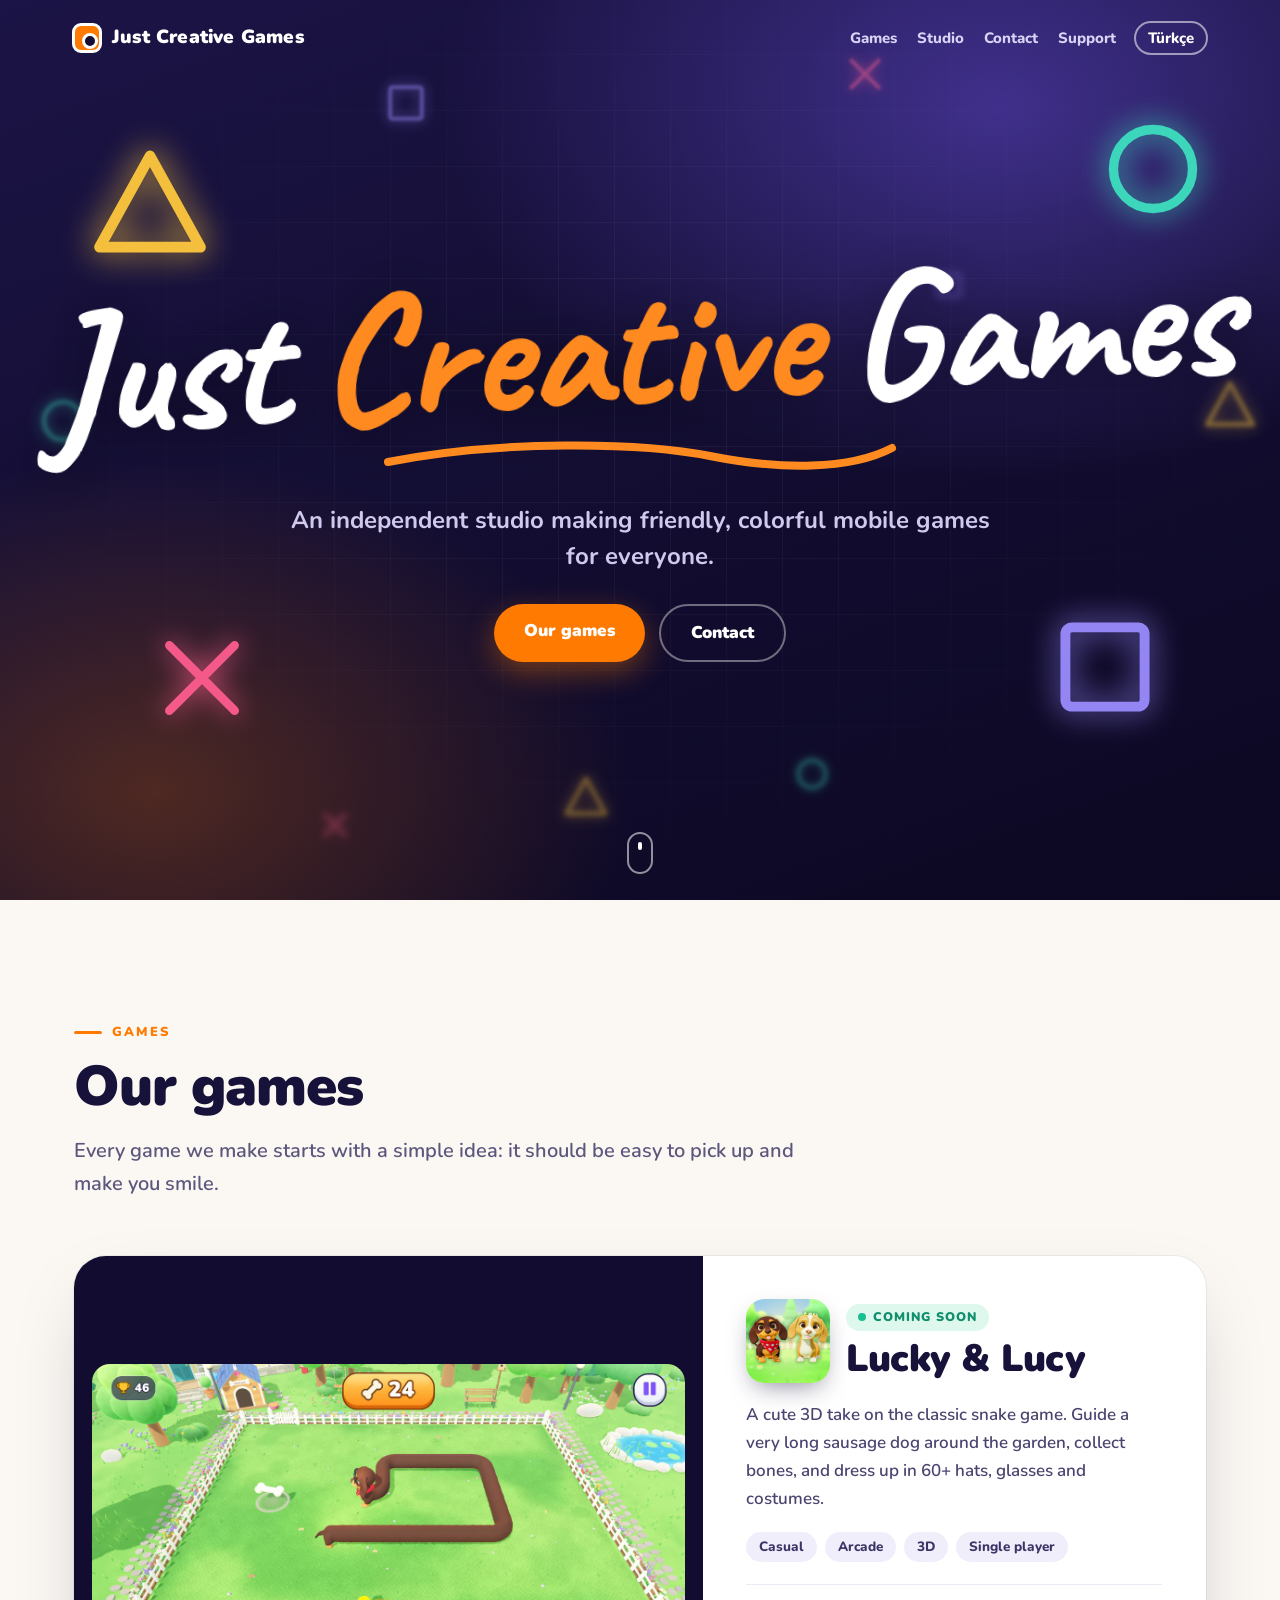
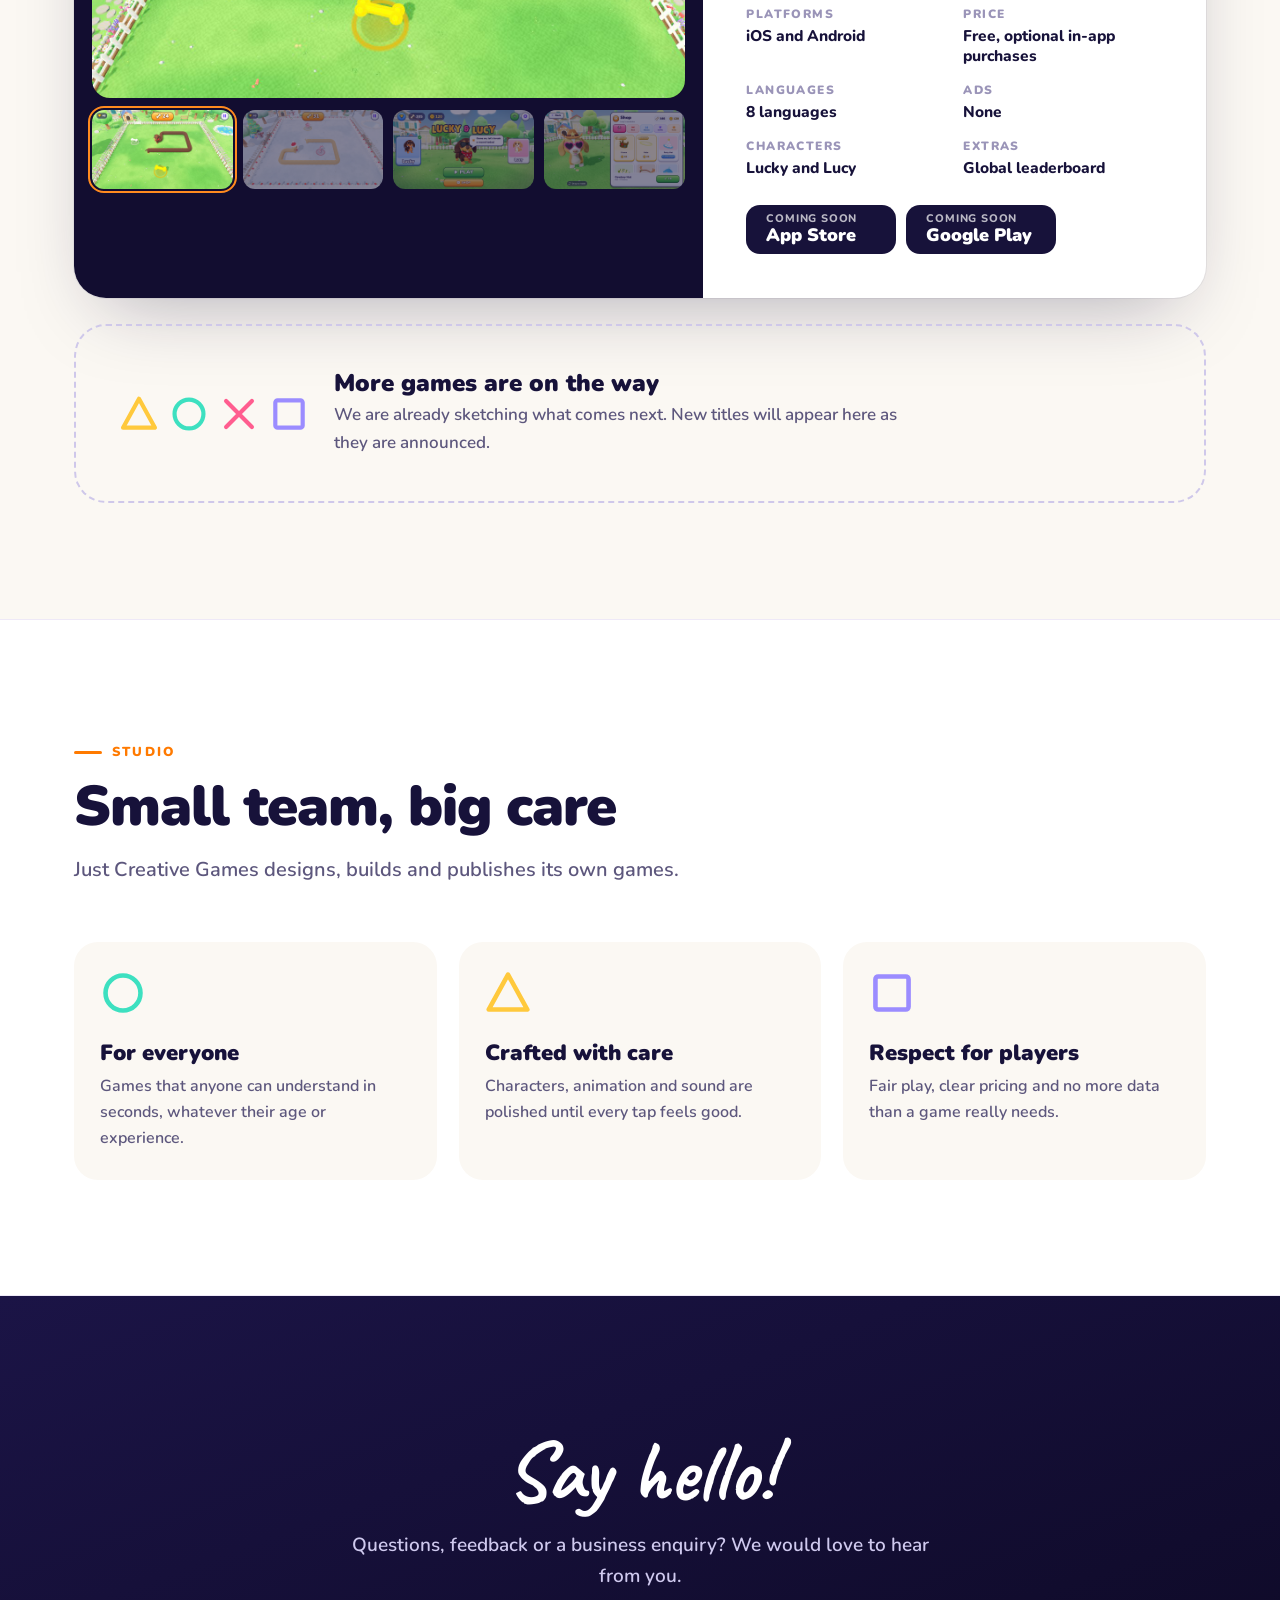
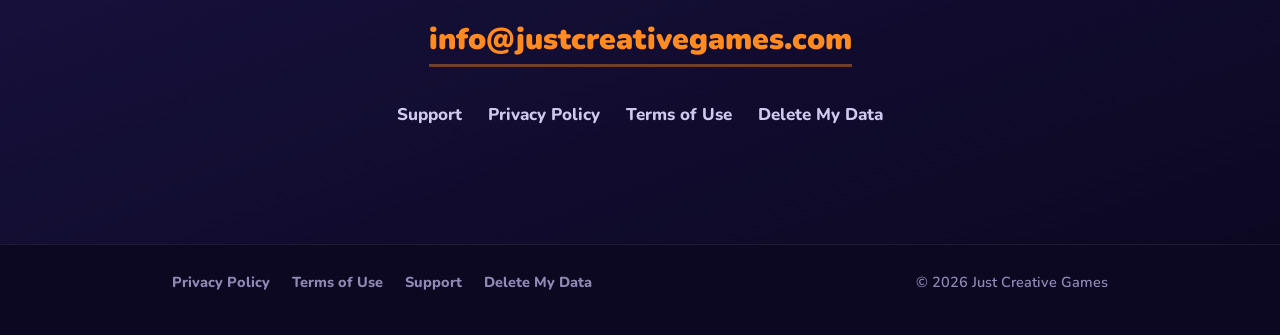
<file: index.html>
<!DOCTYPE html>
<html lang="en">
<head>
<meta charset="utf-8">
<meta name="viewport" content="width=device-width, initial-scale=1">
<title>Just Creative Games – Independent Game Studio</title>
<meta name="description" content="Just Creative Games is an independent studio making friendly, colorful mobile games. First title: Lucky &amp; Lucy.">
<link rel="alternate" hreflang="en" href="https://www.justcreativegames.com/">
<link rel="alternate" hreflang="tr" href="https://www.justcreativegames.com/tr.html">
<link rel="icon" type="image/png" href="favicon.png">
<link rel="apple-touch-icon" href="assets/apple-touch-icon.png">
<link rel="stylesheet" href="style.css">
<link rel="stylesheet" href="home.css">
</head>
<body class="home">
<header class="site"><div class="wrap"><a class="logo" href="index.html"><i></i>Just Creative Games</a><nav aria-label="Main"><a href="#games">Games</a><a href="#studio">Studio</a><a href="#contact">Contact</a><a href="support.html">Support</a><a class="lang" href="tr.html" hreflang="tr" lang="tr">Türkçe</a></nav></div></header>
<main><section class="hero2" aria-label="Just Creative Games"><div class="shape" style="--x:7%;--y:16%;--s:120px;--d:34px;--t:9s;--dl:0s;--o:0.95;--bl:0px;--r0:-10deg;--r1:8deg"><svg viewBox="0 0 100 100" aria-hidden="true" style="--c:#ffc93c"><polygon points="50,10 92,86 8,86"/></svg></div><div class="shape" style="--x:86%;--y:13%;--s:104px;--d:-28px;--t:11s;--dl:-3s;--o:0.95;--bl:0px;--r0:0deg;--r1:0deg"><svg viewBox="0 0 100 100" aria-hidden="true" style="--c:#3de0c0"><circle cx="50" cy="50" r="38"/></svg></div><div class="shape" style="--x:12%;--y:70%;--s:96px;--d:-22px;--t:10s;--dl:-5s;--o:0.95;--bl:0px;--r0:-12deg;--r1:14deg"><svg viewBox="0 0 100 100" aria-hidden="true" style="--c:#ff5d8f"><path d="M16 16 L84 84 M84 16 L16 84"/></svg></div><div class="shape" style="--x:82%;--y:68%;--s:110px;--d:30px;--t:12s;--dl:-2s;--o:0.95;--bl:0px;--r0:8deg;--r1:-10deg"><svg viewBox="0 0 100 100" aria-hidden="true" style="--c:#9b8cff"><rect x="14" y="14" width="72" height="72" rx="6"/></svg></div><div class="shape hm" style="--x:30%;--y:9%;--s:44px;--d:12px;--t:8s;--dl:-1s;--o:0.5;--bl:1.5px;--r0:20deg;--r1:40deg"><svg viewBox="0 0 100 100" aria-hidden="true" style="--c:#9b8cff"><rect x="14" y="14" width="72" height="72" rx="6"/></svg></div><div class="shape hm" style="--x:66%;--y:6%;--s:40px;--d:-12px;--t:9s;--dl:-6s;--o:0.5;--bl:1.5px;--r0:0deg;--r1:25deg"><svg viewBox="0 0 100 100" aria-hidden="true" style="--c:#ff5d8f"><path d="M16 16 L84 84 M84 16 L16 84"/></svg></div><div class="shape hm" style="--x:3%;--y:44%;--s:50px;--d:16px;--t:10s;--dl:-4s;--o:0.45;--bl:2px;--r0:0deg;--r1:0deg"><svg viewBox="0 0 100 100" aria-hidden="true" style="--c:#3de0c0"><circle cx="50" cy="50" r="38"/></svg></div><div class="shape hm" style="--x:94%;--y:42%;--s:54px;--d:-16px;--t:9s;--dl:-7s;--o:0.45;--bl:2px;--r0:12deg;--r1:-14deg"><svg viewBox="0 0 100 100" aria-hidden="true" style="--c:#ffc93c"><polygon points="50,10 92,86 8,86"/></svg></div><div class="shape hm" style="--x:44%;--y:86%;--s:46px;--d:10px;--t:11s;--dl:-2s;--o:0.4;--bl:2.5px;--r0:-20deg;--r1:6deg"><svg viewBox="0 0 100 100" aria-hidden="true" style="--c:#ffc93c"><polygon points="50,10 92,86 8,86"/></svg></div><div class="shape hm" style="--x:62%;--y:84%;--s:36px;--d:-10px;--t:8s;--dl:-3s;--o:0.4;--bl:2.5px;--r0:0deg;--r1:0deg"><svg viewBox="0 0 100 100" aria-hidden="true" style="--c:#3de0c0"><circle cx="50" cy="50" r="38"/></svg></div><div class="shape hm" style="--x:25%;--y:90%;--s:30px;--d:8px;--t:9s;--dl:-8s;--o:0.35;--bl:3px;--r0:10deg;--r1:40deg"><svg viewBox="0 0 100 100" aria-hidden="true" style="--c:#ff5d8f"><path d="M16 16 L84 84 M84 16 L16 84"/></svg></div><div class="shape hm" style="--x:73%;--y:30%;--s:30px;--d:-8px;--t:10s;--dl:-5s;--o:0.3;--bl:3px;--r0:-15deg;--r1:15deg"><svg viewBox="0 0 100 100" aria-hidden="true" style="--c:#9b8cff"><rect x="14" y="14" width="72" height="72" rx="6"/></svg></div>
<h1 class="title" aria-label="Just Creative Games"><svg class="w " viewBox="-20 -820 1406 1120" aria-hidden="true"><path pathLength="1" style="--i:0" d="M92 204Q69 217 42.0 216.0Q15 215 -9.5 204.0Q-34 193 -50 176Q-57 168 -55.5 146.5Q-54 125 -50 112Q-45 94 -37 94Q-26 94 -12 113Q16 138 43.5 127.0Q71 116 102 68Q108 53 121.0 25.0Q134 -3 148.5 -35.0Q163 -67 175.0 -94.5Q187 -122 191 -134L192 -138Q192 -141 196 -145Q197 -149 201.0 -161.0Q205 -173 209 -189Q213 -200 220.5 -222.0Q228 -244 236.5 -268.0Q245 -292 251 -308Q256 -329 263.5 -353.5Q271 -378 276 -391Q280 -399 288.0 -423.5Q296 -448 306 -477Q318 -516 327.5 -545.0Q337 -574 341.5 -591.5Q346 -609 344 -612L327 -609Q309 -606 288 -602Q271 -595 254 -593Q243 -592 240 -596Q238 -599 239 -604V-615Q236 -613 231.0 -619.0Q226 -625 222.0 -634.5Q218 -644 218 -649Q218 -657 241.5 -667.5Q265 -678 296 -682Q316 -685 344.5 -687.5Q373 -690 386 -692Q390 -695 404.0 -690.0Q418 -685 433.0 -678.0Q448 -671 453 -665Q459 -657 460.5 -648.0Q462 -639 458.0 -623.0Q454 -607 443.5 -577.5Q433 -548 414 -497Q392 -435 375.0 -384.5Q358 -334 344 -301Q341 -290 333.5 -269.0Q326 -248 319.0 -226.5Q312 -205 308 -191Q300 -172 293.0 -150.0Q286 -128 282 -115Q282 -107 278.0 -97.0Q274 -87 269 -82L262 -65Q255 -47 245 -23Q237 -3 227.5 21.5Q218 46 210 59Q205 71 198.0 81.5Q191 92 191 96V99Q190 102 186 102L183 104Q180 107 180 112Q178 118 167.0 131.0Q156 144 142.0 159.5Q128 175 114.0 187.0Q100 199 92 204Z"/><path pathLength="1" style="--i:1" d="M651 -2Q641 -12 635.0 -29.5Q629 -47 623 -70Q621 -78 621.5 -88.0Q622 -98 621 -104Q618 -97 611.5 -86.0Q605 -75 599 -70Q595 -66 581.0 -54.5Q567 -43 553 -36Q520 -15 494.5 -16.5Q469 -18 450 -42Q434 -55 424.0 -75.0Q414 -95 420 -123Q422 -158 430.0 -191.5Q438 -225 463 -281Q484 -322 495.0 -345.0Q506 -368 509 -372Q524 -377 546.0 -371.5Q568 -366 570 -352Q576 -342 570.0 -314.5Q564 -287 546 -252Q532 -218 519.5 -186.0Q507 -154 504.5 -132.0Q502 -110 516 -105Q525 -100 542.5 -106.0Q560 -112 584.0 -142.0Q608 -172 635 -237Q643 -257 647.0 -272.5Q651 -288 652 -307Q650 -319 658.5 -332.0Q667 -345 679 -352Q683 -357 690 -362Q695 -365 697 -363Q698 -363 699 -361L715 -362Q719 -363 724.0 -354.0Q729 -345 734 -341Q745 -332 744.0 -302.0Q743 -272 720 -218Q701 -177 694.5 -156.0Q688 -135 687 -115Q687 -97 690.0 -84.5Q693 -72 708 -59Q719 -52 720.5 -35.5Q722 -19 721 -7Q719 2 705.5 5.5Q692 9 676.5 7.0Q661 5 651 -2Z"/><path pathLength="1" style="--i:2" d="M838 6Q804 -8 788.5 -23.5Q773 -39 776 -51Q778 -57 783.0 -62.0Q788 -67 805.5 -66.5Q823 -66 860 -57Q871 -57 882.0 -58.0Q893 -59 902.5 -61.0Q912 -63 918 -66Q921 -67 922 -69Q922 -70 921 -72Q919 -75 914 -79Q910 -84 905.0 -85.5Q900 -87 896 -87Q894 -92 887.5 -97.0Q881 -102 872 -108Q850 -126 832.0 -140.0Q814 -154 818 -161V-166Q811 -166 805.0 -185.5Q799 -205 799 -221Q799 -241 807.5 -261.0Q816 -281 829.5 -299.0Q843 -317 857 -331Q876 -349 897.5 -366.5Q919 -384 944.5 -398.0Q970 -412 1001 -420Q1015 -423 1033.0 -423.0Q1051 -423 1059 -418Q1067 -423 1079.0 -415.5Q1091 -408 1103.0 -395.0Q1115 -382 1121 -369Q1121 -357 1120.5 -339.5Q1120 -322 1118.0 -309.0Q1116 -296 1109 -296H1107Q1104 -295 1104 -290Q1104 -280 1089 -267Q1070 -254 1053.0 -246.0Q1036 -238 1027 -245Q1021 -249 1016.0 -253.0Q1011 -257 1007 -263L1005 -268Q1002 -272 1002.0 -276.0Q1002 -280 1005 -284L1008 -287Q1022 -300 1029.5 -311.0Q1037 -322 1040.0 -330.5Q1043 -339 1043 -344Q1043 -350 1040.5 -351.5Q1038 -353 1030 -353Q1025 -353 1008.5 -345.0Q992 -337 974.0 -325.5Q956 -314 946 -305Q942 -298 940.5 -296.0Q939 -294 935 -294Q935 -295 934 -296Q933 -296 930 -293Q925 -288 918.0 -279.0Q911 -270 904.0 -260.0Q897 -250 893 -244Q892 -235 888.5 -227.5Q885 -220 886 -212Q887 -202 896.0 -193.0Q905 -184 922 -170Q957 -144 974.5 -129.0Q992 -114 999.0 -105.0Q1006 -96 1008 -87Q1025 -56 1012.0 -33.5Q999 -11 972 1Q962 6 937.0 10.5Q912 15 884.5 14.5Q857 14 838 6Z"/><path pathLength="1" style="--i:3" d="M1206 1Q1195 -1 1182.0 -12.5Q1169 -24 1158.5 -38.5Q1148 -53 1145 -63Q1145 -65 1143 -68L1140 -71Q1136 -74 1135.5 -97.5Q1135 -121 1138.0 -150.0Q1141 -179 1145 -196Q1150 -212 1160.0 -239.5Q1170 -267 1177 -289L1204 -347L1164 -358Q1157 -360 1152.5 -366.0Q1148 -372 1148 -376Q1148 -384 1157.0 -399.0Q1166 -414 1170 -414Q1175 -413 1188.5 -413.0Q1202 -413 1215.0 -414.0Q1228 -415 1231 -416Q1235 -418 1239.0 -421.5Q1243 -425 1245 -432Q1250 -443 1254.0 -449.0Q1258 -455 1265 -467Q1272 -480 1276.5 -489.0Q1281 -498 1291 -514Q1296 -521 1302.0 -531.0Q1308 -541 1317 -548Q1326 -556 1346.5 -559.5Q1367 -563 1382 -550Q1390 -540 1391.0 -531.0Q1392 -522 1383 -508Q1375 -491 1364.5 -477.5Q1354 -464 1345 -447Q1332 -429 1336 -424Q1337 -423 1339 -422Q1349 -419 1395 -426Q1424 -431 1437.0 -420.0Q1450 -409 1452 -392Q1455 -368 1447.0 -363.0Q1439 -358 1401 -358Q1377 -354 1360.0 -353.5Q1343 -353 1335 -353Q1322 -352 1318.0 -352.0Q1314 -352 1306.0 -350.0Q1298 -348 1294.5 -343.5Q1291 -339 1287 -331Q1283 -327 1275.0 -310.0Q1267 -293 1255 -273Q1241 -231 1231.5 -192.5Q1222 -154 1215 -116Q1212 -97 1216.5 -88.5Q1221 -80 1242 -78Q1253 -77 1274.0 -78.5Q1295 -80 1309 -84Q1320 -89 1332.0 -94.5Q1344 -100 1354 -106Q1363 -111 1372 -117L1381 -122Q1383 -125 1385 -125Q1389 -126 1396 -120Q1405 -109 1409 -97Q1409 -85 1404.0 -68.5Q1399 -52 1367 -34Q1322 -6 1277.0 0.0Q1232 6 1206 1Z"/></svg><svg class="w o" viewBox="-20 -820 2849 1120" aria-hidden="true"><path pathLength="1" style="--i:4" d="M221 66Q206 60 186.0 49.5Q166 39 148.0 22.0Q130 5 120 -19Q110 -48 106.5 -76.0Q103 -104 104 -141Q104 -193 111.5 -231.5Q119 -270 135 -310Q137 -313 142.5 -327.5Q148 -342 155.5 -359.0Q163 -376 167 -385Q175 -402 191.5 -430.5Q208 -459 227 -486Q256 -529 276.0 -556.5Q296 -584 314.5 -603.0Q333 -622 355.5 -640.0Q378 -658 412 -681Q434 -697 468.5 -701.0Q503 -705 536.0 -690.5Q569 -676 585 -636Q596 -615 595.0 -583.5Q594 -552 583.0 -516.5Q572 -481 555.0 -450.0Q538 -419 517 -400Q504 -388 482.5 -396.0Q461 -404 447 -417Q438 -434 437.5 -437.0Q437 -440 441 -441Q447 -448 457.0 -465.0Q467 -482 477.0 -501.5Q487 -521 491 -533Q499 -575 502.0 -588.5Q505 -602 496 -611Q492 -615 484.5 -614.0Q477 -613 460 -604Q437 -594 405.5 -563.5Q374 -533 343 -491Q303 -438 276.0 -397.0Q249 -356 235 -313Q233 -309 229 -298L224 -287Q225 -283 221.0 -267.5Q217 -252 212 -241Q201 -195 199.0 -152.5Q197 -110 204.5 -78.5Q212 -47 227 -32Q240 -23 260.0 -26.0Q280 -29 306.0 -40.0Q332 -51 362 -64Q386 -74 406.0 -86.0Q426 -98 436 -107Q444 -113 456.5 -119.5Q469 -126 478 -126Q492 -131 499.0 -118.0Q506 -105 506 -85Q506 -71 486.0 -51.0Q466 -31 442 -17Q434 -9 420.5 -2.5Q407 4 393 9Q372 25 341.0 40.0Q310 55 278.5 63.0Q247 71 221 66Z"/><path pathLength="1" style="--i:5" d="M596 -27Q587 -34 576.5 -45.0Q566 -56 569 -76Q572 -104 577.0 -125.5Q582 -147 589 -175Q591 -187 599.5 -216.0Q608 -245 620.0 -279.0Q632 -313 645.0 -343.5Q658 -374 668 -389Q679 -399 700.5 -399.0Q722 -399 730 -391Q741 -382 737.0 -359.5Q733 -337 709 -290Q704 -278 696.5 -264.5Q689 -251 686 -243Q684 -237 686 -235Q686 -235 688 -235Q694 -246 710.0 -260.5Q726 -275 744.0 -289.0Q762 -303 778.0 -314.0Q794 -325 800 -328Q808 -333 818.5 -336.5Q829 -340 833 -342Q856 -353 883.5 -350.5Q911 -348 917 -333Q918 -325 924 -321L929 -317Q933 -317 934 -314V-311Q934 -304 920.5 -291.0Q907 -278 891 -277Q878 -276 868.0 -272.0Q858 -268 844 -262Q806 -240 775.5 -223.0Q745 -206 713 -171Q706 -163 698.0 -156.0Q690 -149 682 -136Q677 -131 672.0 -114.0Q667 -97 663.5 -81.5Q660 -66 660 -63L657 -54Q654 -44 647 -35Q635 -19 623.5 -15.0Q612 -11 596 -27Z"/><path pathLength="1" style="--i:6" d="M1130 -20Q1100 -3 1066.5 -0.5Q1033 2 1004.0 -9.5Q975 -21 957 -44Q947 -57 938.0 -85.5Q929 -114 935 -163Q941 -209 963.5 -256.0Q986 -303 1019.0 -339.0Q1052 -375 1091 -388Q1105 -393 1119.5 -395.5Q1134 -398 1158 -396Q1181 -393 1199.0 -384.5Q1217 -376 1225 -366Q1241 -350 1246.0 -335.0Q1251 -320 1250 -306Q1245 -274 1221.5 -237.0Q1198 -200 1156 -182Q1139 -175 1116.0 -173.0Q1093 -171 1053 -179Q1029 -184 1021.5 -174.0Q1014 -164 1015 -135Q1017 -117 1023.5 -103.5Q1030 -90 1048 -85Q1071 -81 1081.0 -84.5Q1091 -88 1106 -95Q1114 -100 1122 -106L1137 -118Q1144 -124 1149 -127Q1154 -131 1159.0 -132.0Q1164 -133 1169 -133Q1180 -132 1190.0 -121.0Q1200 -110 1203 -100Q1203 -92 1193.0 -77.5Q1183 -63 1166.5 -47.5Q1150 -32 1130 -20ZM1117 -243Q1124 -246 1137.5 -257.0Q1151 -268 1162.0 -280.5Q1173 -293 1173 -300Q1173 -311 1158.5 -319.0Q1144 -327 1121 -322Q1113 -320 1102.0 -311.0Q1091 -302 1080.0 -290.5Q1069 -279 1061.0 -268.5Q1053 -258 1050 -252Q1054 -247 1066.0 -244.0Q1078 -241 1092.5 -241.0Q1107 -241 1117 -243Z"/><path pathLength="1" style="--i:7" d="M1295 -21Q1291 -29 1277.5 -37.0Q1264 -45 1264.0 -49.0Q1264 -53 1259.5 -61.5Q1255 -70 1251 -74Q1246 -80 1254.0 -103.5Q1262 -127 1278.0 -161.0Q1294 -195 1313 -230Q1321 -238 1329.0 -251.0Q1337 -264 1341 -268Q1341 -272 1344.0 -275.5Q1347 -279 1351 -279L1359 -295Q1361 -299 1371.5 -311.0Q1382 -323 1397.0 -337.5Q1412 -352 1427.5 -365.0Q1443 -378 1453 -384Q1474 -398 1496.5 -397.0Q1519 -396 1535 -383Q1538 -380 1548.5 -371.0Q1559 -362 1572.5 -351.0Q1586 -340 1596 -331L1633 -298L1616 -248Q1603 -208 1609.5 -178.0Q1616 -148 1628 -126Q1633 -115 1641.5 -109.0Q1650 -103 1664 -101Q1672 -100 1679.0 -95.0Q1686 -90 1686 -79Q1686 -55 1677.5 -44.5Q1669 -34 1659 -32Q1626 -28 1596.0 -39.0Q1566 -50 1542 -96Q1538 -102 1531.5 -118.5Q1525 -135 1524 -140Q1520 -135 1513.5 -127.5Q1507 -120 1501 -114Q1430 -42 1379.5 -20.5Q1329 1 1295 -21ZM1350 -104Q1357 -103 1372.0 -111.5Q1387 -120 1412 -140Q1446 -169 1468.0 -188.0Q1490 -207 1511 -237L1533 -273Q1523 -296 1515.0 -303.0Q1507 -310 1499 -310Q1486 -310 1468.0 -293.5Q1450 -277 1427.5 -245.5Q1405 -214 1377 -167Q1364 -145 1357 -125Z"/><path pathLength="1" style="--i:8" d="M1788 1Q1777 -1 1764.0 -12.5Q1751 -24 1740.5 -38.5Q1730 -53 1727 -63Q1727 -65 1725 -68L1722 -71Q1718 -74 1717.5 -97.5Q1717 -121 1720.0 -150.0Q1723 -179 1727 -196Q1732 -212 1742.0 -239.5Q1752 -267 1759 -289L1786 -347L1746 -358Q1739 -360 1734.5 -366.0Q1730 -372 1730 -376Q1730 -384 1739.0 -399.0Q1748 -414 1752 -414Q1757 -413 1770.5 -413.0Q1784 -413 1797.0 -414.0Q1810 -415 1813 -416Q1817 -418 1821.0 -421.5Q1825 -425 1827 -432Q1832 -443 1836.0 -449.0Q1840 -455 1847 -467Q1854 -480 1858.5 -489.0Q1863 -498 1873 -514Q1878 -521 1884.0 -531.0Q1890 -541 1899 -548Q1908 -556 1928.5 -559.5Q1949 -563 1964 -550Q1972 -540 1973.0 -531.0Q1974 -522 1965 -508Q1957 -491 1946.5 -477.5Q1936 -464 1927 -447Q1914 -429 1918 -424Q1919 -423 1921 -422Q1931 -419 1977 -426Q2006 -431 2019.0 -420.0Q2032 -409 2034 -392Q2037 -368 2029.0 -363.0Q2021 -358 1983 -358Q1959 -354 1942.0 -353.5Q1925 -353 1917 -353Q1904 -352 1900.0 -352.0Q1896 -352 1888.0 -350.0Q1880 -348 1876.5 -343.5Q1873 -339 1869 -331Q1865 -327 1857.0 -310.0Q1849 -293 1837 -273Q1823 -231 1813.5 -192.5Q1804 -154 1797 -116Q1794 -97 1798.5 -88.5Q1803 -80 1824 -78Q1835 -77 1856.0 -78.5Q1877 -80 1891 -84Q1902 -89 1914.0 -94.5Q1926 -100 1936 -106Q1945 -111 1954 -117L1963 -122Q1965 -125 1967 -125Q1971 -126 1978 -120Q1987 -109 1991 -97Q1991 -85 1986.0 -68.5Q1981 -52 1949 -34Q1904 -6 1859.0 0.0Q1814 6 1788 1Z"/><path pathLength="1" style="--i:9" d="M2051 -17Q2043 -25 2039.5 -41.0Q2036 -57 2037.0 -72.5Q2038 -88 2042 -96Q2042 -104 2044.5 -108.5Q2047 -113 2046 -117Q2045 -121 2048.0 -131.0Q2051 -141 2054 -150Q2061 -166 2070.0 -191.5Q2079 -217 2088.0 -243.5Q2097 -270 2103.0 -289.5Q2109 -309 2110 -313Q2110 -325 2126 -326Q2138 -330 2155.0 -316.0Q2172 -302 2182 -286Q2190 -278 2188.0 -265.0Q2186 -252 2175 -228Q2171 -220 2165.5 -201.5Q2160 -183 2158 -171Q2154 -163 2148.5 -148.5Q2143 -134 2139 -121Q2137 -116 2135.0 -102.5Q2133 -89 2130.0 -75.0Q2127 -61 2122 -53Q2113 -12 2090.5 -5.0Q2068 2 2051 -17ZM2159 -418Q2148 -426 2142.5 -437.5Q2137 -449 2136.5 -458.0Q2136 -467 2138 -469Q2148 -480 2155.5 -498.0Q2163 -516 2172 -531Q2174 -534 2177.5 -539.5Q2181 -545 2185 -546Q2197 -554 2218.5 -545.0Q2240 -536 2250 -520Q2259 -501 2255.5 -481.0Q2252 -461 2234 -439Q2219 -419 2196.0 -413.5Q2173 -408 2159 -418Z"/><path pathLength="1" style="--i:10" d="M2323 -53Q2316 -59 2304.5 -89.0Q2293 -119 2282.5 -159.0Q2272 -199 2266 -233Q2262 -253 2257.5 -267.0Q2253 -281 2250 -290Q2245 -308 2253.5 -328.0Q2262 -348 2274 -355Q2279 -358 2292.5 -359.5Q2306 -361 2310 -360Q2322 -356 2332.0 -323.5Q2342 -291 2350 -238Q2354 -207 2356.5 -192.5Q2359 -178 2359 -174Q2363 -166 2365 -155Q2365 -149 2368 -148Q2370 -147 2374 -151Q2378 -155 2386.5 -165.0Q2395 -175 2407 -191Q2428 -219 2440.5 -237.5Q2453 -256 2469 -276Q2476 -286 2488.0 -298.0Q2500 -310 2512.0 -320.5Q2524 -331 2532 -333Q2556 -337 2561.5 -315.5Q2567 -294 2547 -266Q2539 -254 2534.5 -243.5Q2530 -233 2526 -229Q2518 -213 2501.0 -188.5Q2484 -164 2468.0 -143.5Q2452 -123 2446 -117Q2442 -113 2428.5 -102.0Q2415 -91 2403 -74Q2379 -51 2357.0 -46.0Q2335 -41 2323 -53Z"/><path pathLength="1" style="--i:11" d="M2768 -20Q2738 -3 2704.5 -0.5Q2671 2 2642.0 -9.5Q2613 -21 2595 -44Q2585 -57 2576.0 -85.5Q2567 -114 2573 -163Q2579 -209 2601.5 -256.0Q2624 -303 2657.0 -339.0Q2690 -375 2729 -388Q2743 -393 2757.5 -395.5Q2772 -398 2796 -396Q2819 -393 2837.0 -384.5Q2855 -376 2863 -366Q2879 -350 2884.0 -335.0Q2889 -320 2888 -306Q2883 -274 2859.5 -237.0Q2836 -200 2794 -182Q2777 -175 2754.0 -173.0Q2731 -171 2691 -179Q2667 -184 2659.5 -174.0Q2652 -164 2653 -135Q2655 -117 2661.5 -103.5Q2668 -90 2686 -85Q2709 -81 2719.0 -84.5Q2729 -88 2744 -95Q2752 -100 2760 -106L2775 -118Q2782 -124 2787 -127Q2792 -131 2797.0 -132.0Q2802 -133 2807 -133Q2818 -132 2828.0 -121.0Q2838 -110 2841 -100Q2841 -92 2831.0 -77.5Q2821 -63 2804.5 -47.5Q2788 -32 2768 -20ZM2755 -243Q2762 -246 2775.5 -257.0Q2789 -268 2800.0 -280.5Q2811 -293 2811 -300Q2811 -311 2796.5 -319.0Q2782 -327 2759 -322Q2751 -320 2740.0 -311.0Q2729 -302 2718.0 -290.5Q2707 -279 2699.0 -268.5Q2691 -258 2688 -252Q2692 -247 2704.0 -244.0Q2716 -241 2730.5 -241.0Q2745 -241 2755 -243Z"/></svg><svg class="w " viewBox="-20 -820 2233 1120" aria-hidden="true"><path pathLength="1" style="--i:12" d="M159 46Q132 26 117.5 -11.5Q103 -49 104 -81Q103 -143 114.5 -209.0Q126 -275 145 -332Q158 -368 173.0 -405.0Q188 -442 204.0 -475.5Q220 -509 235 -532Q266 -585 298.5 -617.0Q331 -649 348 -659Q376 -673 415.0 -680.5Q454 -688 491 -680Q517 -673 542.5 -660.0Q568 -647 587 -628Q598 -618 604.0 -607.0Q610 -596 610 -584Q610 -569 596.0 -555.0Q582 -541 565.0 -536.0Q548 -531 539 -542Q526 -562 514.0 -572.5Q502 -583 489 -588Q478 -595 459.5 -595.0Q441 -595 420.0 -588.5Q399 -582 380 -566Q373 -560 361.5 -549.0Q350 -538 337.5 -522.5Q325 -507 315 -489Q287 -443 267.5 -395.5Q248 -348 233 -292Q226 -269 218.0 -235.5Q210 -202 203.5 -169.0Q197 -136 195 -111Q192 -76 197.0 -56.0Q202 -36 218.0 -29.5Q234 -23 263 -30Q289 -36 315.5 -50.5Q342 -65 367.0 -87.5Q392 -110 412 -141Q430 -175 441.5 -203.0Q453 -231 454 -248Q454 -255 450 -259Q446 -264 436 -263Q395 -262 370.5 -266.0Q346 -270 337 -286Q324 -289 323.5 -308.0Q323 -327 342 -339Q359 -348 389.0 -350.0Q419 -352 450.5 -348.5Q482 -345 501 -334Q523 -323 531.5 -301.5Q540 -280 540.5 -256.0Q541 -232 537 -211Q528 -176 512.5 -143.0Q497 -110 471 -76Q456 -55 430.0 -32.0Q404 -9 375.5 9.5Q347 28 322 39Q282 57 238.5 65.0Q195 73 159 46Z"/><path pathLength="1" style="--i:13" d="M618 -21Q614 -29 600.5 -37.0Q587 -45 587.0 -49.0Q587 -53 582.5 -61.5Q578 -70 574 -74Q569 -80 577.0 -103.5Q585 -127 601.0 -161.0Q617 -195 636 -230Q644 -238 652.0 -251.0Q660 -264 664 -268Q664 -272 667.0 -275.5Q670 -279 674 -279L682 -295Q684 -299 694.5 -311.0Q705 -323 720.0 -337.5Q735 -352 750.5 -365.0Q766 -378 776 -384Q797 -398 819.5 -397.0Q842 -396 858 -383Q861 -380 871.5 -371.0Q882 -362 895.5 -351.0Q909 -340 919 -331L956 -298L939 -248Q926 -208 932.5 -178.0Q939 -148 951 -126Q956 -115 964.5 -109.0Q973 -103 987 -101Q995 -100 1002.0 -95.0Q1009 -90 1009 -79Q1009 -55 1000.5 -44.5Q992 -34 982 -32Q949 -28 919.0 -39.0Q889 -50 865 -96Q861 -102 854.5 -118.5Q848 -135 847 -140Q843 -135 836.5 -127.5Q830 -120 824 -114Q753 -42 702.5 -20.5Q652 1 618 -21ZM673 -104Q680 -103 695.0 -111.5Q710 -120 735 -140Q769 -169 791.0 -188.0Q813 -207 834 -237L856 -273Q846 -296 838.0 -303.0Q830 -310 822 -310Q809 -310 791.0 -293.5Q773 -277 750.5 -245.5Q728 -214 700 -167Q687 -145 680 -125Z"/><path pathLength="1" style="--i:14" d="M1506 -24Q1499 -26 1484.0 -37.0Q1469 -48 1457.5 -70.0Q1446 -92 1447 -127Q1448 -157 1452 -170Q1454 -179 1451 -182Q1450 -183 1448 -183Q1443 -184 1428.0 -174.0Q1413 -164 1389.0 -142.0Q1365 -120 1331 -84Q1319 -74 1304.5 -59.5Q1290 -45 1275.5 -38.0Q1261 -31 1250 -41L1240 -50Q1233 -56 1228.0 -66.0Q1223 -76 1225 -83L1253 -161Q1265 -187 1269.5 -199.0Q1274 -211 1274 -214Q1273 -215 1273 -215Q1272 -217 1268 -216Q1262 -215 1251.0 -205.5Q1240 -196 1236 -190Q1232 -190 1225.5 -182.0Q1219 -174 1213.0 -168.0Q1207 -162 1192.0 -145.5Q1177 -129 1160 -111Q1147 -99 1130.0 -79.0Q1113 -59 1100.0 -43.0Q1087 -27 1084 -27Q1066 -28 1051.5 -39.0Q1037 -50 1032 -66Q1026 -77 1031.0 -106.5Q1036 -136 1050 -201Q1054 -216 1057.5 -227.0Q1061 -238 1065.0 -249.0Q1069 -260 1074.5 -274.0Q1080 -288 1089 -308Q1094 -322 1093.0 -334.5Q1092 -347 1091 -355Q1091 -370 1100.5 -379.0Q1110 -388 1122.0 -391.5Q1134 -395 1141 -393Q1169 -390 1179.0 -373.0Q1189 -356 1190 -340Q1191 -325 1186.0 -313.0Q1181 -301 1178 -293L1167 -266Q1157 -243 1152.5 -232.5Q1148 -222 1147.5 -218.5Q1147 -215 1147 -212Q1147 -212 1147 -211Q1149 -210 1156 -215Q1164 -221 1175.5 -231.5Q1187 -242 1197 -250Q1215 -265 1235.5 -280.5Q1256 -296 1276.0 -308.0Q1296 -320 1309 -324Q1326 -321 1340.5 -307.0Q1355 -293 1359 -283Q1364 -268 1360.5 -256.0Q1357 -244 1355 -234Q1354 -230 1351.0 -219.0Q1348 -208 1345 -199L1342 -189L1348 -195Q1354 -201 1364.0 -209.5Q1374 -218 1384 -225Q1434 -263 1463.5 -273.5Q1493 -284 1514 -256Q1526 -245 1529.5 -226.0Q1533 -207 1533 -175Q1534 -162 1535.5 -146.0Q1537 -130 1539.5 -118.0Q1542 -106 1544 -103Q1547 -99 1555.0 -95.5Q1563 -92 1570 -90Q1584 -83 1585.5 -64.5Q1587 -46 1571 -36Q1556 -27 1539.5 -25.0Q1523 -23 1506 -24Z"/><path pathLength="1" style="--i:15" d="M1802 -20Q1772 -3 1738.5 -0.5Q1705 2 1676.0 -9.5Q1647 -21 1629 -44Q1619 -57 1610.0 -85.5Q1601 -114 1607 -163Q1613 -209 1635.5 -256.0Q1658 -303 1691.0 -339.0Q1724 -375 1763 -388Q1777 -393 1791.5 -395.5Q1806 -398 1830 -396Q1853 -393 1871.0 -384.5Q1889 -376 1897 -366Q1913 -350 1918.0 -335.0Q1923 -320 1922 -306Q1917 -274 1893.5 -237.0Q1870 -200 1828 -182Q1811 -175 1788.0 -173.0Q1765 -171 1725 -179Q1701 -184 1693.5 -174.0Q1686 -164 1687 -135Q1689 -117 1695.5 -103.5Q1702 -90 1720 -85Q1743 -81 1753.0 -84.5Q1763 -88 1778 -95Q1786 -100 1794 -106L1809 -118Q1816 -124 1821 -127Q1826 -131 1831.0 -132.0Q1836 -133 1841 -133Q1852 -132 1862.0 -121.0Q1872 -110 1875 -100Q1875 -92 1865.0 -77.5Q1855 -63 1838.5 -47.5Q1822 -32 1802 -20ZM1789 -243Q1796 -246 1809.5 -257.0Q1823 -268 1834.0 -280.5Q1845 -293 1845 -300Q1845 -311 1830.5 -319.0Q1816 -327 1793 -322Q1785 -320 1774.0 -311.0Q1763 -302 1752.0 -290.5Q1741 -279 1733.0 -268.5Q1725 -258 1722 -252Q1726 -247 1738.0 -244.0Q1750 -241 1764.5 -241.0Q1779 -241 1789 -243Z"/><path pathLength="1" style="--i:16" d="M1996 6Q1962 -8 1946.5 -23.5Q1931 -39 1934 -51Q1936 -57 1941.0 -62.0Q1946 -67 1963.5 -66.5Q1981 -66 2018 -57Q2029 -57 2040.0 -58.0Q2051 -59 2060.5 -61.0Q2070 -63 2076 -66Q2079 -67 2080 -69Q2080 -70 2079 -72Q2077 -75 2072 -79Q2068 -84 2063.0 -85.5Q2058 -87 2054 -87Q2052 -92 2045.5 -97.0Q2039 -102 2030 -108Q2008 -126 1990.0 -140.0Q1972 -154 1976 -161V-166Q1969 -166 1963.0 -185.5Q1957 -205 1957 -221Q1957 -241 1965.5 -261.0Q1974 -281 1987.5 -299.0Q2001 -317 2015 -331Q2034 -349 2055.5 -366.5Q2077 -384 2102.5 -398.0Q2128 -412 2159 -420Q2173 -423 2191.0 -423.0Q2209 -423 2217 -418Q2225 -423 2237.0 -415.5Q2249 -408 2261.0 -395.0Q2273 -382 2279 -369Q2279 -357 2278.5 -339.5Q2278 -322 2276.0 -309.0Q2274 -296 2267 -296H2265Q2262 -295 2262 -290Q2262 -280 2247 -267Q2228 -254 2211.0 -246.0Q2194 -238 2185 -245Q2179 -249 2174.0 -253.0Q2169 -257 2165 -263L2163 -268Q2160 -272 2160.0 -276.0Q2160 -280 2163 -284L2166 -287Q2180 -300 2187.5 -311.0Q2195 -322 2198.0 -330.5Q2201 -339 2201 -344Q2201 -350 2198.5 -351.5Q2196 -353 2188 -353Q2183 -353 2166.5 -345.0Q2150 -337 2132.0 -325.5Q2114 -314 2104 -305Q2100 -298 2098.5 -296.0Q2097 -294 2093 -294Q2093 -295 2092 -296Q2091 -296 2088 -293Q2083 -288 2076.0 -279.0Q2069 -270 2062.0 -260.0Q2055 -250 2051 -244Q2050 -235 2046.5 -227.5Q2043 -220 2044 -212Q2045 -202 2054.0 -193.0Q2063 -184 2080 -170Q2115 -144 2132.5 -129.0Q2150 -114 2157.0 -105.0Q2164 -96 2166 -87Q2183 -56 2170.0 -33.5Q2157 -11 2130 1Q2120 6 2095.0 10.5Q2070 15 2042.5 14.5Q2015 14 1996 6Z"/></svg></h1>
<svg class="swoosh" viewBox="0 0 520 40" aria-hidden="true"><path pathLength="1" d="M8 26 C120 4 260 6 330 20 S470 34 512 12"/></svg>
<p class="tagline">An independent studio making friendly, colorful mobile games for everyone.</p>
<div class="hbtns"><a class="pill p1" href="#games">Our games</a><a class="pill p2" href="#contact">Contact</a></div>
<span class="scroll" aria-hidden="true"></span>
</section>
<section class="sec" id="games"><div class="wrap2">
<div class="rv"><span class="eyebrow">Games</span><h2>Our games</h2><p class="sub">Every game we make starts with a simple idea: it should be easy to pick up and make you smile.</p></div>
<article class="gamecard rv">
<div class="gal"><div class="main"><img src="assets/shot-summer.jpg" width="1280" height="720" alt="Gameplay on the summer map" class="on"><img src="assets/shot-winter.jpg" width="1280" height="720" alt="Gameplay on the winter map" loading="lazy"><img src="assets/shot-lobby.jpg" width="1280" height="720" alt="Main menu with Lucky and Lucy" loading="lazy"><img src="assets/shot-shop.jpg" width="1280" height="720" alt="The shop with hats and outfits" loading="lazy"></div><div class="thumbs"><button type="button" aria-pressed="true" aria-label="Show screenshot 1"><img src="assets/shot-summer.jpg" width="1280" height="720" alt="" loading="lazy"></button><button type="button" aria-pressed="false" aria-label="Show screenshot 2"><img src="assets/shot-winter.jpg" width="1280" height="720" alt="" loading="lazy"></button><button type="button" aria-pressed="false" aria-label="Show screenshot 3"><img src="assets/shot-lobby.jpg" width="1280" height="720" alt="" loading="lazy"></button><button type="button" aria-pressed="false" aria-label="Show screenshot 4"><img src="assets/shot-shop.jpg" width="1280" height="720" alt="" loading="lazy"></button></div></div>
<div class="ginfo"><div class="gtop"><img src="assets/lucky-lucy-icon.png" width="512" height="512" alt=""><div><span class="status">Coming soon</span><h3>Lucky &amp; Lucy</h3></div></div>
<p>A cute 3D take on the classic snake game. Guide a very long sausage dog around the garden, collect bones, and dress up in 60+ hats, glasses and costumes.</p><ul class="tags"><li>Casual</li><li>Arcade</li><li>3D</li><li>Single player</li></ul><dl class="specs"><div><dt>Platforms</dt><dd>iOS and Android</dd></div><div><dt>Price</dt><dd>Free, optional in-app purchases</dd></div><div><dt>Languages</dt><dd>8 languages</dd></div><div><dt>Ads</dt><dd>None</dd></div><div><dt>Characters</dt><dd>Lucky and Lucy</dd></div><div><dt>Extras</dt><dd>Global leaderboard</dd></div></dl>
<div class="stores"><span class="badge"><small>Coming soon</small><b>App Store</b></span><span class="badge"><small>Coming soon</small><b>Google Play</b></span></div></div>
</article>
<div class="next rv"><div class="mini"><svg viewBox="0 0 100 100" aria-hidden="true" style="--c:#ffc93c"><polygon points="50,10 92,86 8,86"/></svg><svg viewBox="0 0 100 100" aria-hidden="true" style="--c:#3de0c0"><circle cx="50" cy="50" r="38"/></svg><svg viewBox="0 0 100 100" aria-hidden="true" style="--c:#ff5d8f"><path d="M16 16 L84 84 M84 16 L16 84"/></svg><svg viewBox="0 0 100 100" aria-hidden="true" style="--c:#9b8cff"><rect x="14" y="14" width="72" height="72" rx="6"/></svg></div><div><h3>More games are on the way</h3><p>We are already sketching what comes next. New titles will appear here as they are announced.</p></div></div>
</div></section>
<section class="sec studio" id="studio"><div class="wrap2">
<div class="rv"><span class="eyebrow">Studio</span><h2>Small team, big care</h2><p class="sub">Just Creative Games designs, builds and publishes its own games.</p></div>
<div class="pillars"><div class="pillar rv" style="--n:0"><svg viewBox="0 0 100 100" aria-hidden="true" style="--c:#3de0c0"><circle cx="50" cy="50" r="38"/></svg><h3>For everyone</h3><p>Games that anyone can understand in seconds, whatever their age or experience.</p></div><div class="pillar rv" style="--n:1"><svg viewBox="0 0 100 100" aria-hidden="true" style="--c:#ffc93c"><polygon points="50,10 92,86 8,86"/></svg><h3>Crafted with care</h3><p>Characters, animation and sound are polished until every tap feels good.</p></div><div class="pillar rv" style="--n:2"><svg viewBox="0 0 100 100" aria-hidden="true" style="--c:#9b8cff"><rect x="14" y="14" width="72" height="72" rx="6"/></svg><h3>Respect for players</h3><p>Fair play, clear pricing and no more data than a game really needs.</p></div></div></div></section>
<section class="sec contact" id="contact"><div class="wrap2 rv"><h2>Say hello!</h2><p>Questions, feedback or a business enquiry? We would love to hear from you.</p><a class="mail" href="mailto:info@justcreativegames.com">info@justcreativegames.com</a><div class="links"><a href="support.html">Support</a><a href="privacy.html">Privacy Policy</a><a href="terms.html">Terms of Use</a><a href="delete-data.html">Delete My Data</a></div></div></section></main>
<footer class="site"><div class="wrap"><a href="privacy.html">Privacy Policy</a><a href="terms.html">Terms of Use</a><a href="support.html">Support</a><a href="delete-data.html">Delete My Data</a><span class="copy">&copy; 2026 Just Creative Games</span></div></footer>
<script src="home.js"></script>
</body>
</html>
</file>
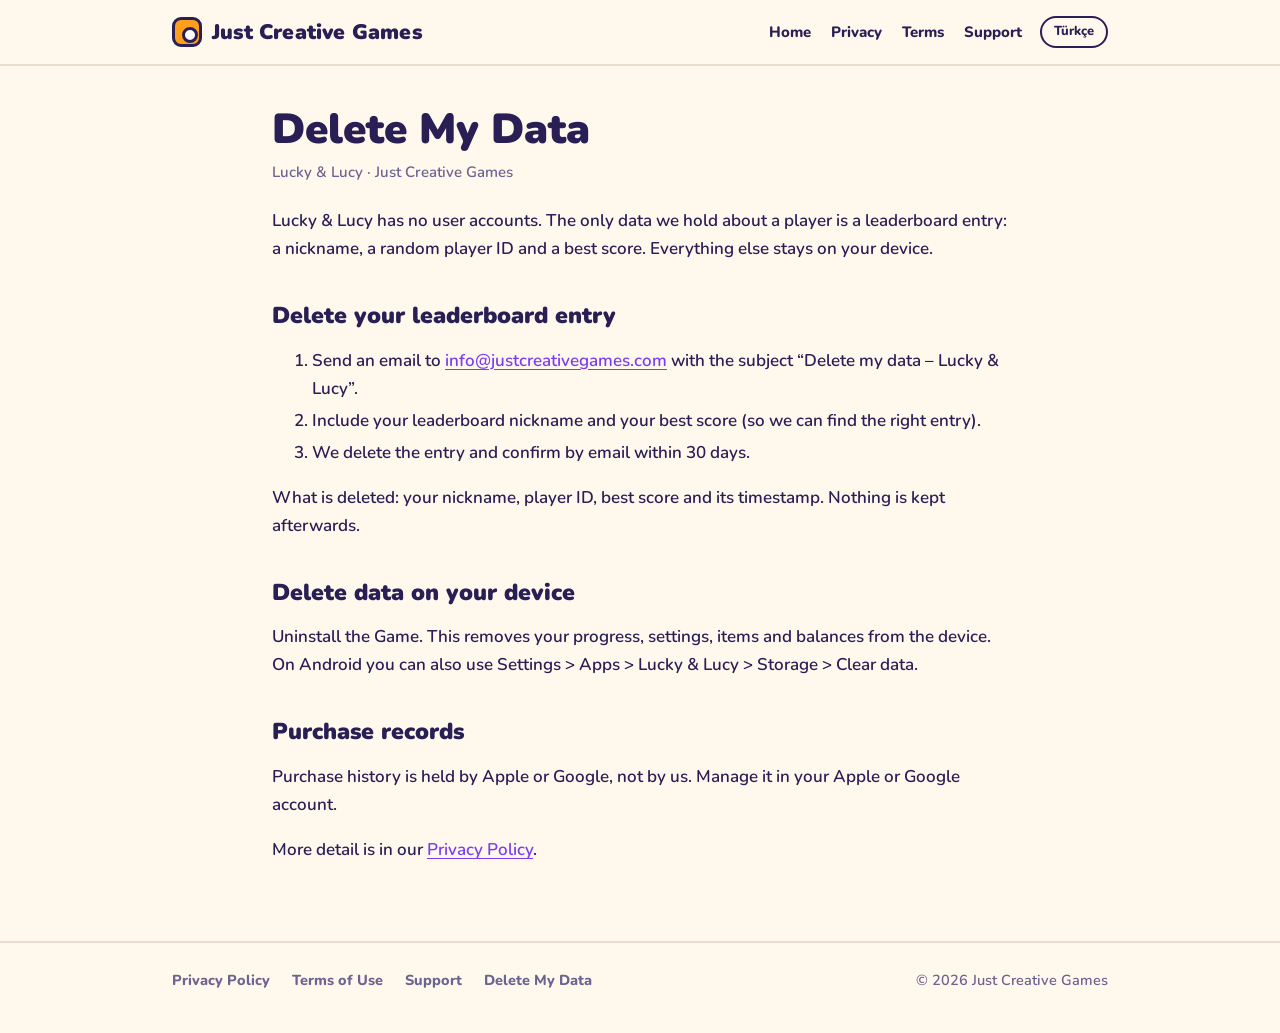
<file: delete-data.html>
<!DOCTYPE html>
<html lang="en">
<head>
<meta charset="utf-8">
<meta name="viewport" content="width=device-width, initial-scale=1">
<title>Delete My Data – Lucky &amp; Lucy</title>
<meta name="description" content="How to delete your Lucky &amp; Lucy data.">
<link rel="alternate" hreflang="en" href="https://www.justcreativegames.com/delete-data.html">
<link rel="alternate" hreflang="tr" href="https://www.justcreativegames.com/veri-silme.html">
<link rel="icon" type="image/png" href="favicon.png">
<link rel="apple-touch-icon" href="assets/apple-touch-icon.png">
<link rel="stylesheet" href="style.css">
</head>
<body>
<header class="site"><div class="wrap"><a class="logo" href="index.html"><i></i>Just Creative Games</a><nav aria-label="Main"><a href="index.html">Home</a><a href="privacy.html">Privacy</a><a href="terms.html">Terms</a><a href="support.html">Support</a><a class="lang" href="veri-silme.html" hreflang="tr" lang="tr">Türkçe</a></nav></div></header>
<main class="doc"><div class="wrap"><h1>Delete My Data</h1><p class="meta">Lucky &amp; Lucy &middot; Just Creative Games</p>
<p>Lucky &amp; Lucy has no user accounts. The only data we hold about a player is a leaderboard entry: a nickname, a random player ID and a best score. Everything else stays on your device.</p>
<h2>Delete your leaderboard entry</h2>
<ol><li>Send an email to <a href="mailto:info@justcreativegames.com">info@justcreativegames.com</a> with the subject “Delete my data – Lucky &amp; Lucy”.</li><li>Include your leaderboard nickname and your best score (so we can find the right entry).</li><li>We delete the entry and confirm by email within 30 days.</li></ol>
<p>What is deleted: your nickname, player ID, best score and its timestamp. Nothing is kept afterwards.</p>
<h2>Delete data on your device</h2>
<p>Uninstall the Game. This removes your progress, settings, items and balances from the device. On Android you can also use Settings &gt; Apps &gt; Lucky &amp; Lucy &gt; Storage &gt; Clear data.</p>
<h2>Purchase records</h2>
<p>Purchase history is held by Apple or Google, not by us. Manage it in your Apple or Google account.</p>
<p>More detail is in our <a href="privacy.html">Privacy Policy</a>.</p></div></main>
<footer class="site"><div class="wrap"><a href="privacy.html">Privacy Policy</a><a href="terms.html">Terms of Use</a><a href="support.html">Support</a><a href="delete-data.html">Delete My Data</a><span class="copy">&copy; 2026 Just Creative Games</span></div></footer>
</body>
</html>
</file>
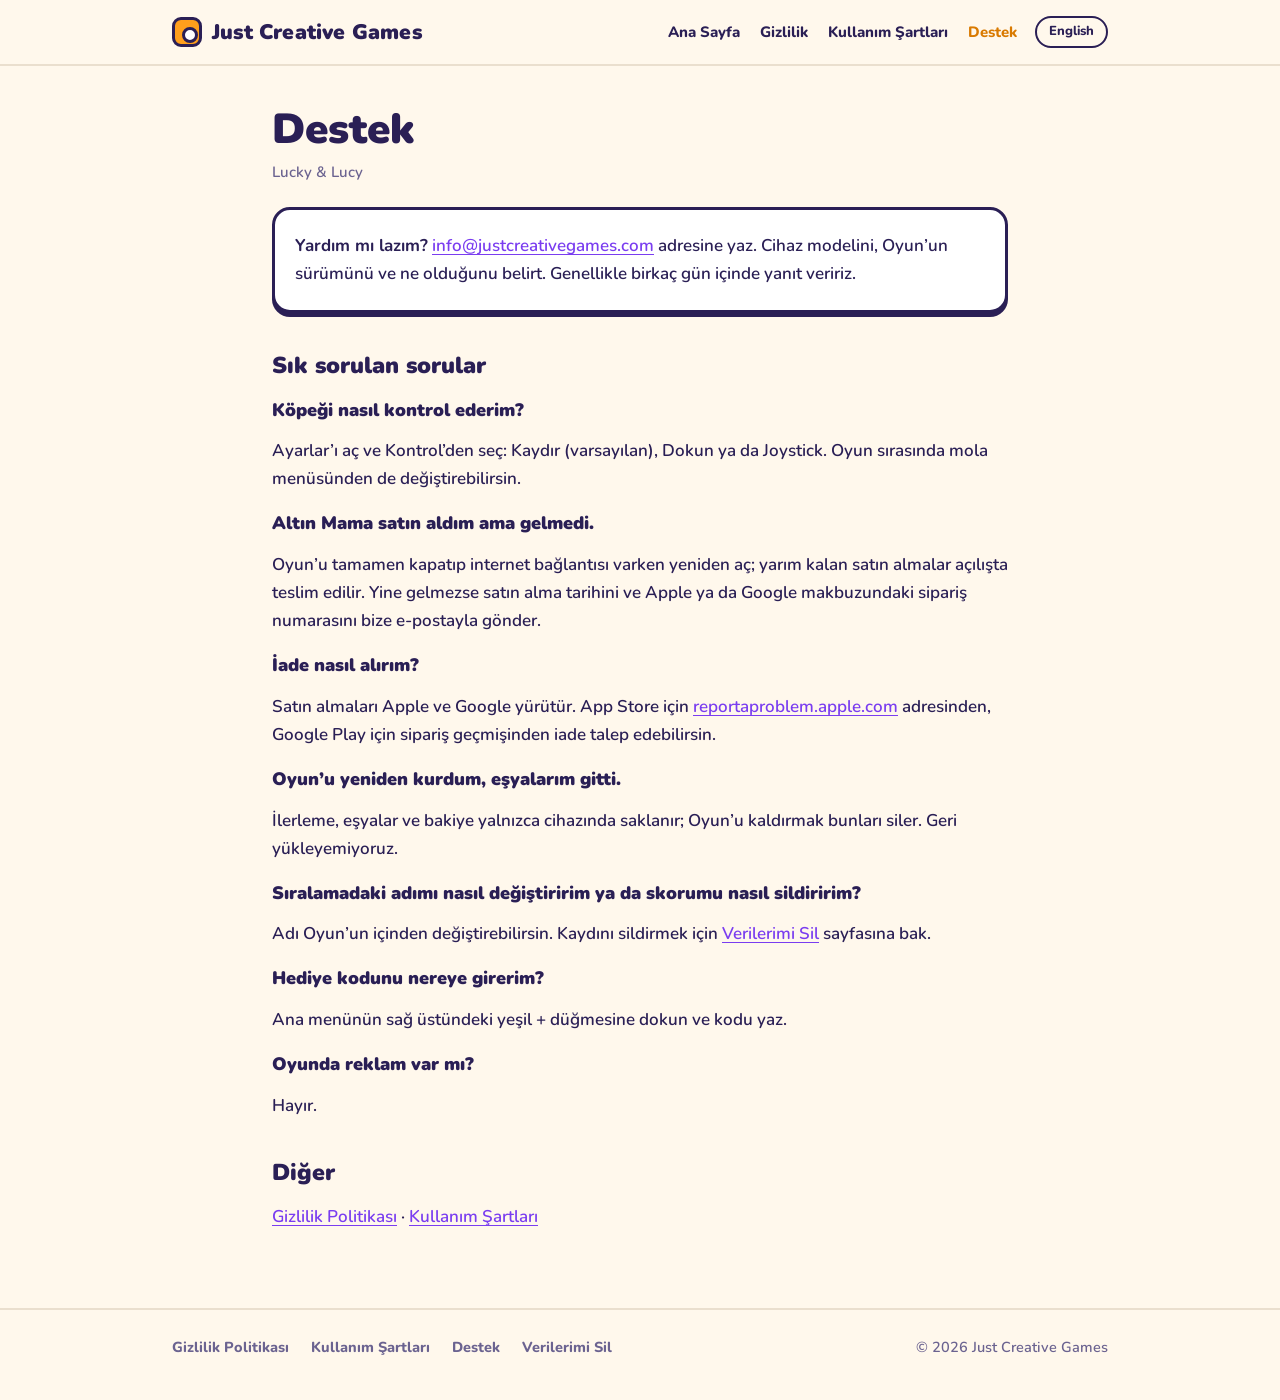
<file: destek.html>
<!DOCTYPE html>
<html lang="tr">
<head>
<meta charset="utf-8">
<meta name="viewport" content="width=device-width, initial-scale=1">
<title>Destek – Lucky &amp; Lucy</title>
<meta name="description" content="Lucky &amp; Lucy için yardım ve iletişim.">
<link rel="alternate" hreflang="tr" href="https://www.justcreativegames.com/destek.html">
<link rel="alternate" hreflang="en" href="https://www.justcreativegames.com/support.html">
<link rel="icon" type="image/png" href="favicon.png">
<link rel="apple-touch-icon" href="assets/apple-touch-icon.png">
<link rel="stylesheet" href="style.css">
</head>
<body>
<header class="site"><div class="wrap"><a class="logo" href="tr.html"><i></i>Just Creative Games</a><nav aria-label="Ana menü"><a href="tr.html">Ana Sayfa</a><a href="gizlilik.html">Gizlilik</a><a href="kullanim-sartlari.html">Kullanım Şartları</a><a href="destek.html" aria-current="page">Destek</a><a class="lang" href="support.html" hreflang="en" lang="en">English</a></nav></div></header>
<main class="doc"><div class="wrap"><h1>Destek</h1><p class="meta">Lucky &amp; Lucy</p>
<div class="box"><p><strong>Yardım mı lazım?</strong> <a href="mailto:info@justcreativegames.com">info@justcreativegames.com</a> adresine yaz. Cihaz modelini, Oyun’un sürümünü ve ne olduğunu belirt. Genellikle birkaç gün içinde yanıt veririz.</p></div>
<h2>Sık sorulan sorular</h2>
<h3>Köpeği nasıl kontrol ederim?</h3><p>Ayarlar’ı aç ve Kontrol’den seç: Kaydır (varsayılan), Dokun ya da Joystick. Oyun sırasında mola menüsünden de değiştirebilirsin.</p>
<h3>Altın Mama satın aldım ama gelmedi.</h3><p>Oyun’u tamamen kapatıp internet bağlantısı varken yeniden aç; yarım kalan satın almalar açılışta teslim edilir. Yine gelmezse satın alma tarihini ve Apple ya da Google makbuzundaki sipariş numarasını bize e-postayla gönder.</p>
<h3>İade nasıl alırım?</h3><p>Satın almaları Apple ve Google yürütür. App Store için <a href="https://reportaproblem.apple.com">reportaproblem.apple.com</a> adresinden, Google Play için sipariş geçmişinden iade talep edebilirsin.</p>
<h3>Oyun’u yeniden kurdum, eşyalarım gitti.</h3><p>İlerleme, eşyalar ve bakiye yalnızca cihazında saklanır; Oyun’u kaldırmak bunları siler. Geri yükleyemiyoruz.</p>
<h3>Sıralamadaki adımı nasıl değiştiririm ya da skorumu nasıl sildiririm?</h3><p>Adı Oyun’un içinden değiştirebilirsin. Kaydını sildirmek için <a href="veri-silme.html">Verilerimi Sil</a> sayfasına bak.</p>
<h3>Hediye kodunu nereye girerim?</h3><p>Ana menünün sağ üstündeki yeşil + düğmesine dokun ve kodu yaz.</p>
<h3>Oyunda reklam var mı?</h3><p>Hayır.</p>
<h2>Diğer</h2><p><a href="gizlilik.html">Gizlilik Politikası</a> &middot; <a href="kullanim-sartlari.html">Kullanım Şartları</a></p></div></main>
<footer class="site"><div class="wrap"><a href="gizlilik.html">Gizlilik Politikası</a><a href="kullanim-sartlari.html">Kullanım Şartları</a><a href="destek.html">Destek</a><a href="veri-silme.html">Verilerimi Sil</a><span class="copy">&copy; 2026 Just Creative Games</span></div></footer>
</body>
</html>
</file>
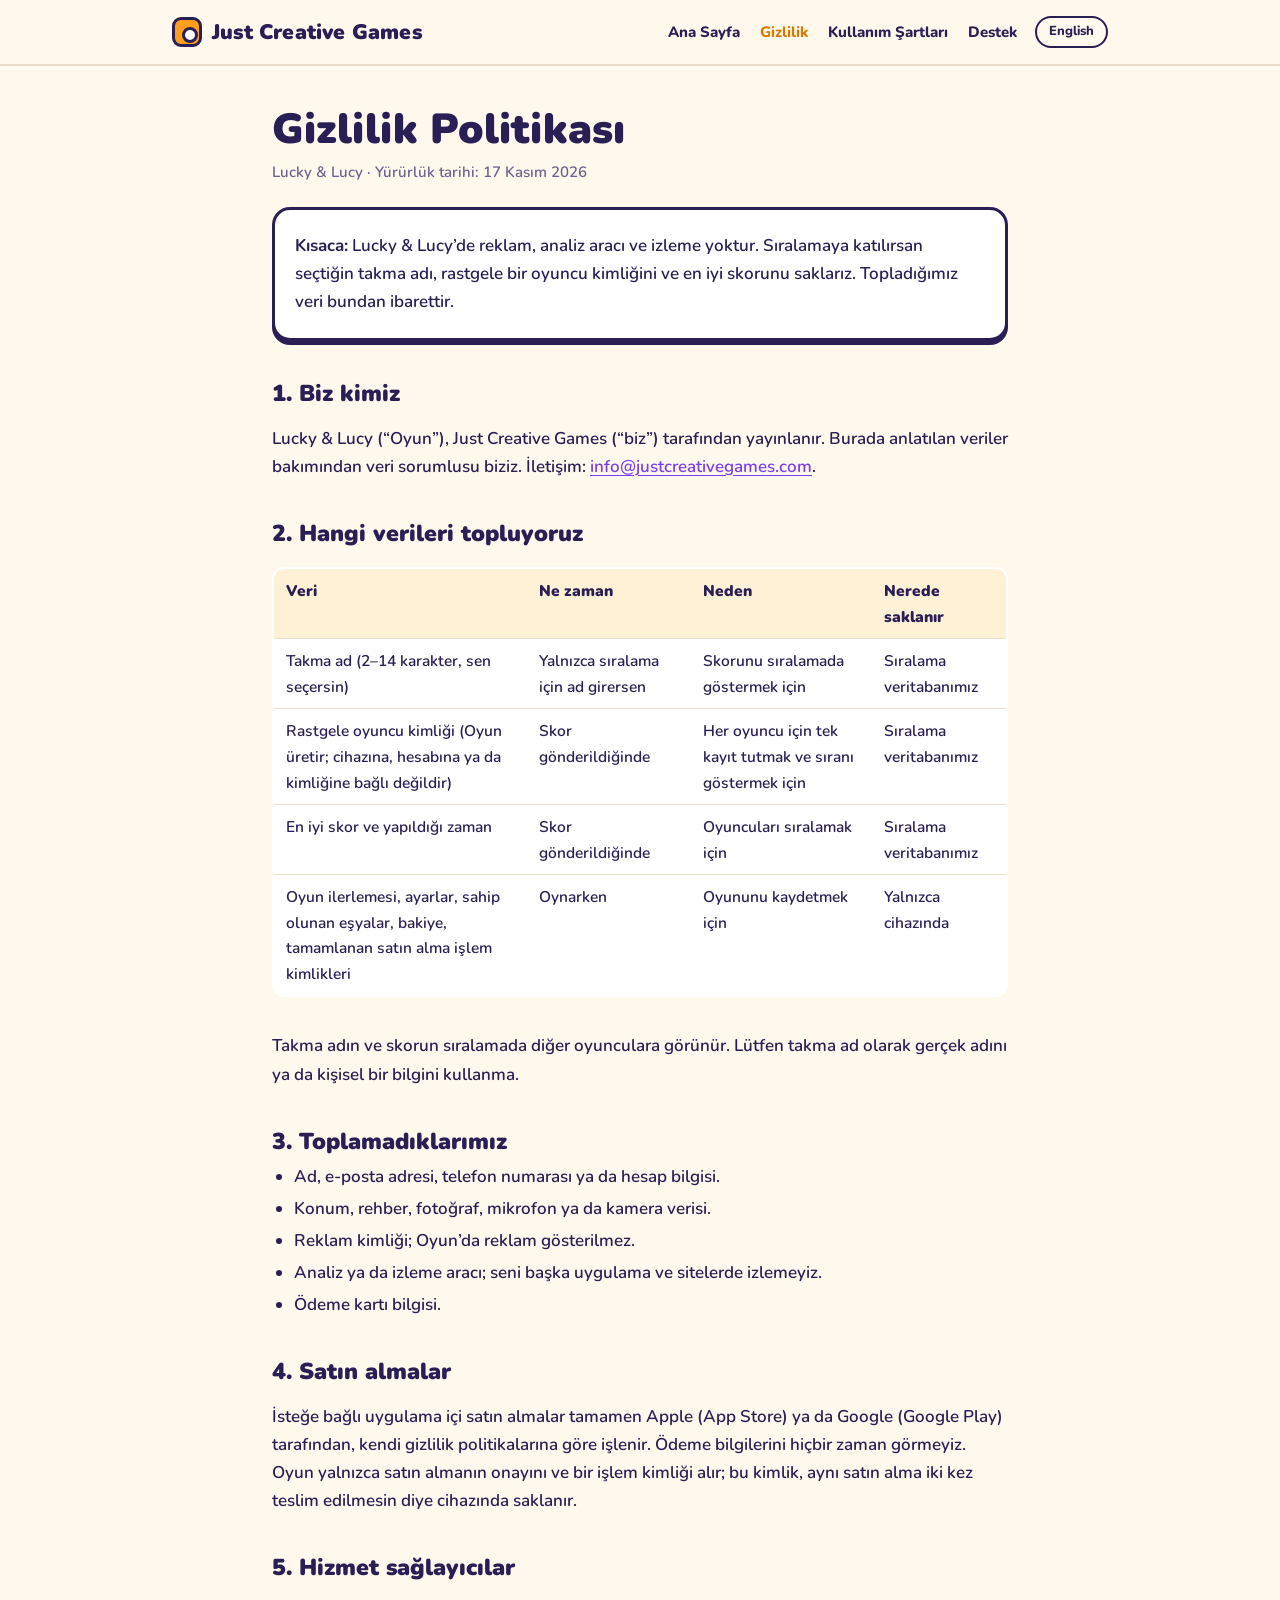
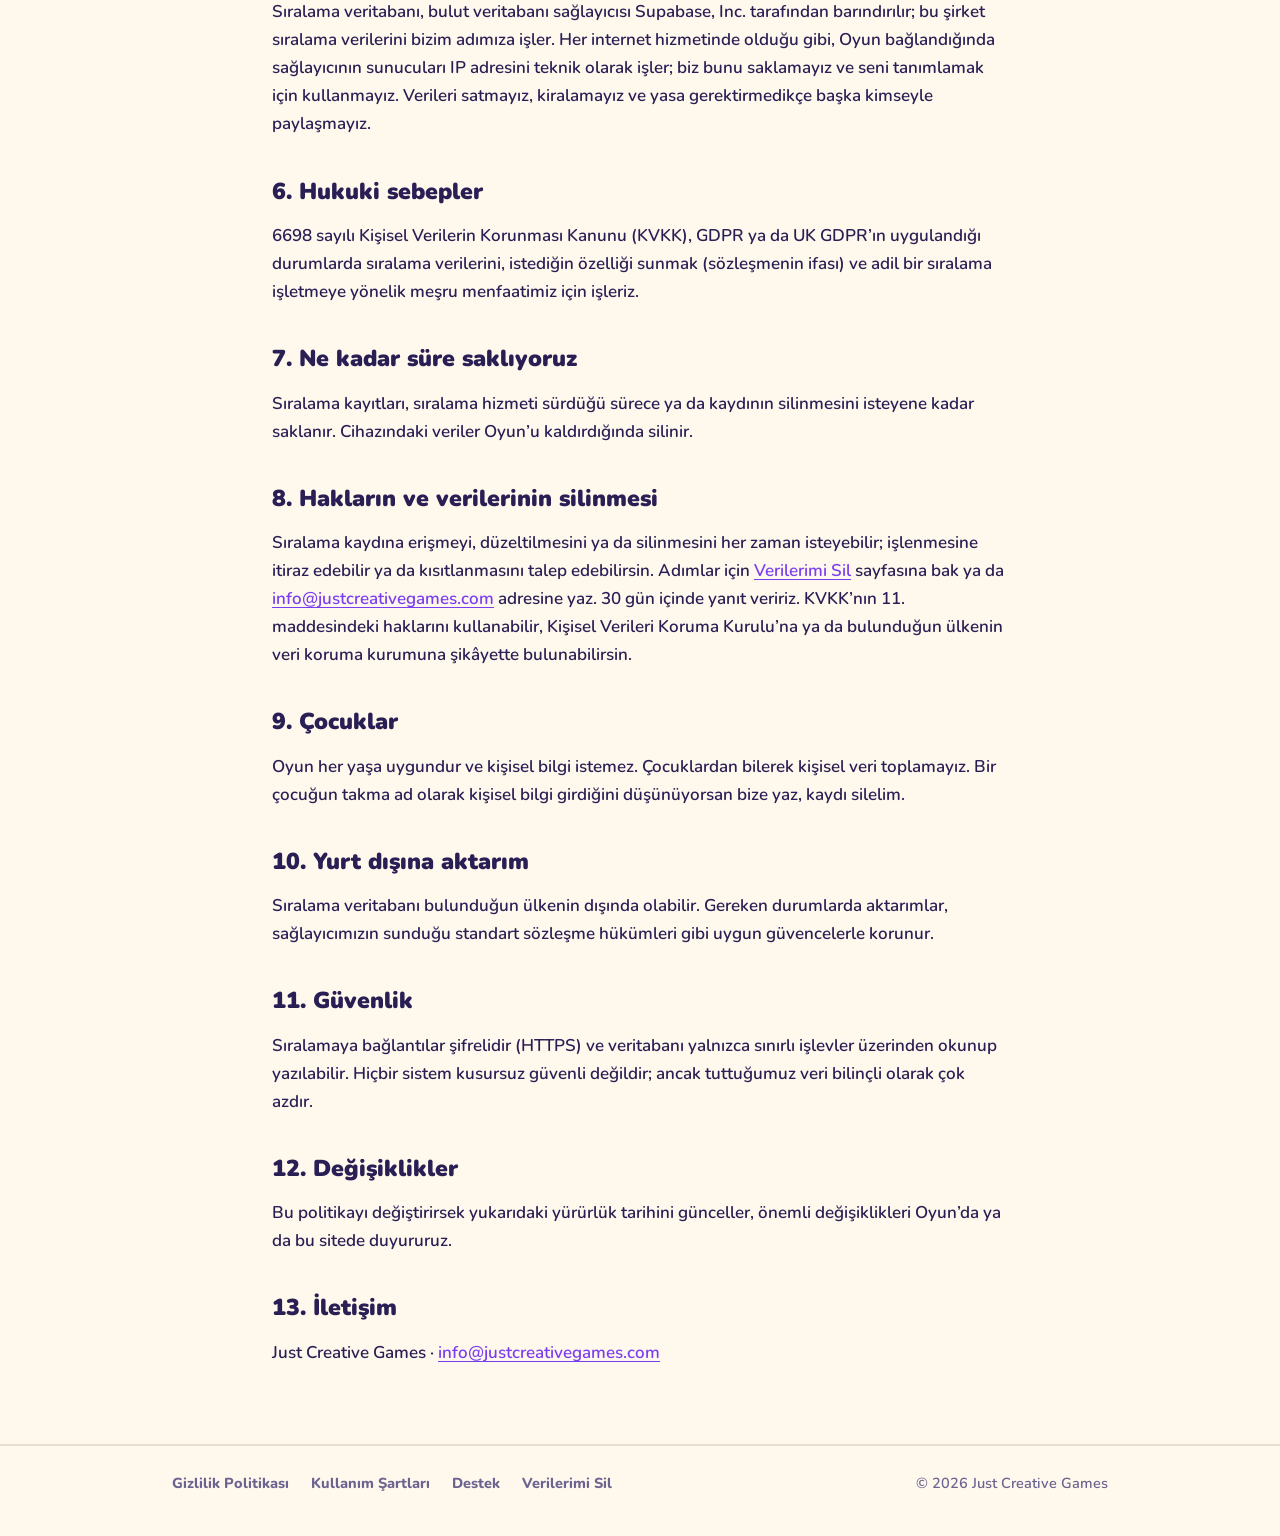
<file: gizlilik.html>
<!DOCTYPE html>
<html lang="tr">
<head>
<meta charset="utf-8">
<meta name="viewport" content="width=device-width, initial-scale=1">
<title>Gizlilik Politikası – Lucky &amp; Lucy</title>
<meta name="description" content="Lucky &amp; Lucy verilerini nasıl kullanır.">
<link rel="alternate" hreflang="tr" href="https://www.justcreativegames.com/gizlilik.html">
<link rel="alternate" hreflang="en" href="https://www.justcreativegames.com/privacy.html">
<link rel="icon" type="image/png" href="favicon.png">
<link rel="apple-touch-icon" href="assets/apple-touch-icon.png">
<link rel="stylesheet" href="style.css">
</head>
<body>
<header class="site"><div class="wrap"><a class="logo" href="tr.html"><i></i>Just Creative Games</a><nav aria-label="Ana menü"><a href="tr.html">Ana Sayfa</a><a href="gizlilik.html" aria-current="page">Gizlilik</a><a href="kullanim-sartlari.html">Kullanım Şartları</a><a href="destek.html">Destek</a><a class="lang" href="privacy.html" hreflang="en" lang="en">English</a></nav></div></header>
<main class="doc"><div class="wrap"><h1>Gizlilik Politikası</h1><p class="meta">Lucky &amp; Lucy &middot; Yürürlük tarihi: 17 Kasım 2026</p>
<div class="box"><p><strong>Kısaca:</strong> Lucky &amp; Lucy’de reklam, analiz aracı ve izleme yoktur. Sıralamaya katılırsan seçtiğin takma adı, rastgele bir oyuncu kimliğini ve en iyi skorunu saklarız. Topladığımız veri bundan ibarettir.</p></div>
<h2>1. Biz kimiz</h2>
<p>Lucky &amp; Lucy (“Oyun”), Just Creative Games (“biz”) tarafından yayınlanır. Burada anlatılan veriler bakımından veri sorumlusu biziz. İletişim: <a href="mailto:info@justcreativegames.com">info@justcreativegames.com</a>.</p>
<h2>2. Hangi verileri topluyoruz</h2>
<div class="tablewrap"><table><tr><th>Veri</th><th>Ne zaman</th><th>Neden</th><th>Nerede saklanır</th></tr>
<tr><td>Takma ad (2–14 karakter, sen seçersin)</td><td>Yalnızca sıralama için ad girersen</td><td>Skorunu sıralamada göstermek için</td><td>Sıralama veritabanımız</td></tr>
<tr><td>Rastgele oyuncu kimliği (Oyun üretir; cihazına, hesabına ya da kimliğine bağlı değildir)</td><td>Skor gönderildiğinde</td><td>Her oyuncu için tek kayıt tutmak ve sıranı göstermek için</td><td>Sıralama veritabanımız</td></tr>
<tr><td>En iyi skor ve yapıldığı zaman</td><td>Skor gönderildiğinde</td><td>Oyuncuları sıralamak için</td><td>Sıralama veritabanımız</td></tr>
<tr><td>Oyun ilerlemesi, ayarlar, sahip olunan eşyalar, bakiye, tamamlanan satın alma işlem kimlikleri</td><td>Oynarken</td><td>Oyununu kaydetmek için</td><td>Yalnızca cihazında</td></tr></table></div>
<p>Takma adın ve skorun sıralamada diğer oyunculara görünür. Lütfen takma ad olarak gerçek adını ya da kişisel bir bilgini kullanma.</p>
<h2>3. Toplamadıklarımız</h2>
<ul><li>Ad, e-posta adresi, telefon numarası ya da hesap bilgisi.</li><li>Konum, rehber, fotoğraf, mikrofon ya da kamera verisi.</li><li>Reklam kimliği; Oyun’da reklam gösterilmez.</li><li>Analiz ya da izleme aracı; seni başka uygulama ve sitelerde izlemeyiz.</li><li>Ödeme kartı bilgisi.</li></ul>
<h2>4. Satın almalar</h2>
<p>İsteğe bağlı uygulama içi satın almalar tamamen Apple (App Store) ya da Google (Google Play) tarafından, kendi gizlilik politikalarına göre işlenir. Ödeme bilgilerini hiçbir zaman görmeyiz. Oyun yalnızca satın almanın onayını ve bir işlem kimliği alır; bu kimlik, aynı satın alma iki kez teslim edilmesin diye cihazında saklanır.</p>
<h2>5. Hizmet sağlayıcılar</h2>
<p>Sıralama veritabanı, bulut veritabanı sağlayıcısı Supabase, Inc. tarafından barındırılır; bu şirket sıralama verilerini bizim adımıza işler. Her internet hizmetinde olduğu gibi, Oyun bağlandığında sağlayıcının sunucuları IP adresini teknik olarak işler; biz bunu saklamayız ve seni tanımlamak için kullanmayız. Verileri satmayız, kiralamayız ve yasa gerektirmedikçe başka kimseyle paylaşmayız.</p>
<h2>6. Hukuki sebepler</h2>
<p>6698 sayılı Kişisel Verilerin Korunması Kanunu (KVKK), GDPR ya da UK GDPR’ın uygulandığı durumlarda sıralama verilerini, istediğin özelliği sunmak (sözleşmenin ifası) ve adil bir sıralama işletmeye yönelik meşru menfaatimiz için işleriz.</p>
<h2>7. Ne kadar süre saklıyoruz</h2>
<p>Sıralama kayıtları, sıralama hizmeti sürdüğü sürece ya da kaydının silinmesini isteyene kadar saklanır. Cihazındaki veriler Oyun’u kaldırdığında silinir.</p>
<h2>8. Hakların ve verilerinin silinmesi</h2>
<p>Sıralama kaydına erişmeyi, düzeltilmesini ya da silinmesini her zaman isteyebilir; işlenmesine itiraz edebilir ya da kısıtlanmasını talep edebilirsin. Adımlar için <a href="veri-silme.html">Verilerimi Sil</a> sayfasına bak ya da <a href="mailto:info@justcreativegames.com">info@justcreativegames.com</a> adresine yaz. 30 gün içinde yanıt veririz. KVKK’nın 11. maddesindeki haklarını kullanabilir, Kişisel Verileri Koruma Kurulu’na ya da bulunduğun ülkenin veri koruma kurumuna şikâyette bulunabilirsin.</p>
<h2>9. Çocuklar</h2>
<p>Oyun her yaşa uygundur ve kişisel bilgi istemez. Çocuklardan bilerek kişisel veri toplamayız. Bir çocuğun takma ad olarak kişisel bilgi girdiğini düşünüyorsan bize yaz, kaydı silelim.</p>
<h2>10. Yurt dışına aktarım</h2>
<p>Sıralama veritabanı bulunduğun ülkenin dışında olabilir. Gereken durumlarda aktarımlar, sağlayıcımızın sunduğu standart sözleşme hükümleri gibi uygun güvencelerle korunur.</p>
<h2>11. Güvenlik</h2>
<p>Sıralamaya bağlantılar şifrelidir (HTTPS) ve veritabanı yalnızca sınırlı işlevler üzerinden okunup yazılabilir. Hiçbir sistem kusursuz güvenli değildir; ancak tuttuğumuz veri bilinçli olarak çok azdır.</p>
<h2>12. Değişiklikler</h2>
<p>Bu politikayı değiştirirsek yukarıdaki yürürlük tarihini günceller, önemli değişiklikleri Oyun’da ya da bu sitede duyururuz.</p>
<h2>13. İletişim</h2>
<p>Just Creative Games &middot; <a href="mailto:info@justcreativegames.com">info@justcreativegames.com</a></p></div></main>
<footer class="site"><div class="wrap"><a href="gizlilik.html">Gizlilik Politikası</a><a href="kullanim-sartlari.html">Kullanım Şartları</a><a href="destek.html">Destek</a><a href="veri-silme.html">Verilerimi Sil</a><span class="copy">&copy; 2026 Just Creative Games</span></div></footer>
</body>
</html>
</file>
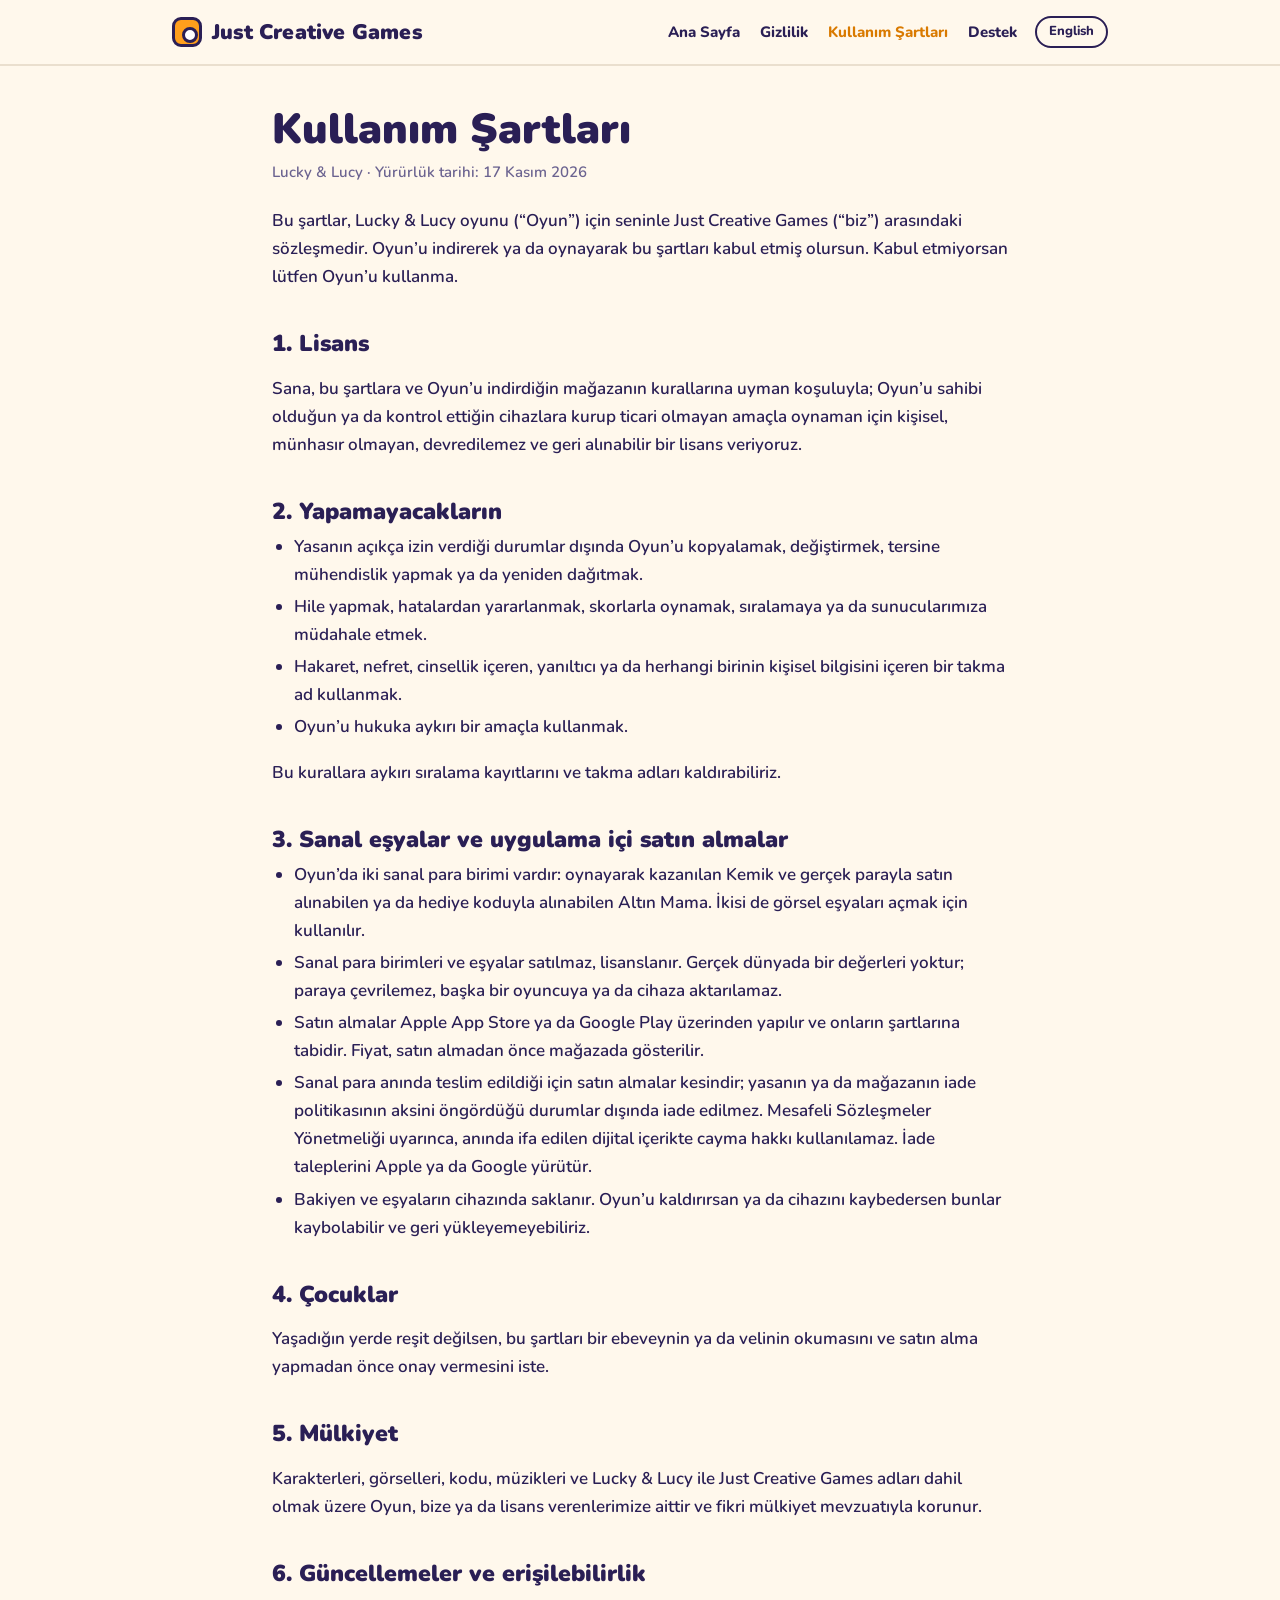
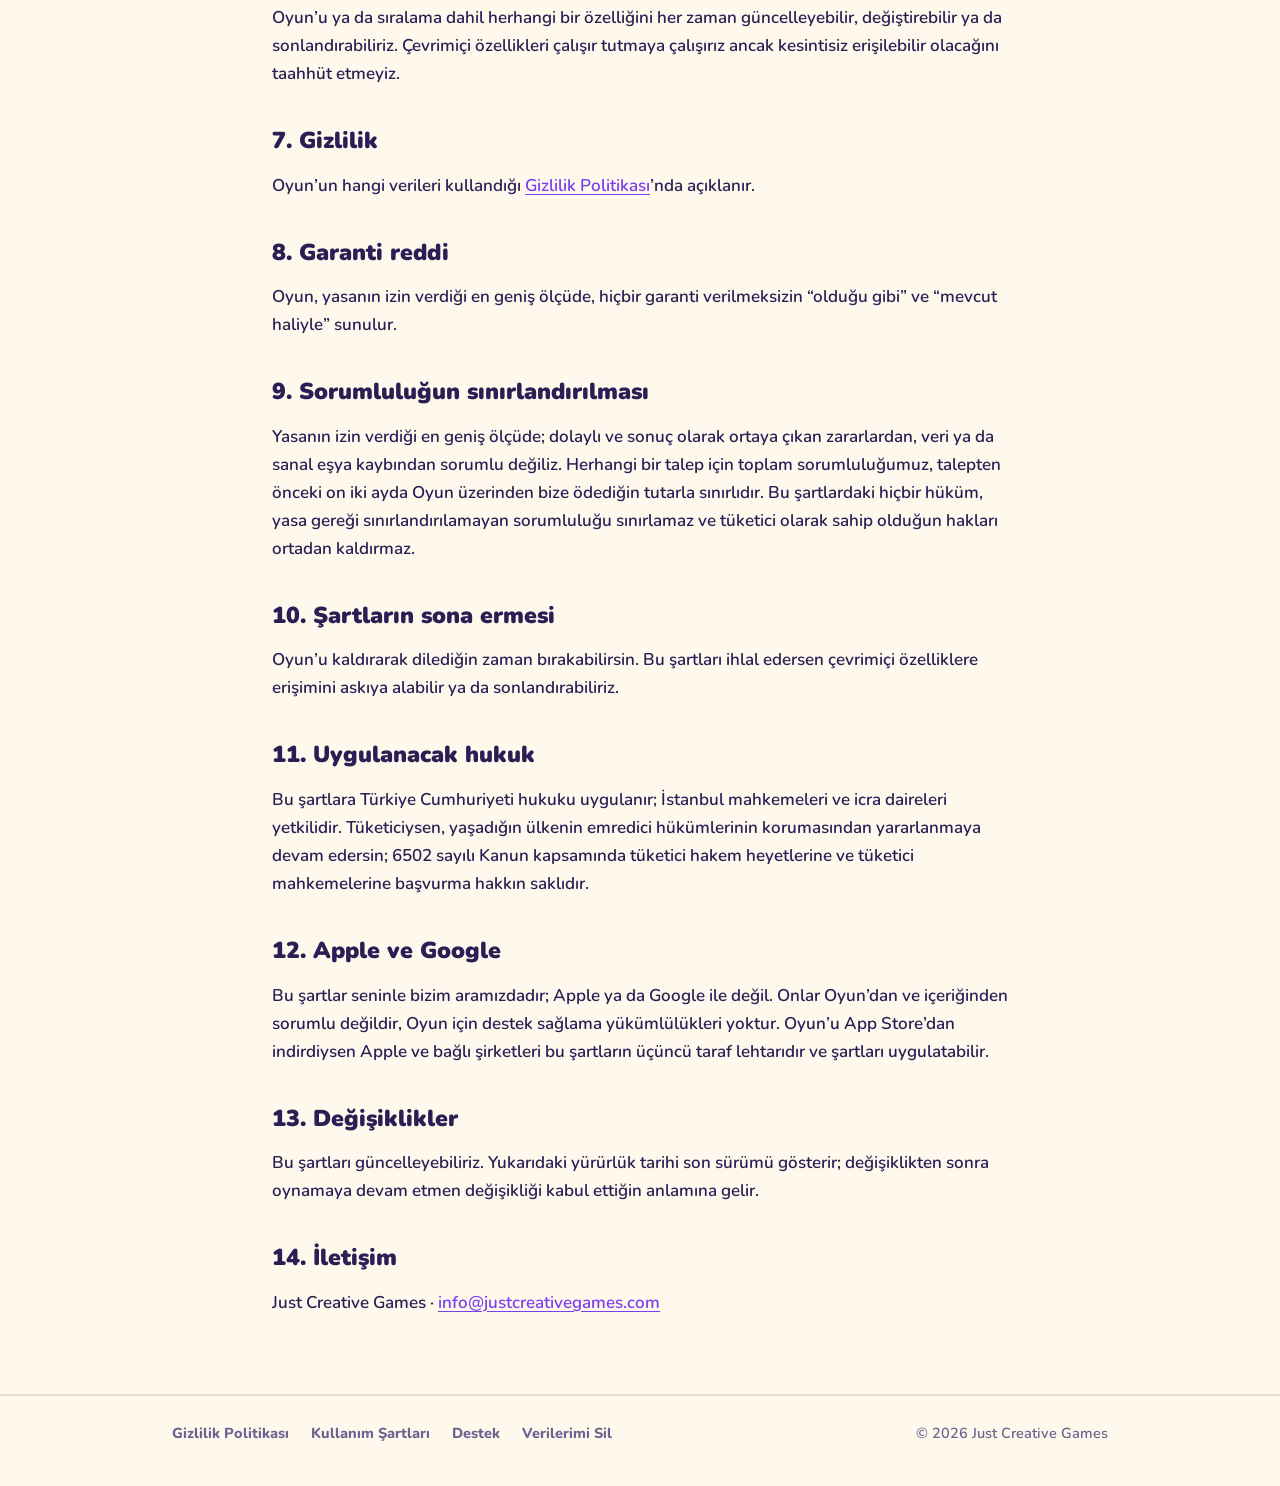
<file: kullanim-sartlari.html>
<!DOCTYPE html>
<html lang="tr">
<head>
<meta charset="utf-8">
<meta name="viewport" content="width=device-width, initial-scale=1">
<title>Kullanım Şartları – Lucky &amp; Lucy</title>
<meta name="description" content="Lucky &amp; Lucy kullanım şartları.">
<link rel="alternate" hreflang="tr" href="https://www.justcreativegames.com/kullanim-sartlari.html">
<link rel="alternate" hreflang="en" href="https://www.justcreativegames.com/terms.html">
<link rel="icon" type="image/png" href="favicon.png">
<link rel="apple-touch-icon" href="assets/apple-touch-icon.png">
<link rel="stylesheet" href="style.css">
</head>
<body>
<header class="site"><div class="wrap"><a class="logo" href="tr.html"><i></i>Just Creative Games</a><nav aria-label="Ana menü"><a href="tr.html">Ana Sayfa</a><a href="gizlilik.html">Gizlilik</a><a href="kullanim-sartlari.html" aria-current="page">Kullanım Şartları</a><a href="destek.html">Destek</a><a class="lang" href="terms.html" hreflang="en" lang="en">English</a></nav></div></header>
<main class="doc"><div class="wrap"><h1>Kullanım Şartları</h1><p class="meta">Lucky &amp; Lucy &middot; Yürürlük tarihi: 17 Kasım 2026</p>
<p>Bu şartlar, Lucky &amp; Lucy oyunu (“Oyun”) için seninle Just Creative Games (“biz”) arasındaki sözleşmedir. Oyun’u indirerek ya da oynayarak bu şartları kabul etmiş olursun. Kabul etmiyorsan lütfen Oyun’u kullanma.</p>
<h2>1. Lisans</h2>
<p>Sana, bu şartlara ve Oyun’u indirdiğin mağazanın kurallarına uyman koşuluyla; Oyun’u sahibi olduğun ya da kontrol ettiğin cihazlara kurup ticari olmayan amaçla oynaman için kişisel, münhasır olmayan, devredilemez ve geri alınabilir bir lisans veriyoruz.</p>
<h2>2. Yapamayacakların</h2>
<ul><li>Yasanın açıkça izin verdiği durumlar dışında Oyun’u kopyalamak, değiştirmek, tersine mühendislik yapmak ya da yeniden dağıtmak.</li><li>Hile yapmak, hatalardan yararlanmak, skorlarla oynamak, sıralamaya ya da sunucularımıza müdahale etmek.</li><li>Hakaret, nefret, cinsellik içeren, yanıltıcı ya da herhangi birinin kişisel bilgisini içeren bir takma ad kullanmak.</li><li>Oyun’u hukuka aykırı bir amaçla kullanmak.</li></ul>
<p>Bu kurallara aykırı sıralama kayıtlarını ve takma adları kaldırabiliriz.</p>
<h2>3. Sanal eşyalar ve uygulama içi satın almalar</h2>
<ul><li>Oyun’da iki sanal para birimi vardır: oynayarak kazanılan Kemik ve gerçek parayla satın alınabilen ya da hediye koduyla alınabilen Altın Mama. İkisi de görsel eşyaları açmak için kullanılır.</li><li>Sanal para birimleri ve eşyalar satılmaz, lisanslanır. Gerçek dünyada bir değerleri yoktur; paraya çevrilemez, başka bir oyuncuya ya da cihaza aktarılamaz.</li><li>Satın almalar Apple App Store ya da Google Play üzerinden yapılır ve onların şartlarına tabidir. Fiyat, satın almadan önce mağazada gösterilir.</li><li>Sanal para anında teslim edildiği için satın almalar kesindir; yasanın ya da mağazanın iade politikasının aksini öngördüğü durumlar dışında iade edilmez. Mesafeli Sözleşmeler Yönetmeliği uyarınca, anında ifa edilen dijital içerikte cayma hakkı kullanılamaz. İade taleplerini Apple ya da Google yürütür.</li><li>Bakiyen ve eşyaların cihazında saklanır. Oyun’u kaldırırsan ya da cihazını kaybedersen bunlar kaybolabilir ve geri yükleyemeyebiliriz.</li></ul>
<h2>4. Çocuklar</h2>
<p>Yaşadığın yerde reşit değilsen, bu şartları bir ebeveynin ya da velinin okumasını ve satın alma yapmadan önce onay vermesini iste.</p>
<h2>5. Mülkiyet</h2>
<p>Karakterleri, görselleri, kodu, müzikleri ve Lucky &amp; Lucy ile Just Creative Games adları dahil olmak üzere Oyun, bize ya da lisans verenlerimize aittir ve fikri mülkiyet mevzuatıyla korunur.</p>
<h2>6. Güncellemeler ve erişilebilirlik</h2>
<p>Oyun’u ya da sıralama dahil herhangi bir özelliğini her zaman güncelleyebilir, değiştirebilir ya da sonlandırabiliriz. Çevrimiçi özellikleri çalışır tutmaya çalışırız ancak kesintisiz erişilebilir olacağını taahhüt etmeyiz.</p>
<h2>7. Gizlilik</h2>
<p>Oyun’un hangi verileri kullandığı <a href="gizlilik.html">Gizlilik Politikası</a>’nda açıklanır.</p>
<h2>8. Garanti reddi</h2>
<p>Oyun, yasanın izin verdiği en geniş ölçüde, hiçbir garanti verilmeksizin “olduğu gibi” ve “mevcut haliyle” sunulur.</p>
<h2>9. Sorumluluğun sınırlandırılması</h2>
<p>Yasanın izin verdiği en geniş ölçüde; dolaylı ve sonuç olarak ortaya çıkan zararlardan, veri ya da sanal eşya kaybından sorumlu değiliz. Herhangi bir talep için toplam sorumluluğumuz, talepten önceki on iki ayda Oyun üzerinden bize ödediğin tutarla sınırlıdır. Bu şartlardaki hiçbir hüküm, yasa gereği sınırlandırılamayan sorumluluğu sınırlamaz ve tüketici olarak sahip olduğun hakları ortadan kaldırmaz.</p>
<h2>10. Şartların sona ermesi</h2>
<p>Oyun’u kaldırarak dilediğin zaman bırakabilirsin. Bu şartları ihlal edersen çevrimiçi özelliklere erişimini askıya alabilir ya da sonlandırabiliriz.</p>
<h2>11. Uygulanacak hukuk</h2>
<p>Bu şartlara Türkiye Cumhuriyeti hukuku uygulanır; İstanbul mahkemeleri ve icra daireleri yetkilidir. Tüketiciysen, yaşadığın ülkenin emredici hükümlerinin korumasından yararlanmaya devam edersin; 6502 sayılı Kanun kapsamında tüketici hakem heyetlerine ve tüketici mahkemelerine başvurma hakkın saklıdır.</p>
<h2>12. Apple ve Google</h2>
<p>Bu şartlar seninle bizim aramızdadır; Apple ya da Google ile değil. Onlar Oyun’dan ve içeriğinden sorumlu değildir, Oyun için destek sağlama yükümlülükleri yoktur. Oyun’u App Store’dan indirdiysen Apple ve bağlı şirketleri bu şartların üçüncü taraf lehtarıdır ve şartları uygulatabilir.</p>
<h2>13. Değişiklikler</h2>
<p>Bu şartları güncelleyebiliriz. Yukarıdaki yürürlük tarihi son sürümü gösterir; değişiklikten sonra oynamaya devam etmen değişikliği kabul ettiğin anlamına gelir.</p>
<h2>14. İletişim</h2>
<p>Just Creative Games &middot; <a href="mailto:info@justcreativegames.com">info@justcreativegames.com</a></p></div></main>
<footer class="site"><div class="wrap"><a href="gizlilik.html">Gizlilik Politikası</a><a href="kullanim-sartlari.html">Kullanım Şartları</a><a href="destek.html">Destek</a><a href="veri-silme.html">Verilerimi Sil</a><span class="copy">&copy; 2026 Just Creative Games</span></div></footer>
</body>
</html>
</file>
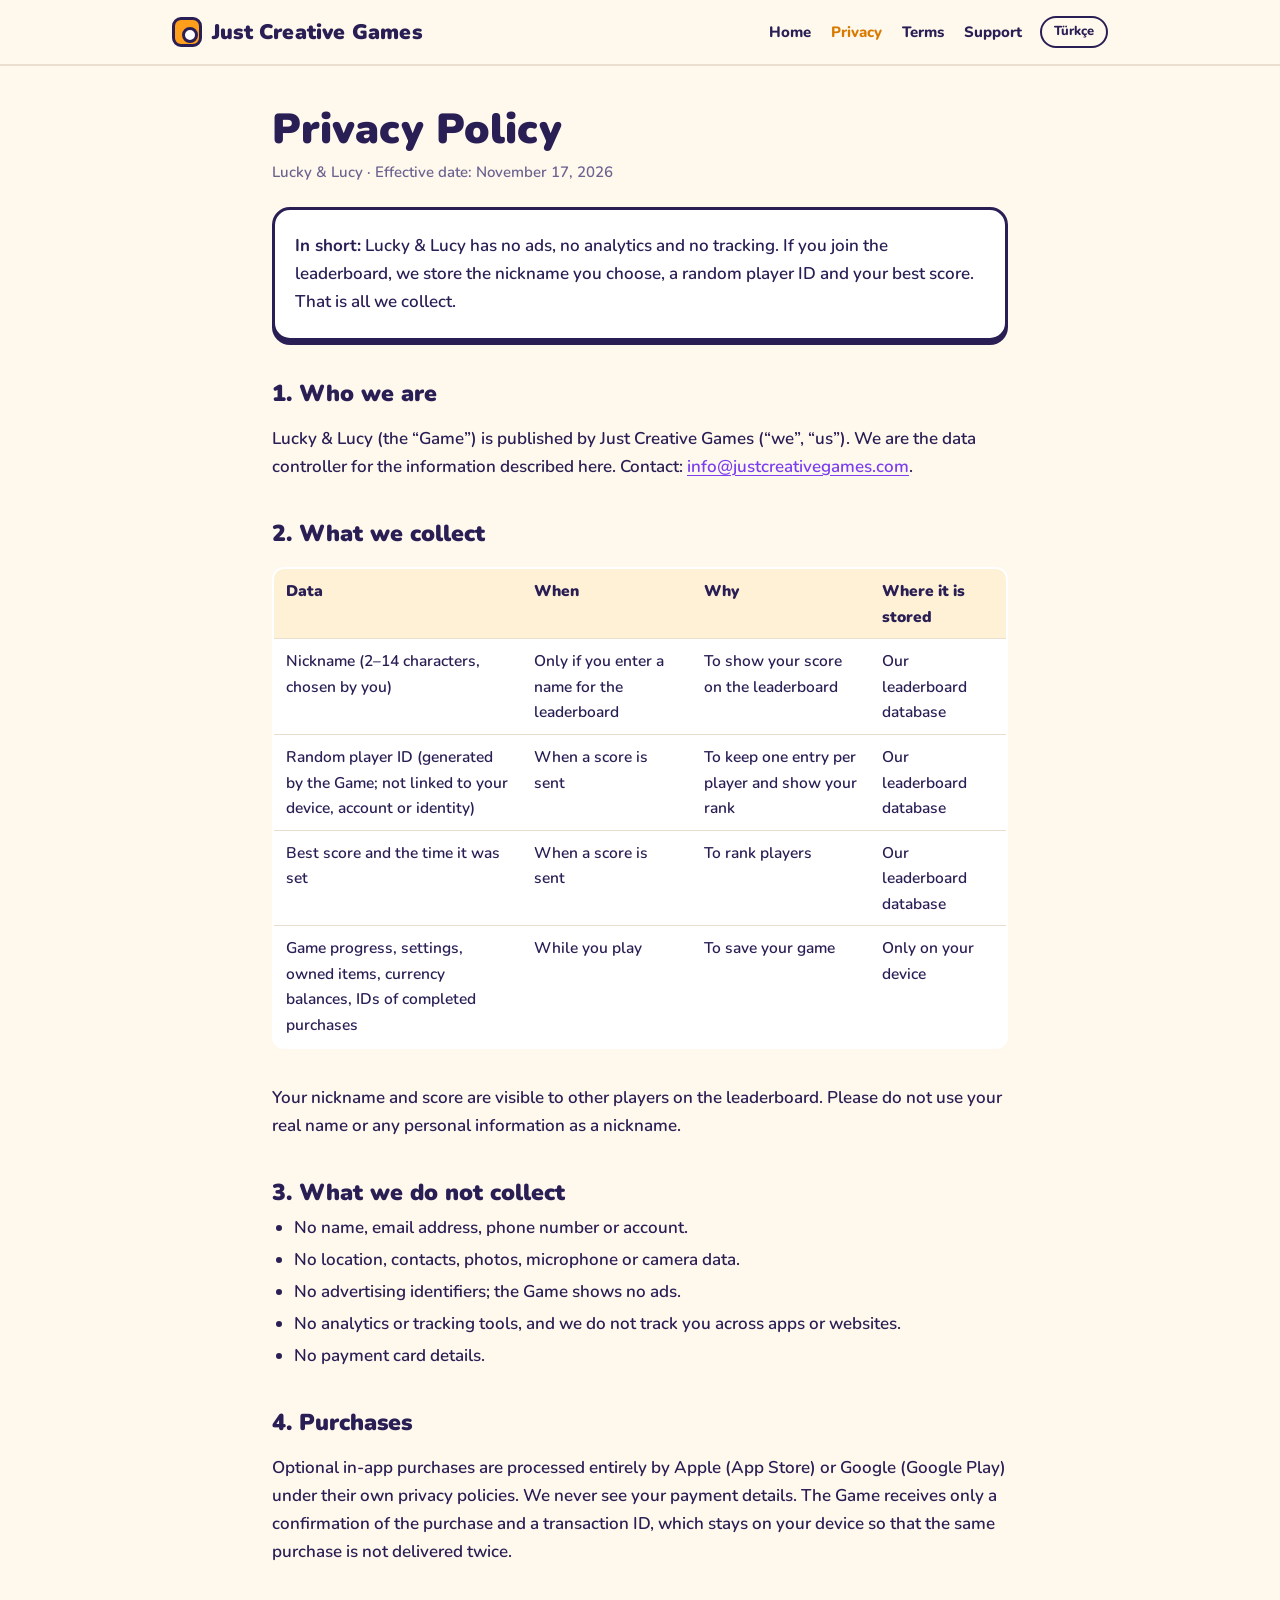
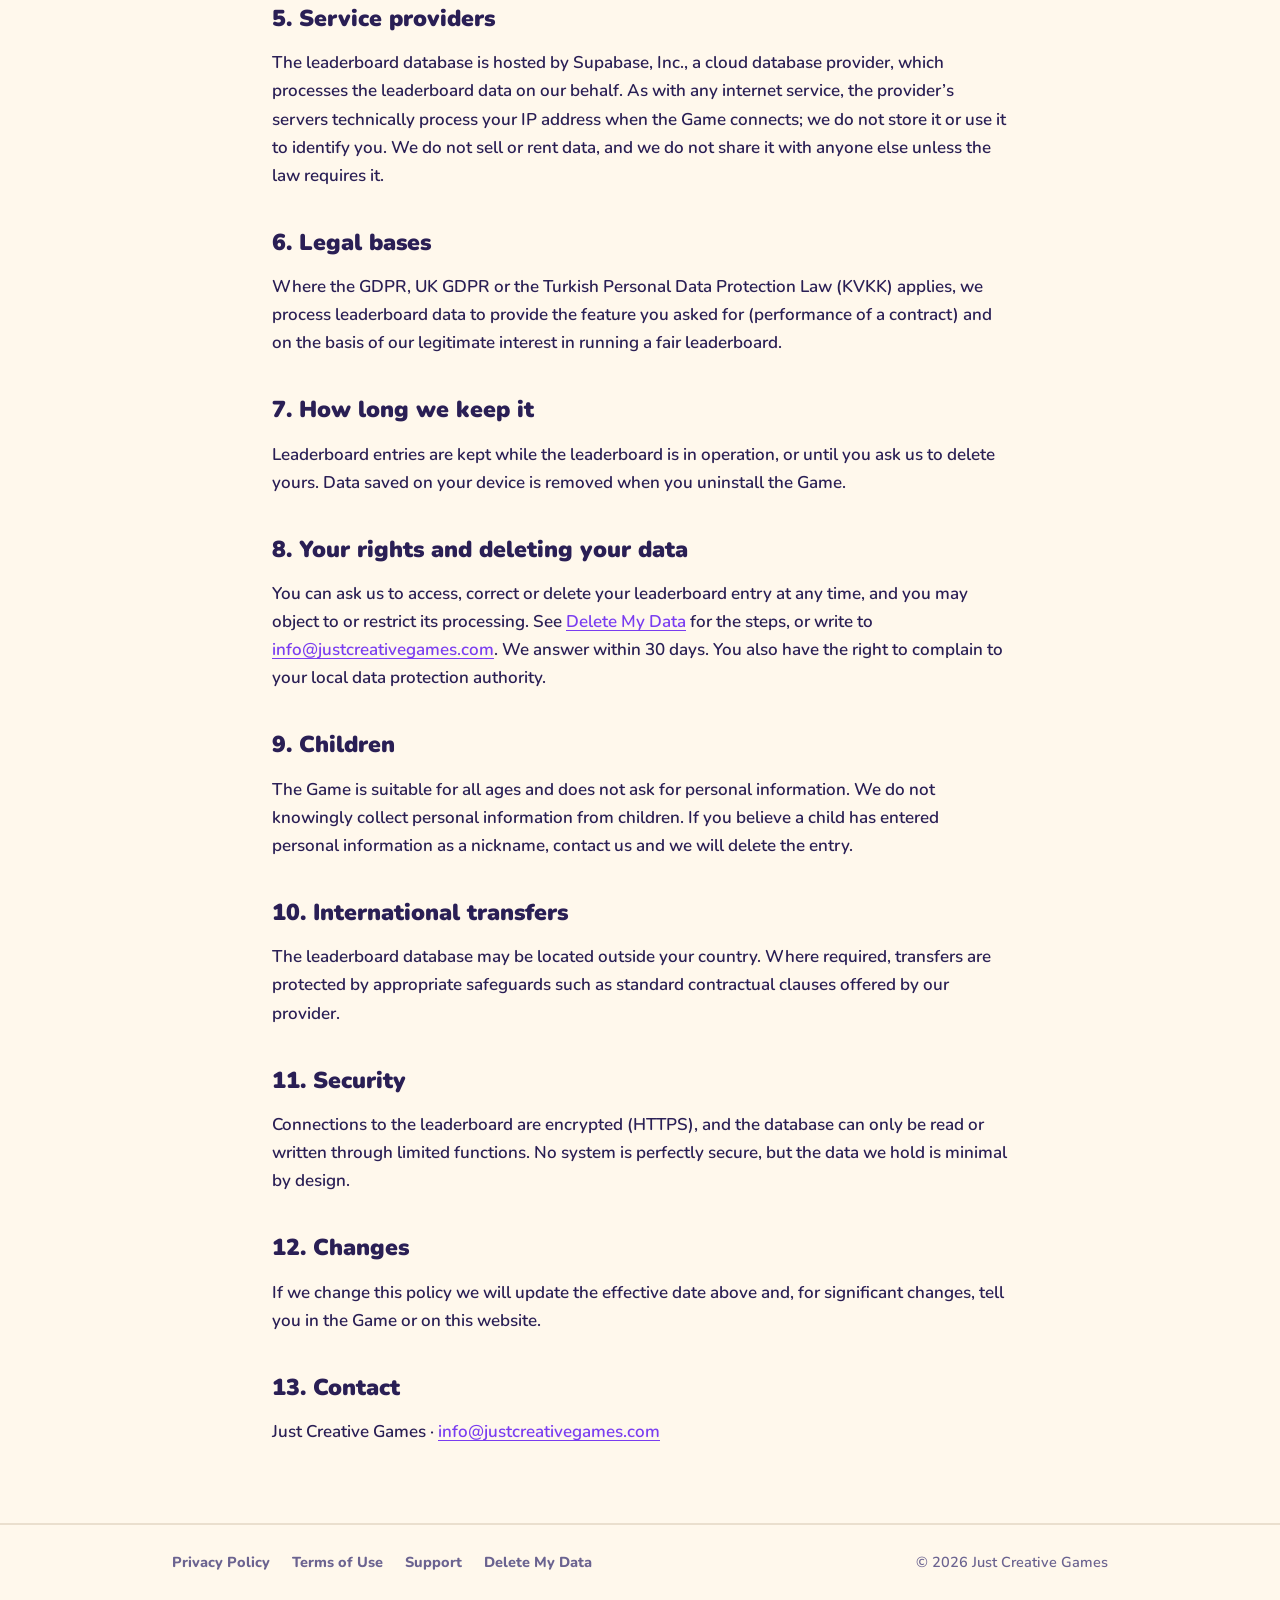
<file: privacy.html>
<!DOCTYPE html>
<html lang="en">
<head>
<meta charset="utf-8">
<meta name="viewport" content="width=device-width, initial-scale=1">
<title>Privacy Policy – Lucky &amp; Lucy</title>
<meta name="description" content="How Lucky &amp; Lucy handles your data.">
<link rel="alternate" hreflang="en" href="https://www.justcreativegames.com/privacy.html">
<link rel="alternate" hreflang="tr" href="https://www.justcreativegames.com/gizlilik.html">
<link rel="icon" type="image/png" href="favicon.png">
<link rel="apple-touch-icon" href="assets/apple-touch-icon.png">
<link rel="stylesheet" href="style.css">
</head>
<body>
<header class="site"><div class="wrap"><a class="logo" href="index.html"><i></i>Just Creative Games</a><nav aria-label="Main"><a href="index.html">Home</a><a href="privacy.html" aria-current="page">Privacy</a><a href="terms.html">Terms</a><a href="support.html">Support</a><a class="lang" href="gizlilik.html" hreflang="tr" lang="tr">Türkçe</a></nav></div></header>
<main class="doc"><div class="wrap"><h1>Privacy Policy</h1><p class="meta">Lucky &amp; Lucy &middot; Effective date: November 17, 2026</p>
<div class="box"><p><strong>In short:</strong> Lucky &amp; Lucy has no ads, no analytics and no tracking. If you join the leaderboard, we store the nickname you choose, a random player ID and your best score. That is all we collect.</p></div>
<h2>1. Who we are</h2>
<p>Lucky &amp; Lucy (the “Game”) is published by Just Creative Games (“we”, “us”). We are the data controller for the information described here. Contact: <a href="mailto:info@justcreativegames.com">info@justcreativegames.com</a>.</p>
<h2>2. What we collect</h2>
<div class="tablewrap"><table><tr><th>Data</th><th>When</th><th>Why</th><th>Where it is stored</th></tr>
<tr><td>Nickname (2–14 characters, chosen by you)</td><td>Only if you enter a name for the leaderboard</td><td>To show your score on the leaderboard</td><td>Our leaderboard database</td></tr>
<tr><td>Random player ID (generated by the Game; not linked to your device, account or identity)</td><td>When a score is sent</td><td>To keep one entry per player and show your rank</td><td>Our leaderboard database</td></tr>
<tr><td>Best score and the time it was set</td><td>When a score is sent</td><td>To rank players</td><td>Our leaderboard database</td></tr>
<tr><td>Game progress, settings, owned items, currency balances, IDs of completed purchases</td><td>While you play</td><td>To save your game</td><td>Only on your device</td></tr></table></div>
<p>Your nickname and score are visible to other players on the leaderboard. Please do not use your real name or any personal information as a nickname.</p>
<h2>3. What we do not collect</h2>
<ul><li>No name, email address, phone number or account.</li><li>No location, contacts, photos, microphone or camera data.</li><li>No advertising identifiers; the Game shows no ads.</li><li>No analytics or tracking tools, and we do not track you across apps or websites.</li><li>No payment card details.</li></ul>
<h2>4. Purchases</h2>
<p>Optional in-app purchases are processed entirely by Apple (App Store) or Google (Google Play) under their own privacy policies. We never see your payment details. The Game receives only a confirmation of the purchase and a transaction ID, which stays on your device so that the same purchase is not delivered twice.</p>
<h2>5. Service providers</h2>
<p>The leaderboard database is hosted by Supabase, Inc., a cloud database provider, which processes the leaderboard data on our behalf. As with any internet service, the provider’s servers technically process your IP address when the Game connects; we do not store it or use it to identify you. We do not sell or rent data, and we do not share it with anyone else unless the law requires it.</p>
<h2>6. Legal bases</h2>
<p>Where the GDPR, UK GDPR or the Turkish Personal Data Protection Law (KVKK) applies, we process leaderboard data to provide the feature you asked for (performance of a contract) and on the basis of our legitimate interest in running a fair leaderboard.</p>
<h2>7. How long we keep it</h2>
<p>Leaderboard entries are kept while the leaderboard is in operation, or until you ask us to delete yours. Data saved on your device is removed when you uninstall the Game.</p>
<h2>8. Your rights and deleting your data</h2>
<p>You can ask us to access, correct or delete your leaderboard entry at any time, and you may object to or restrict its processing. See <a href="delete-data.html">Delete My Data</a> for the steps, or write to <a href="mailto:info@justcreativegames.com">info@justcreativegames.com</a>. We answer within 30 days. You also have the right to complain to your local data protection authority.</p>
<h2>9. Children</h2>
<p>The Game is suitable for all ages and does not ask for personal information. We do not knowingly collect personal information from children. If you believe a child has entered personal information as a nickname, contact us and we will delete the entry.</p>
<h2>10. International transfers</h2>
<p>The leaderboard database may be located outside your country. Where required, transfers are protected by appropriate safeguards such as standard contractual clauses offered by our provider.</p>
<h2>11. Security</h2>
<p>Connections to the leaderboard are encrypted (HTTPS), and the database can only be read or written through limited functions. No system is perfectly secure, but the data we hold is minimal by design.</p>
<h2>12. Changes</h2>
<p>If we change this policy we will update the effective date above and, for significant changes, tell you in the Game or on this website.</p>
<h2>13. Contact</h2>
<p>Just Creative Games &middot; <a href="mailto:info@justcreativegames.com">info@justcreativegames.com</a></p></div></main>
<footer class="site"><div class="wrap"><a href="privacy.html">Privacy Policy</a><a href="terms.html">Terms of Use</a><a href="support.html">Support</a><a href="delete-data.html">Delete My Data</a><span class="copy">&copy; 2026 Just Creative Games</span></div></footer>
</body>
</html>
</file>
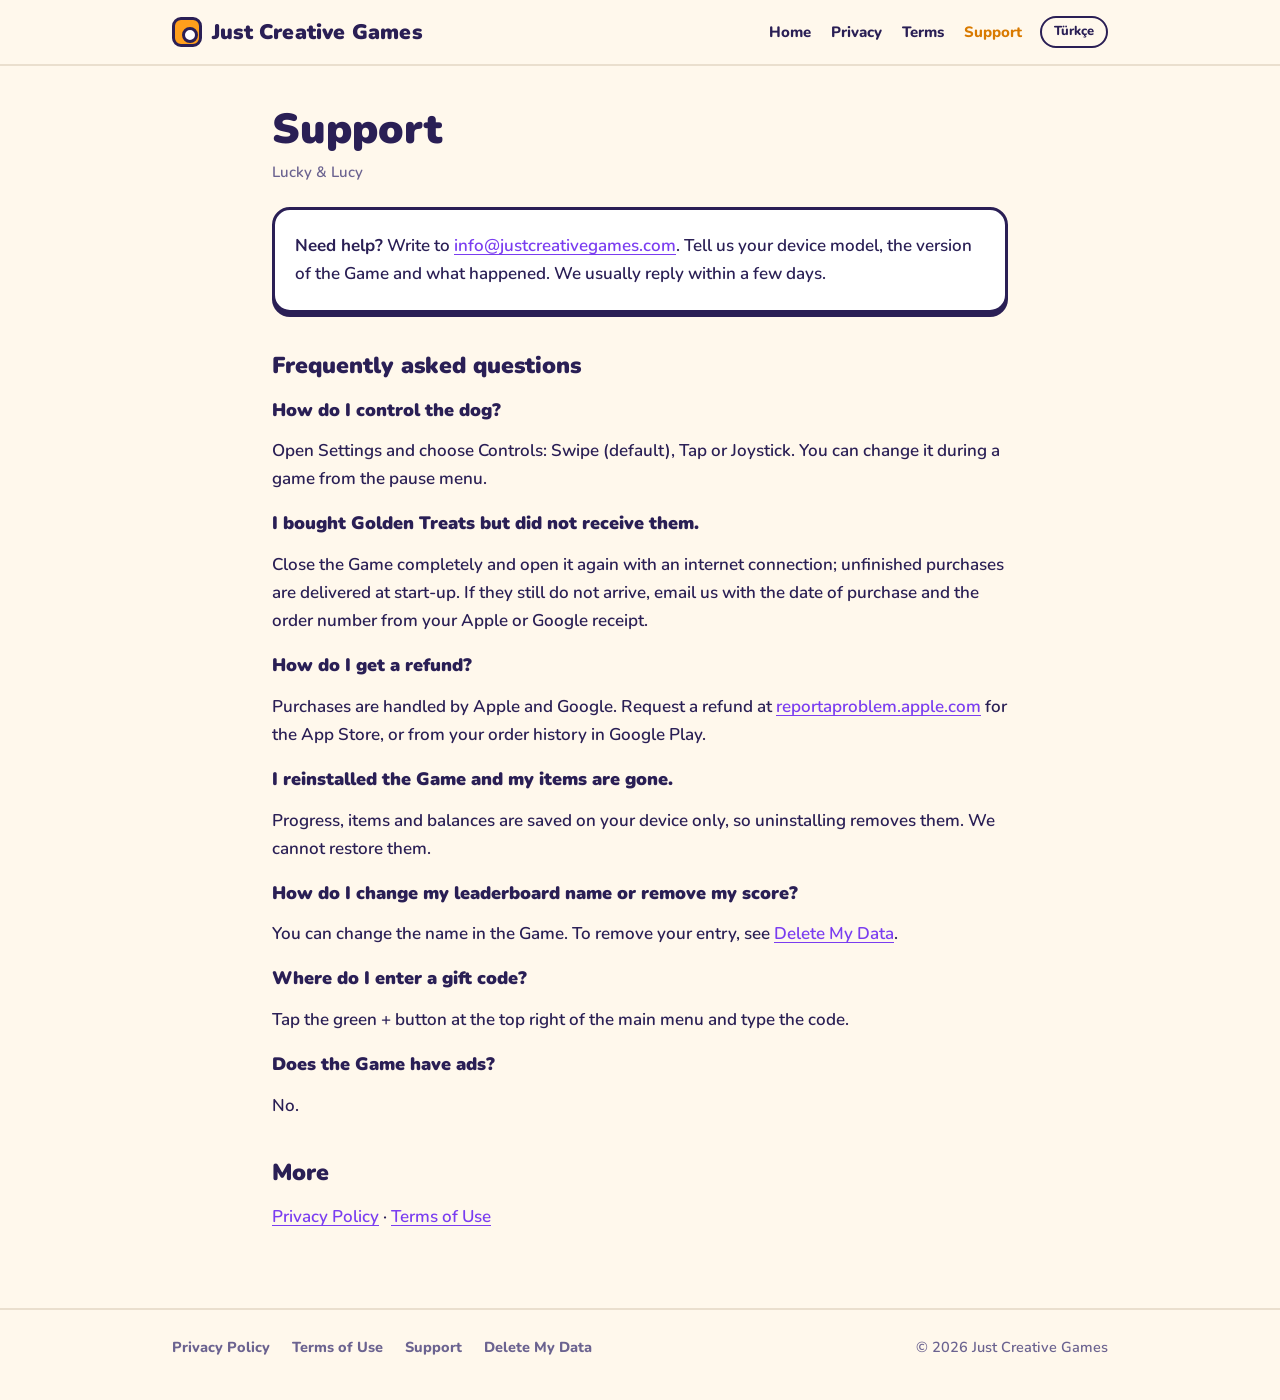
<file: support.html>
<!DOCTYPE html>
<html lang="en">
<head>
<meta charset="utf-8">
<meta name="viewport" content="width=device-width, initial-scale=1">
<title>Support – Lucky &amp; Lucy</title>
<meta name="description" content="Help and contact for Lucky &amp; Lucy.">
<link rel="alternate" hreflang="en" href="https://www.justcreativegames.com/support.html">
<link rel="alternate" hreflang="tr" href="https://www.justcreativegames.com/destek.html">
<link rel="icon" type="image/png" href="favicon.png">
<link rel="apple-touch-icon" href="assets/apple-touch-icon.png">
<link rel="stylesheet" href="style.css">
</head>
<body>
<header class="site"><div class="wrap"><a class="logo" href="index.html"><i></i>Just Creative Games</a><nav aria-label="Main"><a href="index.html">Home</a><a href="privacy.html">Privacy</a><a href="terms.html">Terms</a><a href="support.html" aria-current="page">Support</a><a class="lang" href="destek.html" hreflang="tr" lang="tr">Türkçe</a></nav></div></header>
<main class="doc"><div class="wrap"><h1>Support</h1><p class="meta">Lucky &amp; Lucy</p>
<div class="box"><p><strong>Need help?</strong> Write to <a href="mailto:info@justcreativegames.com">info@justcreativegames.com</a>. Tell us your device model, the version of the Game and what happened. We usually reply within a few days.</p></div>
<h2>Frequently asked questions</h2>
<h3>How do I control the dog?</h3><p>Open Settings and choose Controls: Swipe (default), Tap or Joystick. You can change it during a game from the pause menu.</p>
<h3>I bought Golden Treats but did not receive them.</h3><p>Close the Game completely and open it again with an internet connection; unfinished purchases are delivered at start-up. If they still do not arrive, email us with the date of purchase and the order number from your Apple or Google receipt.</p>
<h3>How do I get a refund?</h3><p>Purchases are handled by Apple and Google. Request a refund at <a href="https://reportaproblem.apple.com">reportaproblem.apple.com</a> for the App Store, or from your order history in Google Play.</p>
<h3>I reinstalled the Game and my items are gone.</h3><p>Progress, items and balances are saved on your device only, so uninstalling removes them. We cannot restore them.</p>
<h3>How do I change my leaderboard name or remove my score?</h3><p>You can change the name in the Game. To remove your entry, see <a href="delete-data.html">Delete My Data</a>.</p>
<h3>Where do I enter a gift code?</h3><p>Tap the green + button at the top right of the main menu and type the code.</p>
<h3>Does the Game have ads?</h3><p>No.</p>
<h2>More</h2><p><a href="privacy.html">Privacy Policy</a> &middot; <a href="terms.html">Terms of Use</a></p></div></main>
<footer class="site"><div class="wrap"><a href="privacy.html">Privacy Policy</a><a href="terms.html">Terms of Use</a><a href="support.html">Support</a><a href="delete-data.html">Delete My Data</a><span class="copy">&copy; 2026 Just Creative Games</span></div></footer>
</body>
</html>
</file>
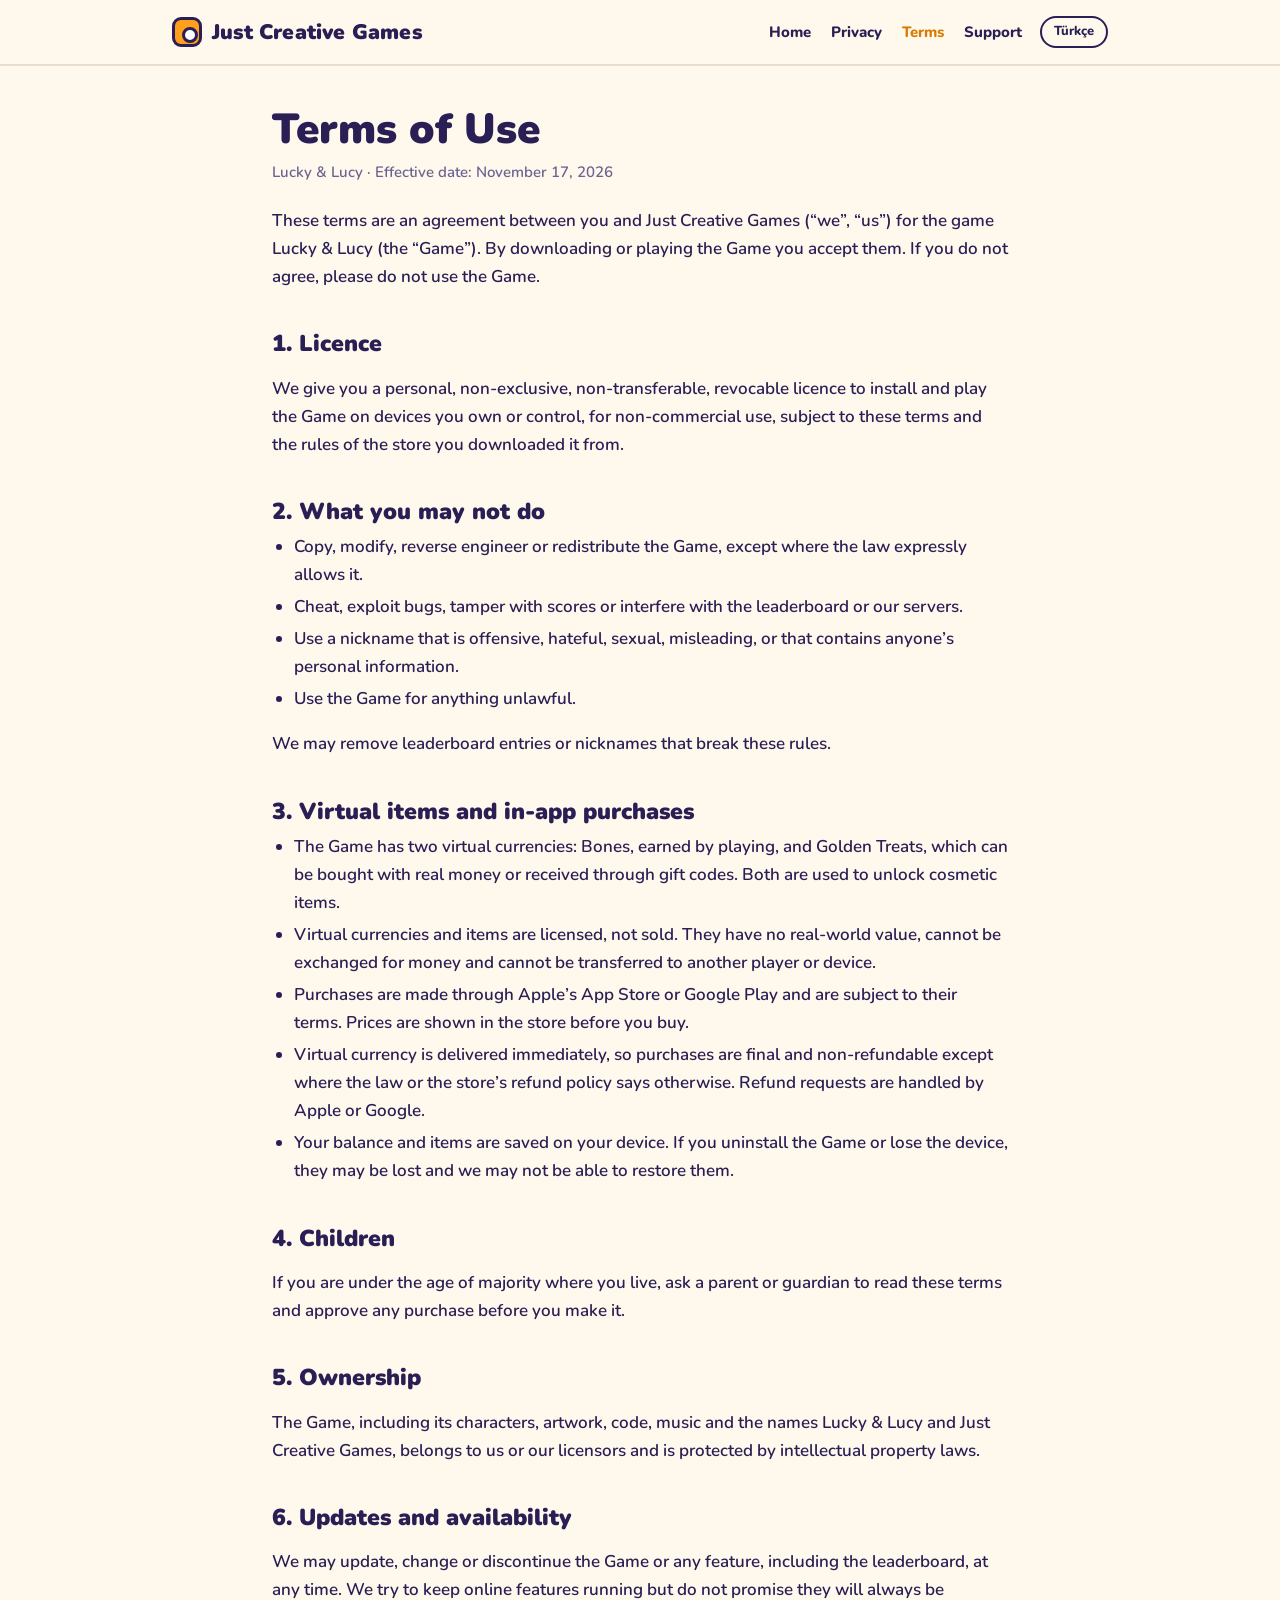
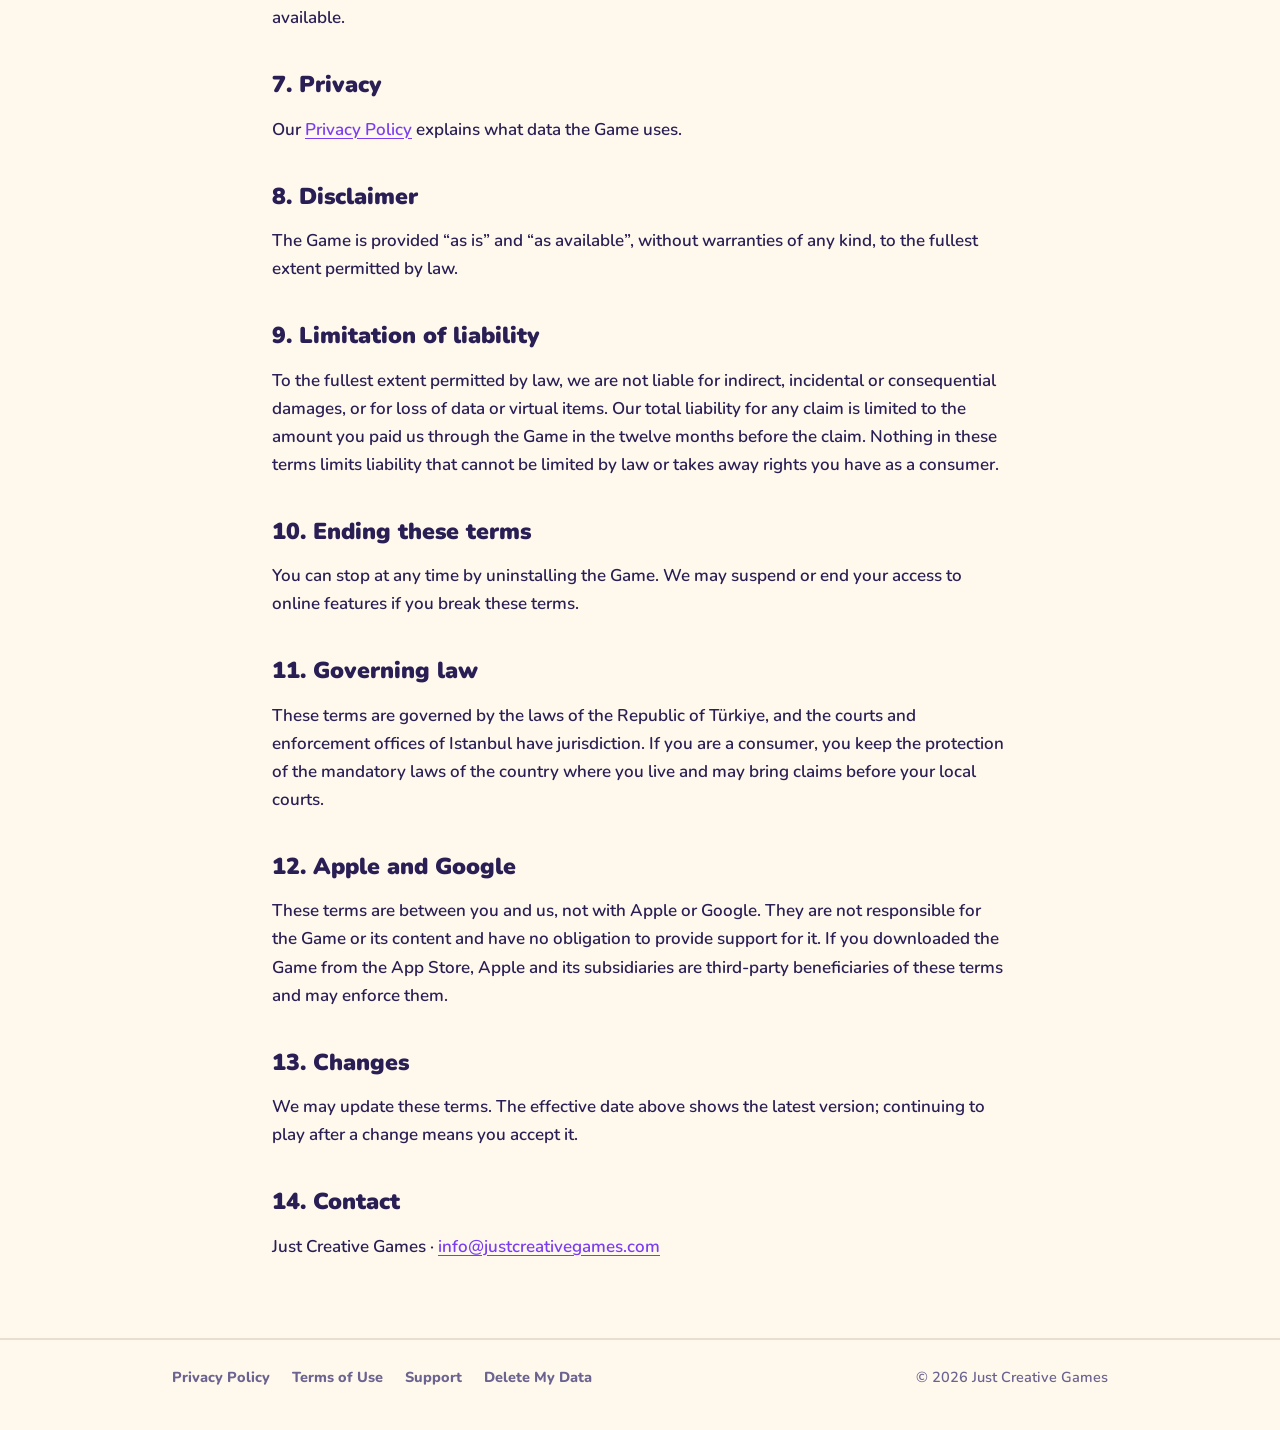
<file: terms.html>
<!DOCTYPE html>
<html lang="en">
<head>
<meta charset="utf-8">
<meta name="viewport" content="width=device-width, initial-scale=1">
<title>Terms of Use – Lucky &amp; Lucy</title>
<meta name="description" content="Terms of use for Lucky &amp; Lucy.">
<link rel="alternate" hreflang="en" href="https://www.justcreativegames.com/terms.html">
<link rel="alternate" hreflang="tr" href="https://www.justcreativegames.com/kullanim-sartlari.html">
<link rel="icon" type="image/png" href="favicon.png">
<link rel="apple-touch-icon" href="assets/apple-touch-icon.png">
<link rel="stylesheet" href="style.css">
</head>
<body>
<header class="site"><div class="wrap"><a class="logo" href="index.html"><i></i>Just Creative Games</a><nav aria-label="Main"><a href="index.html">Home</a><a href="privacy.html">Privacy</a><a href="terms.html" aria-current="page">Terms</a><a href="support.html">Support</a><a class="lang" href="kullanim-sartlari.html" hreflang="tr" lang="tr">Türkçe</a></nav></div></header>
<main class="doc"><div class="wrap"><h1>Terms of Use</h1><p class="meta">Lucky &amp; Lucy &middot; Effective date: November 17, 2026</p>
<p>These terms are an agreement between you and Just Creative Games (“we”, “us”) for the game Lucky &amp; Lucy (the “Game”). By downloading or playing the Game you accept them. If you do not agree, please do not use the Game.</p>
<h2>1. Licence</h2>
<p>We give you a personal, non-exclusive, non-transferable, revocable licence to install and play the Game on devices you own or control, for non-commercial use, subject to these terms and the rules of the store you downloaded it from.</p>
<h2>2. What you may not do</h2>
<ul><li>Copy, modify, reverse engineer or redistribute the Game, except where the law expressly allows it.</li><li>Cheat, exploit bugs, tamper with scores or interfere with the leaderboard or our servers.</li><li>Use a nickname that is offensive, hateful, sexual, misleading, or that contains anyone’s personal information.</li><li>Use the Game for anything unlawful.</li></ul>
<p>We may remove leaderboard entries or nicknames that break these rules.</p>
<h2>3. Virtual items and in-app purchases</h2>
<ul><li>The Game has two virtual currencies: Bones, earned by playing, and Golden Treats, which can be bought with real money or received through gift codes. Both are used to unlock cosmetic items.</li><li>Virtual currencies and items are licensed, not sold. They have no real-world value, cannot be exchanged for money and cannot be transferred to another player or device.</li><li>Purchases are made through Apple’s App Store or Google Play and are subject to their terms. Prices are shown in the store before you buy.</li><li>Virtual currency is delivered immediately, so purchases are final and non-refundable except where the law or the store’s refund policy says otherwise. Refund requests are handled by Apple or Google.</li><li>Your balance and items are saved on your device. If you uninstall the Game or lose the device, they may be lost and we may not be able to restore them.</li></ul>
<h2>4. Children</h2>
<p>If you are under the age of majority where you live, ask a parent or guardian to read these terms and approve any purchase before you make it.</p>
<h2>5. Ownership</h2>
<p>The Game, including its characters, artwork, code, music and the names Lucky &amp; Lucy and Just Creative Games, belongs to us or our licensors and is protected by intellectual property laws.</p>
<h2>6. Updates and availability</h2>
<p>We may update, change or discontinue the Game or any feature, including the leaderboard, at any time. We try to keep online features running but do not promise they will always be available.</p>
<h2>7. Privacy</h2>
<p>Our <a href="privacy.html">Privacy Policy</a> explains what data the Game uses.</p>
<h2>8. Disclaimer</h2>
<p>The Game is provided “as is” and “as available”, without warranties of any kind, to the fullest extent permitted by law.</p>
<h2>9. Limitation of liability</h2>
<p>To the fullest extent permitted by law, we are not liable for indirect, incidental or consequential damages, or for loss of data or virtual items. Our total liability for any claim is limited to the amount you paid us through the Game in the twelve months before the claim. Nothing in these terms limits liability that cannot be limited by law or takes away rights you have as a consumer.</p>
<h2>10. Ending these terms</h2>
<p>You can stop at any time by uninstalling the Game. We may suspend or end your access to online features if you break these terms.</p>
<h2>11. Governing law</h2>
<p>These terms are governed by the laws of the Republic of Türkiye, and the courts and enforcement offices of Istanbul have jurisdiction. If you are a consumer, you keep the protection of the mandatory laws of the country where you live and may bring claims before your local courts.</p>
<h2>12. Apple and Google</h2>
<p>These terms are between you and us, not with Apple or Google. They are not responsible for the Game or its content and have no obligation to provide support for it. If you downloaded the Game from the App Store, Apple and its subsidiaries are third-party beneficiaries of these terms and may enforce them.</p>
<h2>13. Changes</h2>
<p>We may update these terms. The effective date above shows the latest version; continuing to play after a change means you accept it.</p>
<h2>14. Contact</h2>
<p>Just Creative Games &middot; <a href="mailto:info@justcreativegames.com">info@justcreativegames.com</a></p></div></main>
<footer class="site"><div class="wrap"><a href="privacy.html">Privacy Policy</a><a href="terms.html">Terms of Use</a><a href="support.html">Support</a><a href="delete-data.html">Delete My Data</a><span class="copy">&copy; 2026 Just Creative Games</span></div></footer>
</body>
</html>
</file>
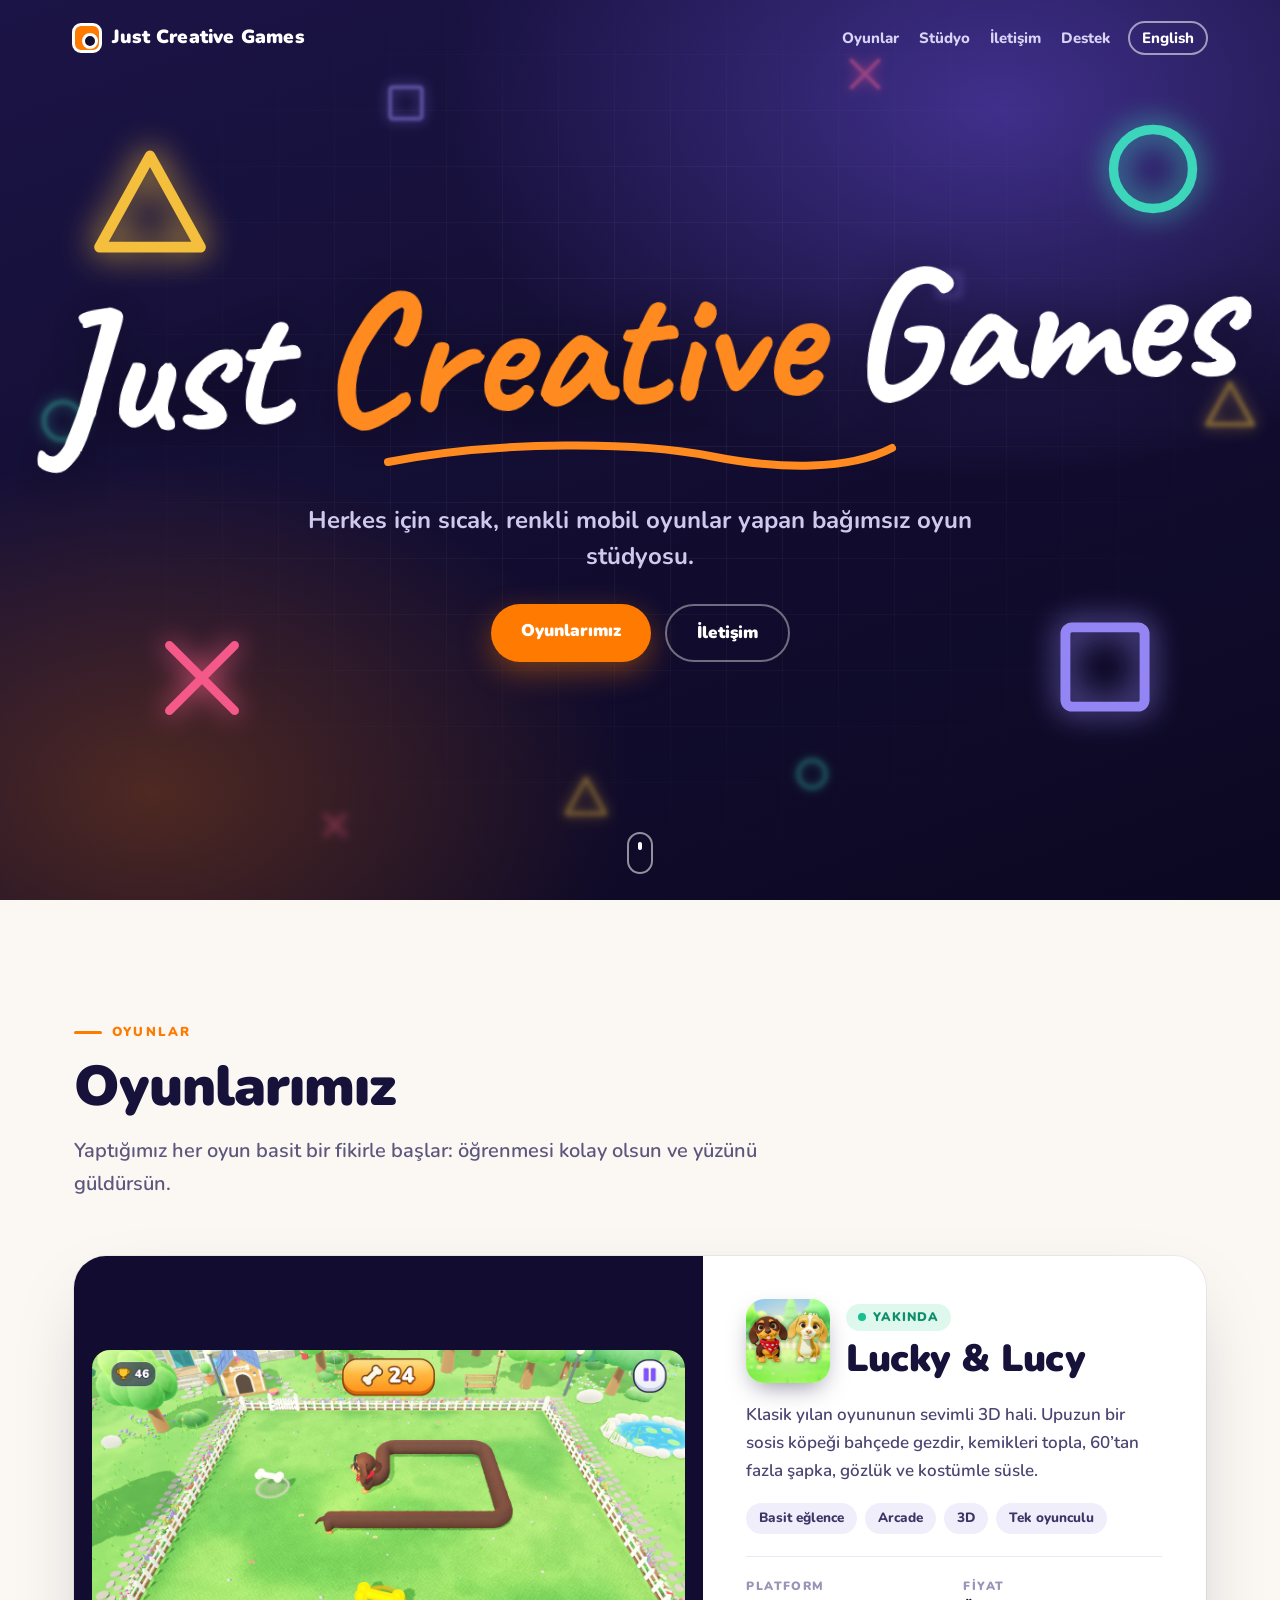
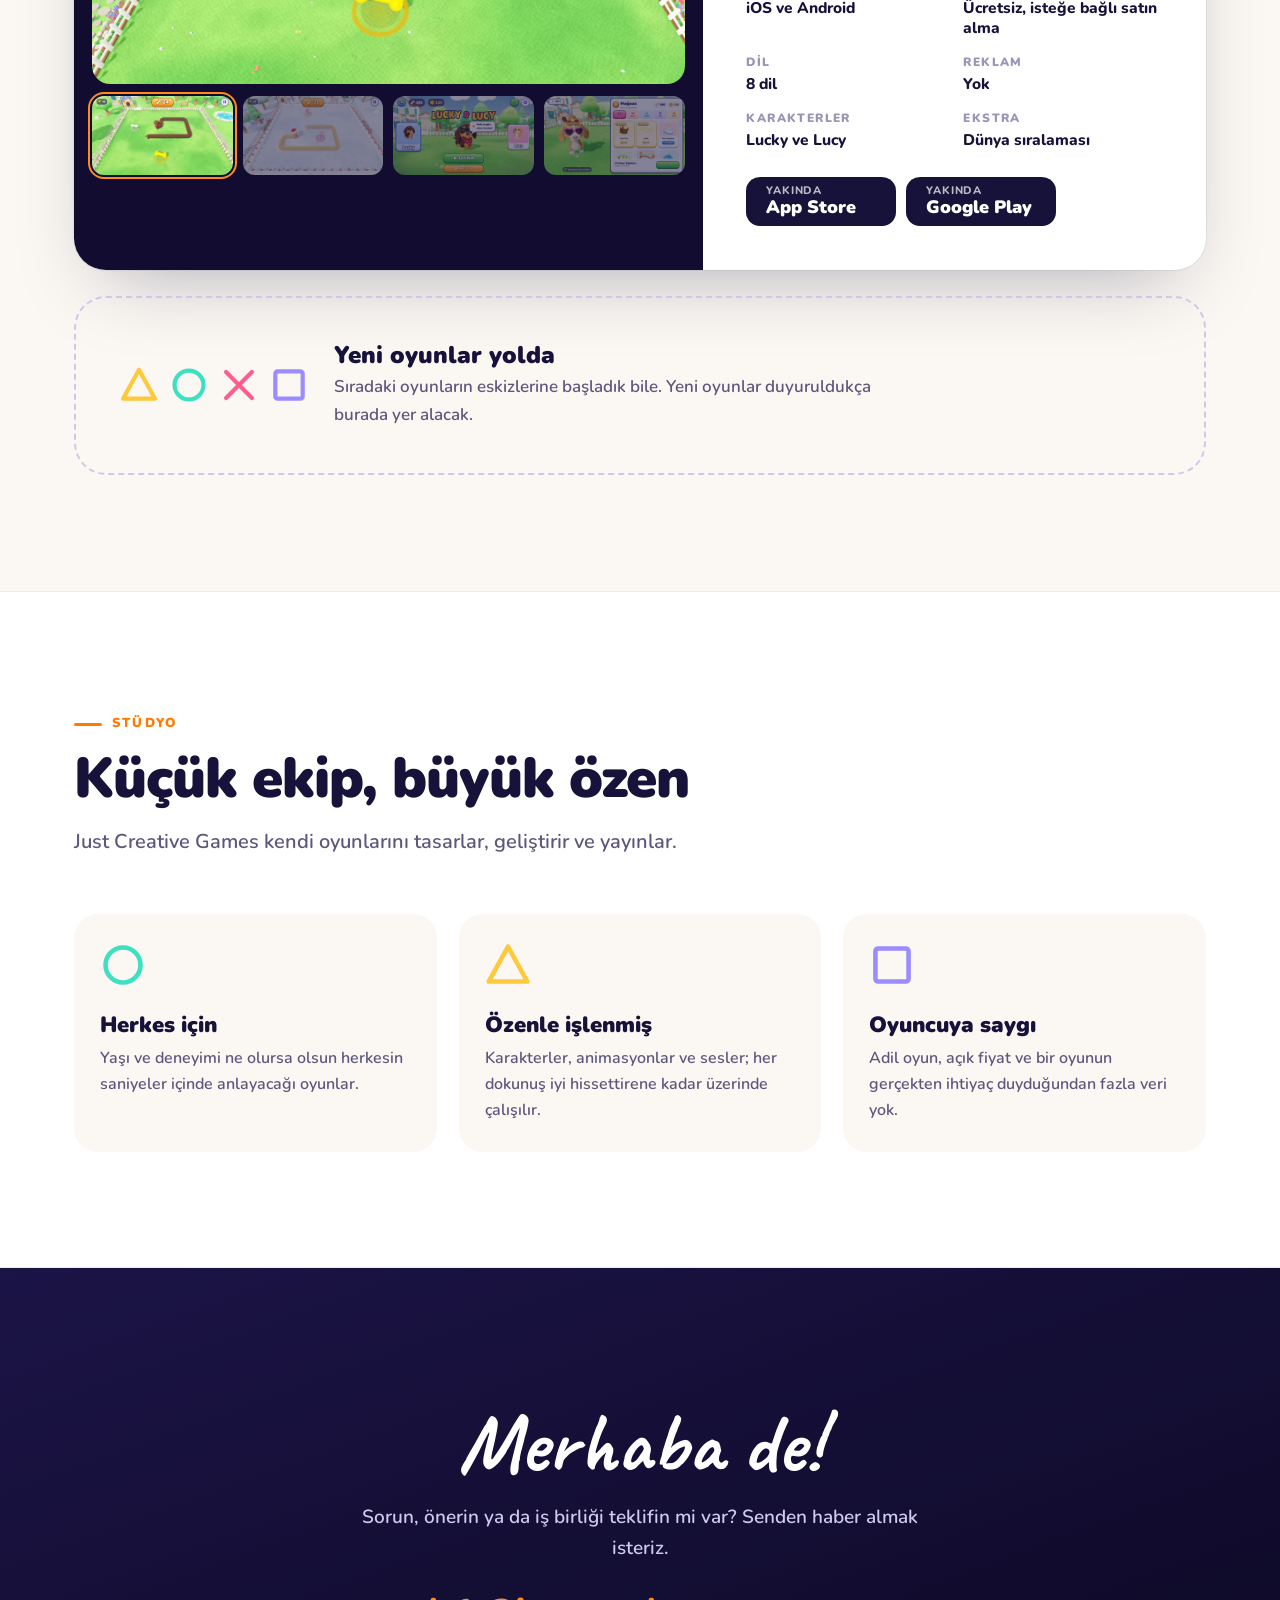
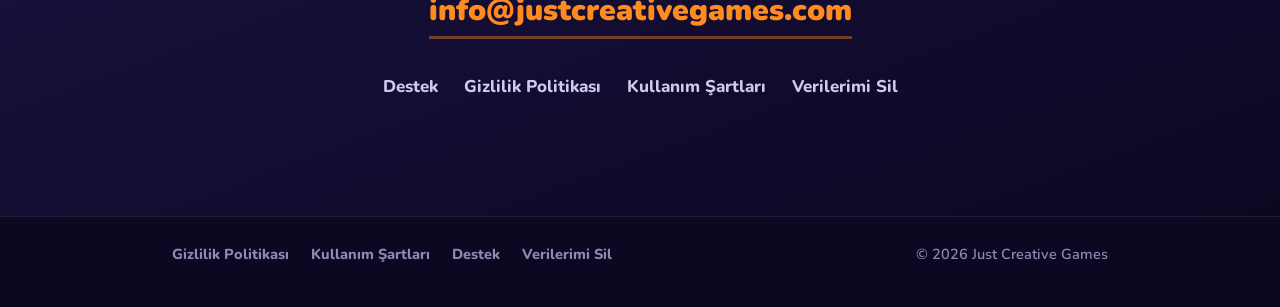
<file: tr.html>
<!DOCTYPE html>
<html lang="tr">
<head>
<meta charset="utf-8">
<meta name="viewport" content="width=device-width, initial-scale=1">
<title>Just Creative Games – Bağımsız Oyun Stüdyosu</title>
<meta name="description" content="Just Creative Games, sıcak ve renkli mobil oyunlar yapan bağımsız bir oyun stüdyosudur. İlk oyun: Lucky &amp; Lucy.">
<link rel="alternate" hreflang="tr" href="https://www.justcreativegames.com/tr.html">
<link rel="alternate" hreflang="en" href="https://www.justcreativegames.com/">
<link rel="icon" type="image/png" href="favicon.png">
<link rel="apple-touch-icon" href="assets/apple-touch-icon.png">
<link rel="stylesheet" href="style.css">
<link rel="stylesheet" href="home.css">
</head>
<body class="home">
<header class="site"><div class="wrap"><a class="logo" href="tr.html"><i></i>Just Creative Games</a><nav aria-label="Ana menü"><a href="#games">Oyunlar</a><a href="#studio">Stüdyo</a><a href="#contact">İletişim</a><a href="destek.html">Destek</a><a class="lang" href="index.html" hreflang="en" lang="en">English</a></nav></div></header>
<main><section class="hero2" aria-label="Just Creative Games"><div class="shape" style="--x:7%;--y:16%;--s:120px;--d:34px;--t:9s;--dl:0s;--o:0.95;--bl:0px;--r0:-10deg;--r1:8deg"><svg viewBox="0 0 100 100" aria-hidden="true" style="--c:#ffc93c"><polygon points="50,10 92,86 8,86"/></svg></div><div class="shape" style="--x:86%;--y:13%;--s:104px;--d:-28px;--t:11s;--dl:-3s;--o:0.95;--bl:0px;--r0:0deg;--r1:0deg"><svg viewBox="0 0 100 100" aria-hidden="true" style="--c:#3de0c0"><circle cx="50" cy="50" r="38"/></svg></div><div class="shape" style="--x:12%;--y:70%;--s:96px;--d:-22px;--t:10s;--dl:-5s;--o:0.95;--bl:0px;--r0:-12deg;--r1:14deg"><svg viewBox="0 0 100 100" aria-hidden="true" style="--c:#ff5d8f"><path d="M16 16 L84 84 M84 16 L16 84"/></svg></div><div class="shape" style="--x:82%;--y:68%;--s:110px;--d:30px;--t:12s;--dl:-2s;--o:0.95;--bl:0px;--r0:8deg;--r1:-10deg"><svg viewBox="0 0 100 100" aria-hidden="true" style="--c:#9b8cff"><rect x="14" y="14" width="72" height="72" rx="6"/></svg></div><div class="shape hm" style="--x:30%;--y:9%;--s:44px;--d:12px;--t:8s;--dl:-1s;--o:0.5;--bl:1.5px;--r0:20deg;--r1:40deg"><svg viewBox="0 0 100 100" aria-hidden="true" style="--c:#9b8cff"><rect x="14" y="14" width="72" height="72" rx="6"/></svg></div><div class="shape hm" style="--x:66%;--y:6%;--s:40px;--d:-12px;--t:9s;--dl:-6s;--o:0.5;--bl:1.5px;--r0:0deg;--r1:25deg"><svg viewBox="0 0 100 100" aria-hidden="true" style="--c:#ff5d8f"><path d="M16 16 L84 84 M84 16 L16 84"/></svg></div><div class="shape hm" style="--x:3%;--y:44%;--s:50px;--d:16px;--t:10s;--dl:-4s;--o:0.45;--bl:2px;--r0:0deg;--r1:0deg"><svg viewBox="0 0 100 100" aria-hidden="true" style="--c:#3de0c0"><circle cx="50" cy="50" r="38"/></svg></div><div class="shape hm" style="--x:94%;--y:42%;--s:54px;--d:-16px;--t:9s;--dl:-7s;--o:0.45;--bl:2px;--r0:12deg;--r1:-14deg"><svg viewBox="0 0 100 100" aria-hidden="true" style="--c:#ffc93c"><polygon points="50,10 92,86 8,86"/></svg></div><div class="shape hm" style="--x:44%;--y:86%;--s:46px;--d:10px;--t:11s;--dl:-2s;--o:0.4;--bl:2.5px;--r0:-20deg;--r1:6deg"><svg viewBox="0 0 100 100" aria-hidden="true" style="--c:#ffc93c"><polygon points="50,10 92,86 8,86"/></svg></div><div class="shape hm" style="--x:62%;--y:84%;--s:36px;--d:-10px;--t:8s;--dl:-3s;--o:0.4;--bl:2.5px;--r0:0deg;--r1:0deg"><svg viewBox="0 0 100 100" aria-hidden="true" style="--c:#3de0c0"><circle cx="50" cy="50" r="38"/></svg></div><div class="shape hm" style="--x:25%;--y:90%;--s:30px;--d:8px;--t:9s;--dl:-8s;--o:0.35;--bl:3px;--r0:10deg;--r1:40deg"><svg viewBox="0 0 100 100" aria-hidden="true" style="--c:#ff5d8f"><path d="M16 16 L84 84 M84 16 L16 84"/></svg></div><div class="shape hm" style="--x:73%;--y:30%;--s:30px;--d:-8px;--t:10s;--dl:-5s;--o:0.3;--bl:3px;--r0:-15deg;--r1:15deg"><svg viewBox="0 0 100 100" aria-hidden="true" style="--c:#9b8cff"><rect x="14" y="14" width="72" height="72" rx="6"/></svg></div>
<h1 class="title" aria-label="Just Creative Games"><svg class="w " viewBox="-20 -820 1406 1120" aria-hidden="true"><path pathLength="1" style="--i:0" d="M92 204Q69 217 42.0 216.0Q15 215 -9.5 204.0Q-34 193 -50 176Q-57 168 -55.5 146.5Q-54 125 -50 112Q-45 94 -37 94Q-26 94 -12 113Q16 138 43.5 127.0Q71 116 102 68Q108 53 121.0 25.0Q134 -3 148.5 -35.0Q163 -67 175.0 -94.5Q187 -122 191 -134L192 -138Q192 -141 196 -145Q197 -149 201.0 -161.0Q205 -173 209 -189Q213 -200 220.5 -222.0Q228 -244 236.5 -268.0Q245 -292 251 -308Q256 -329 263.5 -353.5Q271 -378 276 -391Q280 -399 288.0 -423.5Q296 -448 306 -477Q318 -516 327.5 -545.0Q337 -574 341.5 -591.5Q346 -609 344 -612L327 -609Q309 -606 288 -602Q271 -595 254 -593Q243 -592 240 -596Q238 -599 239 -604V-615Q236 -613 231.0 -619.0Q226 -625 222.0 -634.5Q218 -644 218 -649Q218 -657 241.5 -667.5Q265 -678 296 -682Q316 -685 344.5 -687.5Q373 -690 386 -692Q390 -695 404.0 -690.0Q418 -685 433.0 -678.0Q448 -671 453 -665Q459 -657 460.5 -648.0Q462 -639 458.0 -623.0Q454 -607 443.5 -577.5Q433 -548 414 -497Q392 -435 375.0 -384.5Q358 -334 344 -301Q341 -290 333.5 -269.0Q326 -248 319.0 -226.5Q312 -205 308 -191Q300 -172 293.0 -150.0Q286 -128 282 -115Q282 -107 278.0 -97.0Q274 -87 269 -82L262 -65Q255 -47 245 -23Q237 -3 227.5 21.5Q218 46 210 59Q205 71 198.0 81.5Q191 92 191 96V99Q190 102 186 102L183 104Q180 107 180 112Q178 118 167.0 131.0Q156 144 142.0 159.5Q128 175 114.0 187.0Q100 199 92 204Z"/><path pathLength="1" style="--i:1" d="M651 -2Q641 -12 635.0 -29.5Q629 -47 623 -70Q621 -78 621.5 -88.0Q622 -98 621 -104Q618 -97 611.5 -86.0Q605 -75 599 -70Q595 -66 581.0 -54.5Q567 -43 553 -36Q520 -15 494.5 -16.5Q469 -18 450 -42Q434 -55 424.0 -75.0Q414 -95 420 -123Q422 -158 430.0 -191.5Q438 -225 463 -281Q484 -322 495.0 -345.0Q506 -368 509 -372Q524 -377 546.0 -371.5Q568 -366 570 -352Q576 -342 570.0 -314.5Q564 -287 546 -252Q532 -218 519.5 -186.0Q507 -154 504.5 -132.0Q502 -110 516 -105Q525 -100 542.5 -106.0Q560 -112 584.0 -142.0Q608 -172 635 -237Q643 -257 647.0 -272.5Q651 -288 652 -307Q650 -319 658.5 -332.0Q667 -345 679 -352Q683 -357 690 -362Q695 -365 697 -363Q698 -363 699 -361L715 -362Q719 -363 724.0 -354.0Q729 -345 734 -341Q745 -332 744.0 -302.0Q743 -272 720 -218Q701 -177 694.5 -156.0Q688 -135 687 -115Q687 -97 690.0 -84.5Q693 -72 708 -59Q719 -52 720.5 -35.5Q722 -19 721 -7Q719 2 705.5 5.5Q692 9 676.5 7.0Q661 5 651 -2Z"/><path pathLength="1" style="--i:2" d="M838 6Q804 -8 788.5 -23.5Q773 -39 776 -51Q778 -57 783.0 -62.0Q788 -67 805.5 -66.5Q823 -66 860 -57Q871 -57 882.0 -58.0Q893 -59 902.5 -61.0Q912 -63 918 -66Q921 -67 922 -69Q922 -70 921 -72Q919 -75 914 -79Q910 -84 905.0 -85.5Q900 -87 896 -87Q894 -92 887.5 -97.0Q881 -102 872 -108Q850 -126 832.0 -140.0Q814 -154 818 -161V-166Q811 -166 805.0 -185.5Q799 -205 799 -221Q799 -241 807.5 -261.0Q816 -281 829.5 -299.0Q843 -317 857 -331Q876 -349 897.5 -366.5Q919 -384 944.5 -398.0Q970 -412 1001 -420Q1015 -423 1033.0 -423.0Q1051 -423 1059 -418Q1067 -423 1079.0 -415.5Q1091 -408 1103.0 -395.0Q1115 -382 1121 -369Q1121 -357 1120.5 -339.5Q1120 -322 1118.0 -309.0Q1116 -296 1109 -296H1107Q1104 -295 1104 -290Q1104 -280 1089 -267Q1070 -254 1053.0 -246.0Q1036 -238 1027 -245Q1021 -249 1016.0 -253.0Q1011 -257 1007 -263L1005 -268Q1002 -272 1002.0 -276.0Q1002 -280 1005 -284L1008 -287Q1022 -300 1029.5 -311.0Q1037 -322 1040.0 -330.5Q1043 -339 1043 -344Q1043 -350 1040.5 -351.5Q1038 -353 1030 -353Q1025 -353 1008.5 -345.0Q992 -337 974.0 -325.5Q956 -314 946 -305Q942 -298 940.5 -296.0Q939 -294 935 -294Q935 -295 934 -296Q933 -296 930 -293Q925 -288 918.0 -279.0Q911 -270 904.0 -260.0Q897 -250 893 -244Q892 -235 888.5 -227.5Q885 -220 886 -212Q887 -202 896.0 -193.0Q905 -184 922 -170Q957 -144 974.5 -129.0Q992 -114 999.0 -105.0Q1006 -96 1008 -87Q1025 -56 1012.0 -33.5Q999 -11 972 1Q962 6 937.0 10.5Q912 15 884.5 14.5Q857 14 838 6Z"/><path pathLength="1" style="--i:3" d="M1206 1Q1195 -1 1182.0 -12.5Q1169 -24 1158.5 -38.5Q1148 -53 1145 -63Q1145 -65 1143 -68L1140 -71Q1136 -74 1135.5 -97.5Q1135 -121 1138.0 -150.0Q1141 -179 1145 -196Q1150 -212 1160.0 -239.5Q1170 -267 1177 -289L1204 -347L1164 -358Q1157 -360 1152.5 -366.0Q1148 -372 1148 -376Q1148 -384 1157.0 -399.0Q1166 -414 1170 -414Q1175 -413 1188.5 -413.0Q1202 -413 1215.0 -414.0Q1228 -415 1231 -416Q1235 -418 1239.0 -421.5Q1243 -425 1245 -432Q1250 -443 1254.0 -449.0Q1258 -455 1265 -467Q1272 -480 1276.5 -489.0Q1281 -498 1291 -514Q1296 -521 1302.0 -531.0Q1308 -541 1317 -548Q1326 -556 1346.5 -559.5Q1367 -563 1382 -550Q1390 -540 1391.0 -531.0Q1392 -522 1383 -508Q1375 -491 1364.5 -477.5Q1354 -464 1345 -447Q1332 -429 1336 -424Q1337 -423 1339 -422Q1349 -419 1395 -426Q1424 -431 1437.0 -420.0Q1450 -409 1452 -392Q1455 -368 1447.0 -363.0Q1439 -358 1401 -358Q1377 -354 1360.0 -353.5Q1343 -353 1335 -353Q1322 -352 1318.0 -352.0Q1314 -352 1306.0 -350.0Q1298 -348 1294.5 -343.5Q1291 -339 1287 -331Q1283 -327 1275.0 -310.0Q1267 -293 1255 -273Q1241 -231 1231.5 -192.5Q1222 -154 1215 -116Q1212 -97 1216.5 -88.5Q1221 -80 1242 -78Q1253 -77 1274.0 -78.5Q1295 -80 1309 -84Q1320 -89 1332.0 -94.5Q1344 -100 1354 -106Q1363 -111 1372 -117L1381 -122Q1383 -125 1385 -125Q1389 -126 1396 -120Q1405 -109 1409 -97Q1409 -85 1404.0 -68.5Q1399 -52 1367 -34Q1322 -6 1277.0 0.0Q1232 6 1206 1Z"/></svg><svg class="w o" viewBox="-20 -820 2849 1120" aria-hidden="true"><path pathLength="1" style="--i:4" d="M221 66Q206 60 186.0 49.5Q166 39 148.0 22.0Q130 5 120 -19Q110 -48 106.5 -76.0Q103 -104 104 -141Q104 -193 111.5 -231.5Q119 -270 135 -310Q137 -313 142.5 -327.5Q148 -342 155.5 -359.0Q163 -376 167 -385Q175 -402 191.5 -430.5Q208 -459 227 -486Q256 -529 276.0 -556.5Q296 -584 314.5 -603.0Q333 -622 355.5 -640.0Q378 -658 412 -681Q434 -697 468.5 -701.0Q503 -705 536.0 -690.5Q569 -676 585 -636Q596 -615 595.0 -583.5Q594 -552 583.0 -516.5Q572 -481 555.0 -450.0Q538 -419 517 -400Q504 -388 482.5 -396.0Q461 -404 447 -417Q438 -434 437.5 -437.0Q437 -440 441 -441Q447 -448 457.0 -465.0Q467 -482 477.0 -501.5Q487 -521 491 -533Q499 -575 502.0 -588.5Q505 -602 496 -611Q492 -615 484.5 -614.0Q477 -613 460 -604Q437 -594 405.5 -563.5Q374 -533 343 -491Q303 -438 276.0 -397.0Q249 -356 235 -313Q233 -309 229 -298L224 -287Q225 -283 221.0 -267.5Q217 -252 212 -241Q201 -195 199.0 -152.5Q197 -110 204.5 -78.5Q212 -47 227 -32Q240 -23 260.0 -26.0Q280 -29 306.0 -40.0Q332 -51 362 -64Q386 -74 406.0 -86.0Q426 -98 436 -107Q444 -113 456.5 -119.5Q469 -126 478 -126Q492 -131 499.0 -118.0Q506 -105 506 -85Q506 -71 486.0 -51.0Q466 -31 442 -17Q434 -9 420.5 -2.5Q407 4 393 9Q372 25 341.0 40.0Q310 55 278.5 63.0Q247 71 221 66Z"/><path pathLength="1" style="--i:5" d="M596 -27Q587 -34 576.5 -45.0Q566 -56 569 -76Q572 -104 577.0 -125.5Q582 -147 589 -175Q591 -187 599.5 -216.0Q608 -245 620.0 -279.0Q632 -313 645.0 -343.5Q658 -374 668 -389Q679 -399 700.5 -399.0Q722 -399 730 -391Q741 -382 737.0 -359.5Q733 -337 709 -290Q704 -278 696.5 -264.5Q689 -251 686 -243Q684 -237 686 -235Q686 -235 688 -235Q694 -246 710.0 -260.5Q726 -275 744.0 -289.0Q762 -303 778.0 -314.0Q794 -325 800 -328Q808 -333 818.5 -336.5Q829 -340 833 -342Q856 -353 883.5 -350.5Q911 -348 917 -333Q918 -325 924 -321L929 -317Q933 -317 934 -314V-311Q934 -304 920.5 -291.0Q907 -278 891 -277Q878 -276 868.0 -272.0Q858 -268 844 -262Q806 -240 775.5 -223.0Q745 -206 713 -171Q706 -163 698.0 -156.0Q690 -149 682 -136Q677 -131 672.0 -114.0Q667 -97 663.5 -81.5Q660 -66 660 -63L657 -54Q654 -44 647 -35Q635 -19 623.5 -15.0Q612 -11 596 -27Z"/><path pathLength="1" style="--i:6" d="M1130 -20Q1100 -3 1066.5 -0.5Q1033 2 1004.0 -9.5Q975 -21 957 -44Q947 -57 938.0 -85.5Q929 -114 935 -163Q941 -209 963.5 -256.0Q986 -303 1019.0 -339.0Q1052 -375 1091 -388Q1105 -393 1119.5 -395.5Q1134 -398 1158 -396Q1181 -393 1199.0 -384.5Q1217 -376 1225 -366Q1241 -350 1246.0 -335.0Q1251 -320 1250 -306Q1245 -274 1221.5 -237.0Q1198 -200 1156 -182Q1139 -175 1116.0 -173.0Q1093 -171 1053 -179Q1029 -184 1021.5 -174.0Q1014 -164 1015 -135Q1017 -117 1023.5 -103.5Q1030 -90 1048 -85Q1071 -81 1081.0 -84.5Q1091 -88 1106 -95Q1114 -100 1122 -106L1137 -118Q1144 -124 1149 -127Q1154 -131 1159.0 -132.0Q1164 -133 1169 -133Q1180 -132 1190.0 -121.0Q1200 -110 1203 -100Q1203 -92 1193.0 -77.5Q1183 -63 1166.5 -47.5Q1150 -32 1130 -20ZM1117 -243Q1124 -246 1137.5 -257.0Q1151 -268 1162.0 -280.5Q1173 -293 1173 -300Q1173 -311 1158.5 -319.0Q1144 -327 1121 -322Q1113 -320 1102.0 -311.0Q1091 -302 1080.0 -290.5Q1069 -279 1061.0 -268.5Q1053 -258 1050 -252Q1054 -247 1066.0 -244.0Q1078 -241 1092.5 -241.0Q1107 -241 1117 -243Z"/><path pathLength="1" style="--i:7" d="M1295 -21Q1291 -29 1277.5 -37.0Q1264 -45 1264.0 -49.0Q1264 -53 1259.5 -61.5Q1255 -70 1251 -74Q1246 -80 1254.0 -103.5Q1262 -127 1278.0 -161.0Q1294 -195 1313 -230Q1321 -238 1329.0 -251.0Q1337 -264 1341 -268Q1341 -272 1344.0 -275.5Q1347 -279 1351 -279L1359 -295Q1361 -299 1371.5 -311.0Q1382 -323 1397.0 -337.5Q1412 -352 1427.5 -365.0Q1443 -378 1453 -384Q1474 -398 1496.5 -397.0Q1519 -396 1535 -383Q1538 -380 1548.5 -371.0Q1559 -362 1572.5 -351.0Q1586 -340 1596 -331L1633 -298L1616 -248Q1603 -208 1609.5 -178.0Q1616 -148 1628 -126Q1633 -115 1641.5 -109.0Q1650 -103 1664 -101Q1672 -100 1679.0 -95.0Q1686 -90 1686 -79Q1686 -55 1677.5 -44.5Q1669 -34 1659 -32Q1626 -28 1596.0 -39.0Q1566 -50 1542 -96Q1538 -102 1531.5 -118.5Q1525 -135 1524 -140Q1520 -135 1513.5 -127.5Q1507 -120 1501 -114Q1430 -42 1379.5 -20.5Q1329 1 1295 -21ZM1350 -104Q1357 -103 1372.0 -111.5Q1387 -120 1412 -140Q1446 -169 1468.0 -188.0Q1490 -207 1511 -237L1533 -273Q1523 -296 1515.0 -303.0Q1507 -310 1499 -310Q1486 -310 1468.0 -293.5Q1450 -277 1427.5 -245.5Q1405 -214 1377 -167Q1364 -145 1357 -125Z"/><path pathLength="1" style="--i:8" d="M1788 1Q1777 -1 1764.0 -12.5Q1751 -24 1740.5 -38.5Q1730 -53 1727 -63Q1727 -65 1725 -68L1722 -71Q1718 -74 1717.5 -97.5Q1717 -121 1720.0 -150.0Q1723 -179 1727 -196Q1732 -212 1742.0 -239.5Q1752 -267 1759 -289L1786 -347L1746 -358Q1739 -360 1734.5 -366.0Q1730 -372 1730 -376Q1730 -384 1739.0 -399.0Q1748 -414 1752 -414Q1757 -413 1770.5 -413.0Q1784 -413 1797.0 -414.0Q1810 -415 1813 -416Q1817 -418 1821.0 -421.5Q1825 -425 1827 -432Q1832 -443 1836.0 -449.0Q1840 -455 1847 -467Q1854 -480 1858.5 -489.0Q1863 -498 1873 -514Q1878 -521 1884.0 -531.0Q1890 -541 1899 -548Q1908 -556 1928.5 -559.5Q1949 -563 1964 -550Q1972 -540 1973.0 -531.0Q1974 -522 1965 -508Q1957 -491 1946.5 -477.5Q1936 -464 1927 -447Q1914 -429 1918 -424Q1919 -423 1921 -422Q1931 -419 1977 -426Q2006 -431 2019.0 -420.0Q2032 -409 2034 -392Q2037 -368 2029.0 -363.0Q2021 -358 1983 -358Q1959 -354 1942.0 -353.5Q1925 -353 1917 -353Q1904 -352 1900.0 -352.0Q1896 -352 1888.0 -350.0Q1880 -348 1876.5 -343.5Q1873 -339 1869 -331Q1865 -327 1857.0 -310.0Q1849 -293 1837 -273Q1823 -231 1813.5 -192.5Q1804 -154 1797 -116Q1794 -97 1798.5 -88.5Q1803 -80 1824 -78Q1835 -77 1856.0 -78.5Q1877 -80 1891 -84Q1902 -89 1914.0 -94.5Q1926 -100 1936 -106Q1945 -111 1954 -117L1963 -122Q1965 -125 1967 -125Q1971 -126 1978 -120Q1987 -109 1991 -97Q1991 -85 1986.0 -68.5Q1981 -52 1949 -34Q1904 -6 1859.0 0.0Q1814 6 1788 1Z"/><path pathLength="1" style="--i:9" d="M2051 -17Q2043 -25 2039.5 -41.0Q2036 -57 2037.0 -72.5Q2038 -88 2042 -96Q2042 -104 2044.5 -108.5Q2047 -113 2046 -117Q2045 -121 2048.0 -131.0Q2051 -141 2054 -150Q2061 -166 2070.0 -191.5Q2079 -217 2088.0 -243.5Q2097 -270 2103.0 -289.5Q2109 -309 2110 -313Q2110 -325 2126 -326Q2138 -330 2155.0 -316.0Q2172 -302 2182 -286Q2190 -278 2188.0 -265.0Q2186 -252 2175 -228Q2171 -220 2165.5 -201.5Q2160 -183 2158 -171Q2154 -163 2148.5 -148.5Q2143 -134 2139 -121Q2137 -116 2135.0 -102.5Q2133 -89 2130.0 -75.0Q2127 -61 2122 -53Q2113 -12 2090.5 -5.0Q2068 2 2051 -17ZM2159 -418Q2148 -426 2142.5 -437.5Q2137 -449 2136.5 -458.0Q2136 -467 2138 -469Q2148 -480 2155.5 -498.0Q2163 -516 2172 -531Q2174 -534 2177.5 -539.5Q2181 -545 2185 -546Q2197 -554 2218.5 -545.0Q2240 -536 2250 -520Q2259 -501 2255.5 -481.0Q2252 -461 2234 -439Q2219 -419 2196.0 -413.5Q2173 -408 2159 -418Z"/><path pathLength="1" style="--i:10" d="M2323 -53Q2316 -59 2304.5 -89.0Q2293 -119 2282.5 -159.0Q2272 -199 2266 -233Q2262 -253 2257.5 -267.0Q2253 -281 2250 -290Q2245 -308 2253.5 -328.0Q2262 -348 2274 -355Q2279 -358 2292.5 -359.5Q2306 -361 2310 -360Q2322 -356 2332.0 -323.5Q2342 -291 2350 -238Q2354 -207 2356.5 -192.5Q2359 -178 2359 -174Q2363 -166 2365 -155Q2365 -149 2368 -148Q2370 -147 2374 -151Q2378 -155 2386.5 -165.0Q2395 -175 2407 -191Q2428 -219 2440.5 -237.5Q2453 -256 2469 -276Q2476 -286 2488.0 -298.0Q2500 -310 2512.0 -320.5Q2524 -331 2532 -333Q2556 -337 2561.5 -315.5Q2567 -294 2547 -266Q2539 -254 2534.5 -243.5Q2530 -233 2526 -229Q2518 -213 2501.0 -188.5Q2484 -164 2468.0 -143.5Q2452 -123 2446 -117Q2442 -113 2428.5 -102.0Q2415 -91 2403 -74Q2379 -51 2357.0 -46.0Q2335 -41 2323 -53Z"/><path pathLength="1" style="--i:11" d="M2768 -20Q2738 -3 2704.5 -0.5Q2671 2 2642.0 -9.5Q2613 -21 2595 -44Q2585 -57 2576.0 -85.5Q2567 -114 2573 -163Q2579 -209 2601.5 -256.0Q2624 -303 2657.0 -339.0Q2690 -375 2729 -388Q2743 -393 2757.5 -395.5Q2772 -398 2796 -396Q2819 -393 2837.0 -384.5Q2855 -376 2863 -366Q2879 -350 2884.0 -335.0Q2889 -320 2888 -306Q2883 -274 2859.5 -237.0Q2836 -200 2794 -182Q2777 -175 2754.0 -173.0Q2731 -171 2691 -179Q2667 -184 2659.5 -174.0Q2652 -164 2653 -135Q2655 -117 2661.5 -103.5Q2668 -90 2686 -85Q2709 -81 2719.0 -84.5Q2729 -88 2744 -95Q2752 -100 2760 -106L2775 -118Q2782 -124 2787 -127Q2792 -131 2797.0 -132.0Q2802 -133 2807 -133Q2818 -132 2828.0 -121.0Q2838 -110 2841 -100Q2841 -92 2831.0 -77.5Q2821 -63 2804.5 -47.5Q2788 -32 2768 -20ZM2755 -243Q2762 -246 2775.5 -257.0Q2789 -268 2800.0 -280.5Q2811 -293 2811 -300Q2811 -311 2796.5 -319.0Q2782 -327 2759 -322Q2751 -320 2740.0 -311.0Q2729 -302 2718.0 -290.5Q2707 -279 2699.0 -268.5Q2691 -258 2688 -252Q2692 -247 2704.0 -244.0Q2716 -241 2730.5 -241.0Q2745 -241 2755 -243Z"/></svg><svg class="w " viewBox="-20 -820 2233 1120" aria-hidden="true"><path pathLength="1" style="--i:12" d="M159 46Q132 26 117.5 -11.5Q103 -49 104 -81Q103 -143 114.5 -209.0Q126 -275 145 -332Q158 -368 173.0 -405.0Q188 -442 204.0 -475.5Q220 -509 235 -532Q266 -585 298.5 -617.0Q331 -649 348 -659Q376 -673 415.0 -680.5Q454 -688 491 -680Q517 -673 542.5 -660.0Q568 -647 587 -628Q598 -618 604.0 -607.0Q610 -596 610 -584Q610 -569 596.0 -555.0Q582 -541 565.0 -536.0Q548 -531 539 -542Q526 -562 514.0 -572.5Q502 -583 489 -588Q478 -595 459.5 -595.0Q441 -595 420.0 -588.5Q399 -582 380 -566Q373 -560 361.5 -549.0Q350 -538 337.5 -522.5Q325 -507 315 -489Q287 -443 267.5 -395.5Q248 -348 233 -292Q226 -269 218.0 -235.5Q210 -202 203.5 -169.0Q197 -136 195 -111Q192 -76 197.0 -56.0Q202 -36 218.0 -29.5Q234 -23 263 -30Q289 -36 315.5 -50.5Q342 -65 367.0 -87.5Q392 -110 412 -141Q430 -175 441.5 -203.0Q453 -231 454 -248Q454 -255 450 -259Q446 -264 436 -263Q395 -262 370.5 -266.0Q346 -270 337 -286Q324 -289 323.5 -308.0Q323 -327 342 -339Q359 -348 389.0 -350.0Q419 -352 450.5 -348.5Q482 -345 501 -334Q523 -323 531.5 -301.5Q540 -280 540.5 -256.0Q541 -232 537 -211Q528 -176 512.5 -143.0Q497 -110 471 -76Q456 -55 430.0 -32.0Q404 -9 375.5 9.5Q347 28 322 39Q282 57 238.5 65.0Q195 73 159 46Z"/><path pathLength="1" style="--i:13" d="M618 -21Q614 -29 600.5 -37.0Q587 -45 587.0 -49.0Q587 -53 582.5 -61.5Q578 -70 574 -74Q569 -80 577.0 -103.5Q585 -127 601.0 -161.0Q617 -195 636 -230Q644 -238 652.0 -251.0Q660 -264 664 -268Q664 -272 667.0 -275.5Q670 -279 674 -279L682 -295Q684 -299 694.5 -311.0Q705 -323 720.0 -337.5Q735 -352 750.5 -365.0Q766 -378 776 -384Q797 -398 819.5 -397.0Q842 -396 858 -383Q861 -380 871.5 -371.0Q882 -362 895.5 -351.0Q909 -340 919 -331L956 -298L939 -248Q926 -208 932.5 -178.0Q939 -148 951 -126Q956 -115 964.5 -109.0Q973 -103 987 -101Q995 -100 1002.0 -95.0Q1009 -90 1009 -79Q1009 -55 1000.5 -44.5Q992 -34 982 -32Q949 -28 919.0 -39.0Q889 -50 865 -96Q861 -102 854.5 -118.5Q848 -135 847 -140Q843 -135 836.5 -127.5Q830 -120 824 -114Q753 -42 702.5 -20.5Q652 1 618 -21ZM673 -104Q680 -103 695.0 -111.5Q710 -120 735 -140Q769 -169 791.0 -188.0Q813 -207 834 -237L856 -273Q846 -296 838.0 -303.0Q830 -310 822 -310Q809 -310 791.0 -293.5Q773 -277 750.5 -245.5Q728 -214 700 -167Q687 -145 680 -125Z"/><path pathLength="1" style="--i:14" d="M1506 -24Q1499 -26 1484.0 -37.0Q1469 -48 1457.5 -70.0Q1446 -92 1447 -127Q1448 -157 1452 -170Q1454 -179 1451 -182Q1450 -183 1448 -183Q1443 -184 1428.0 -174.0Q1413 -164 1389.0 -142.0Q1365 -120 1331 -84Q1319 -74 1304.5 -59.5Q1290 -45 1275.5 -38.0Q1261 -31 1250 -41L1240 -50Q1233 -56 1228.0 -66.0Q1223 -76 1225 -83L1253 -161Q1265 -187 1269.5 -199.0Q1274 -211 1274 -214Q1273 -215 1273 -215Q1272 -217 1268 -216Q1262 -215 1251.0 -205.5Q1240 -196 1236 -190Q1232 -190 1225.5 -182.0Q1219 -174 1213.0 -168.0Q1207 -162 1192.0 -145.5Q1177 -129 1160 -111Q1147 -99 1130.0 -79.0Q1113 -59 1100.0 -43.0Q1087 -27 1084 -27Q1066 -28 1051.5 -39.0Q1037 -50 1032 -66Q1026 -77 1031.0 -106.5Q1036 -136 1050 -201Q1054 -216 1057.5 -227.0Q1061 -238 1065.0 -249.0Q1069 -260 1074.5 -274.0Q1080 -288 1089 -308Q1094 -322 1093.0 -334.5Q1092 -347 1091 -355Q1091 -370 1100.5 -379.0Q1110 -388 1122.0 -391.5Q1134 -395 1141 -393Q1169 -390 1179.0 -373.0Q1189 -356 1190 -340Q1191 -325 1186.0 -313.0Q1181 -301 1178 -293L1167 -266Q1157 -243 1152.5 -232.5Q1148 -222 1147.5 -218.5Q1147 -215 1147 -212Q1147 -212 1147 -211Q1149 -210 1156 -215Q1164 -221 1175.5 -231.5Q1187 -242 1197 -250Q1215 -265 1235.5 -280.5Q1256 -296 1276.0 -308.0Q1296 -320 1309 -324Q1326 -321 1340.5 -307.0Q1355 -293 1359 -283Q1364 -268 1360.5 -256.0Q1357 -244 1355 -234Q1354 -230 1351.0 -219.0Q1348 -208 1345 -199L1342 -189L1348 -195Q1354 -201 1364.0 -209.5Q1374 -218 1384 -225Q1434 -263 1463.5 -273.5Q1493 -284 1514 -256Q1526 -245 1529.5 -226.0Q1533 -207 1533 -175Q1534 -162 1535.5 -146.0Q1537 -130 1539.5 -118.0Q1542 -106 1544 -103Q1547 -99 1555.0 -95.5Q1563 -92 1570 -90Q1584 -83 1585.5 -64.5Q1587 -46 1571 -36Q1556 -27 1539.5 -25.0Q1523 -23 1506 -24Z"/><path pathLength="1" style="--i:15" d="M1802 -20Q1772 -3 1738.5 -0.5Q1705 2 1676.0 -9.5Q1647 -21 1629 -44Q1619 -57 1610.0 -85.5Q1601 -114 1607 -163Q1613 -209 1635.5 -256.0Q1658 -303 1691.0 -339.0Q1724 -375 1763 -388Q1777 -393 1791.5 -395.5Q1806 -398 1830 -396Q1853 -393 1871.0 -384.5Q1889 -376 1897 -366Q1913 -350 1918.0 -335.0Q1923 -320 1922 -306Q1917 -274 1893.5 -237.0Q1870 -200 1828 -182Q1811 -175 1788.0 -173.0Q1765 -171 1725 -179Q1701 -184 1693.5 -174.0Q1686 -164 1687 -135Q1689 -117 1695.5 -103.5Q1702 -90 1720 -85Q1743 -81 1753.0 -84.5Q1763 -88 1778 -95Q1786 -100 1794 -106L1809 -118Q1816 -124 1821 -127Q1826 -131 1831.0 -132.0Q1836 -133 1841 -133Q1852 -132 1862.0 -121.0Q1872 -110 1875 -100Q1875 -92 1865.0 -77.5Q1855 -63 1838.5 -47.5Q1822 -32 1802 -20ZM1789 -243Q1796 -246 1809.5 -257.0Q1823 -268 1834.0 -280.5Q1845 -293 1845 -300Q1845 -311 1830.5 -319.0Q1816 -327 1793 -322Q1785 -320 1774.0 -311.0Q1763 -302 1752.0 -290.5Q1741 -279 1733.0 -268.5Q1725 -258 1722 -252Q1726 -247 1738.0 -244.0Q1750 -241 1764.5 -241.0Q1779 -241 1789 -243Z"/><path pathLength="1" style="--i:16" d="M1996 6Q1962 -8 1946.5 -23.5Q1931 -39 1934 -51Q1936 -57 1941.0 -62.0Q1946 -67 1963.5 -66.5Q1981 -66 2018 -57Q2029 -57 2040.0 -58.0Q2051 -59 2060.5 -61.0Q2070 -63 2076 -66Q2079 -67 2080 -69Q2080 -70 2079 -72Q2077 -75 2072 -79Q2068 -84 2063.0 -85.5Q2058 -87 2054 -87Q2052 -92 2045.5 -97.0Q2039 -102 2030 -108Q2008 -126 1990.0 -140.0Q1972 -154 1976 -161V-166Q1969 -166 1963.0 -185.5Q1957 -205 1957 -221Q1957 -241 1965.5 -261.0Q1974 -281 1987.5 -299.0Q2001 -317 2015 -331Q2034 -349 2055.5 -366.5Q2077 -384 2102.5 -398.0Q2128 -412 2159 -420Q2173 -423 2191.0 -423.0Q2209 -423 2217 -418Q2225 -423 2237.0 -415.5Q2249 -408 2261.0 -395.0Q2273 -382 2279 -369Q2279 -357 2278.5 -339.5Q2278 -322 2276.0 -309.0Q2274 -296 2267 -296H2265Q2262 -295 2262 -290Q2262 -280 2247 -267Q2228 -254 2211.0 -246.0Q2194 -238 2185 -245Q2179 -249 2174.0 -253.0Q2169 -257 2165 -263L2163 -268Q2160 -272 2160.0 -276.0Q2160 -280 2163 -284L2166 -287Q2180 -300 2187.5 -311.0Q2195 -322 2198.0 -330.5Q2201 -339 2201 -344Q2201 -350 2198.5 -351.5Q2196 -353 2188 -353Q2183 -353 2166.5 -345.0Q2150 -337 2132.0 -325.5Q2114 -314 2104 -305Q2100 -298 2098.5 -296.0Q2097 -294 2093 -294Q2093 -295 2092 -296Q2091 -296 2088 -293Q2083 -288 2076.0 -279.0Q2069 -270 2062.0 -260.0Q2055 -250 2051 -244Q2050 -235 2046.5 -227.5Q2043 -220 2044 -212Q2045 -202 2054.0 -193.0Q2063 -184 2080 -170Q2115 -144 2132.5 -129.0Q2150 -114 2157.0 -105.0Q2164 -96 2166 -87Q2183 -56 2170.0 -33.5Q2157 -11 2130 1Q2120 6 2095.0 10.5Q2070 15 2042.5 14.5Q2015 14 1996 6Z"/></svg></h1>
<svg class="swoosh" viewBox="0 0 520 40" aria-hidden="true"><path pathLength="1" d="M8 26 C120 4 260 6 330 20 S470 34 512 12"/></svg>
<p class="tagline">Herkes için sıcak, renkli mobil oyunlar yapan bağımsız oyun stüdyosu.</p>
<div class="hbtns"><a class="pill p1" href="#games">Oyunlarımız</a><a class="pill p2" href="#contact">İletişim</a></div>
<span class="scroll" aria-hidden="true"></span>
</section>
<section class="sec" id="games"><div class="wrap2">
<div class="rv"><span class="eyebrow">Oyunlar</span><h2>Oyunlarımız</h2><p class="sub">Yaptığımız her oyun basit bir fikirle başlar: öğrenmesi kolay olsun ve yüzünü güldürsün.</p></div>
<article class="gamecard rv">
<div class="gal"><div class="main"><img src="assets/shot-summer.jpg" width="1280" height="720" alt="Yaz haritasında oynanış" class="on"><img src="assets/shot-winter.jpg" width="1280" height="720" alt="Kış haritasında oynanış" loading="lazy"><img src="assets/shot-lobby-tr.jpg" width="1280" height="720" alt="Lucky ve Lucy ile ana menü" loading="lazy"><img src="assets/shot-shop-tr.jpg" width="1280" height="720" alt="Şapka ve kıyafetlerin olduğu mağaza" loading="lazy"></div><div class="thumbs"><button type="button" aria-pressed="true" aria-label="1. ekran görüntüsünü göster"><img src="assets/shot-summer.jpg" width="1280" height="720" alt="" loading="lazy"></button><button type="button" aria-pressed="false" aria-label="2. ekran görüntüsünü göster"><img src="assets/shot-winter.jpg" width="1280" height="720" alt="" loading="lazy"></button><button type="button" aria-pressed="false" aria-label="3. ekran görüntüsünü göster"><img src="assets/shot-lobby-tr.jpg" width="1280" height="720" alt="" loading="lazy"></button><button type="button" aria-pressed="false" aria-label="4. ekran görüntüsünü göster"><img src="assets/shot-shop-tr.jpg" width="1280" height="720" alt="" loading="lazy"></button></div></div>
<div class="ginfo"><div class="gtop"><img src="assets/lucky-lucy-icon.png" width="512" height="512" alt=""><div><span class="status">Yakında</span><h3>Lucky &amp; Lucy</h3></div></div>
<p>Klasik yılan oyununun sevimli 3D hali. Upuzun bir sosis köpeği bahçede gezdir, kemikleri topla, 60’tan fazla şapka, gözlük ve kostümle süsle.</p><ul class="tags"><li>Basit eğlence</li><li>Arcade</li><li>3D</li><li>Tek oyunculu</li></ul><dl class="specs"><div><dt>Platform</dt><dd>iOS ve Android</dd></div><div><dt>Fiyat</dt><dd>Ücretsiz, isteğe bağlı satın alma</dd></div><div><dt>Dil</dt><dd>8 dil</dd></div><div><dt>Reklam</dt><dd>Yok</dd></div><div><dt>Karakterler</dt><dd>Lucky ve Lucy</dd></div><div><dt>Ekstra</dt><dd>Dünya sıralaması</dd></div></dl>
<div class="stores"><span class="badge"><small>Yakında</small><b>App Store</b></span><span class="badge"><small>Yakında</small><b>Google Play</b></span></div></div>
</article>
<div class="next rv"><div class="mini"><svg viewBox="0 0 100 100" aria-hidden="true" style="--c:#ffc93c"><polygon points="50,10 92,86 8,86"/></svg><svg viewBox="0 0 100 100" aria-hidden="true" style="--c:#3de0c0"><circle cx="50" cy="50" r="38"/></svg><svg viewBox="0 0 100 100" aria-hidden="true" style="--c:#ff5d8f"><path d="M16 16 L84 84 M84 16 L16 84"/></svg><svg viewBox="0 0 100 100" aria-hidden="true" style="--c:#9b8cff"><rect x="14" y="14" width="72" height="72" rx="6"/></svg></div><div><h3>Yeni oyunlar yolda</h3><p>Sıradaki oyunların eskizlerine başladık bile. Yeni oyunlar duyuruldukça burada yer alacak.</p></div></div>
</div></section>
<section class="sec studio" id="studio"><div class="wrap2">
<div class="rv"><span class="eyebrow">Stüdyo</span><h2>Küçük ekip, büyük özen</h2><p class="sub">Just Creative Games kendi oyunlarını tasarlar, geliştirir ve yayınlar.</p></div>
<div class="pillars"><div class="pillar rv" style="--n:0"><svg viewBox="0 0 100 100" aria-hidden="true" style="--c:#3de0c0"><circle cx="50" cy="50" r="38"/></svg><h3>Herkes için</h3><p>Yaşı ve deneyimi ne olursa olsun herkesin saniyeler içinde anlayacağı oyunlar.</p></div><div class="pillar rv" style="--n:1"><svg viewBox="0 0 100 100" aria-hidden="true" style="--c:#ffc93c"><polygon points="50,10 92,86 8,86"/></svg><h3>Özenle işlenmiş</h3><p>Karakterler, animasyonlar ve sesler; her dokunuş iyi hissettirene kadar üzerinde çalışılır.</p></div><div class="pillar rv" style="--n:2"><svg viewBox="0 0 100 100" aria-hidden="true" style="--c:#9b8cff"><rect x="14" y="14" width="72" height="72" rx="6"/></svg><h3>Oyuncuya saygı</h3><p>Adil oyun, açık fiyat ve bir oyunun gerçekten ihtiyaç duyduğundan fazla veri yok.</p></div></div></div></section>
<section class="sec contact" id="contact"><div class="wrap2 rv"><h2>Merhaba de!</h2><p>Sorun, önerin ya da iş birliği teklifin mi var? Senden haber almak isteriz.</p><a class="mail" href="mailto:info@justcreativegames.com">info@justcreativegames.com</a><div class="links"><a href="destek.html">Destek</a><a href="gizlilik.html">Gizlilik Politikası</a><a href="kullanim-sartlari.html">Kullanım Şartları</a><a href="veri-silme.html">Verilerimi Sil</a></div></div></section></main>
<footer class="site"><div class="wrap"><a href="gizlilik.html">Gizlilik Politikası</a><a href="kullanim-sartlari.html">Kullanım Şartları</a><a href="destek.html">Destek</a><a href="veri-silme.html">Verilerimi Sil</a><span class="copy">&copy; 2026 Just Creative Games</span></div></footer>
<script src="home.js"></script>
</body>
</html>
</file>
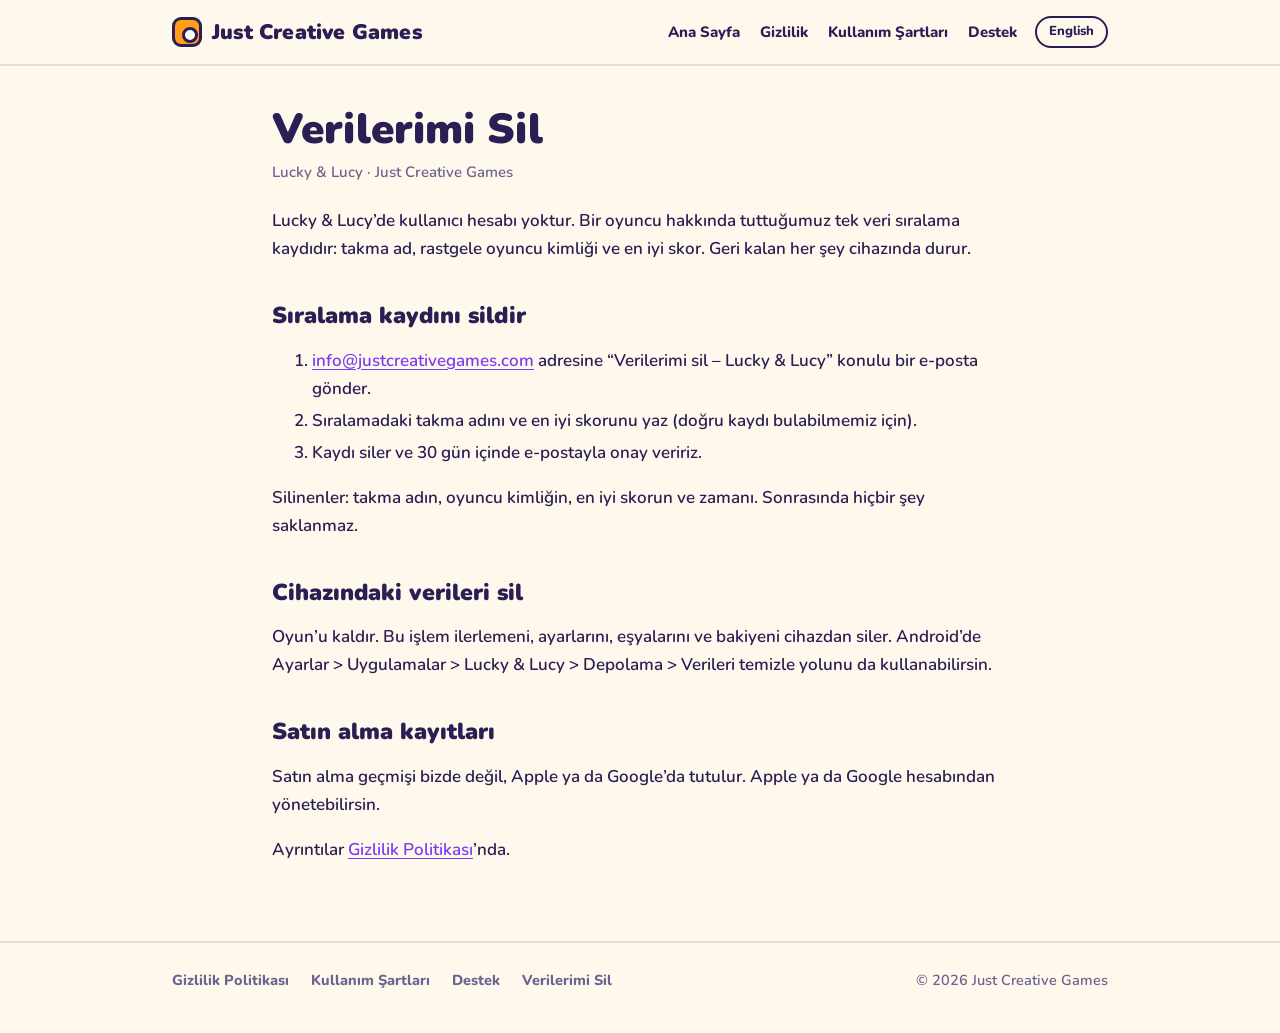
<file: veri-silme.html>
<!DOCTYPE html>
<html lang="tr">
<head>
<meta charset="utf-8">
<meta name="viewport" content="width=device-width, initial-scale=1">
<title>Verilerimi Sil – Lucky &amp; Lucy</title>
<meta name="description" content="Lucky &amp; Lucy verilerini nasıl sildirirsin.">
<link rel="alternate" hreflang="tr" href="https://www.justcreativegames.com/veri-silme.html">
<link rel="alternate" hreflang="en" href="https://www.justcreativegames.com/delete-data.html">
<link rel="icon" type="image/png" href="favicon.png">
<link rel="apple-touch-icon" href="assets/apple-touch-icon.png">
<link rel="stylesheet" href="style.css">
</head>
<body>
<header class="site"><div class="wrap"><a class="logo" href="tr.html"><i></i>Just Creative Games</a><nav aria-label="Ana menü"><a href="tr.html">Ana Sayfa</a><a href="gizlilik.html">Gizlilik</a><a href="kullanim-sartlari.html">Kullanım Şartları</a><a href="destek.html">Destek</a><a class="lang" href="delete-data.html" hreflang="en" lang="en">English</a></nav></div></header>
<main class="doc"><div class="wrap"><h1>Verilerimi Sil</h1><p class="meta">Lucky &amp; Lucy &middot; Just Creative Games</p>
<p>Lucky &amp; Lucy’de kullanıcı hesabı yoktur. Bir oyuncu hakkında tuttuğumuz tek veri sıralama kaydıdır: takma ad, rastgele oyuncu kimliği ve en iyi skor. Geri kalan her şey cihazında durur.</p>
<h2>Sıralama kaydını sildir</h2>
<ol><li><a href="mailto:info@justcreativegames.com">info@justcreativegames.com</a> adresine “Verilerimi sil – Lucky &amp; Lucy” konulu bir e-posta gönder.</li><li>Sıralamadaki takma adını ve en iyi skorunu yaz (doğru kaydı bulabilmemiz için).</li><li>Kaydı siler ve 30 gün içinde e-postayla onay veririz.</li></ol>
<p>Silinenler: takma adın, oyuncu kimliğin, en iyi skorun ve zamanı. Sonrasında hiçbir şey saklanmaz.</p>
<h2>Cihazındaki verileri sil</h2>
<p>Oyun’u kaldır. Bu işlem ilerlemeni, ayarlarını, eşyalarını ve bakiyeni cihazdan siler. Android’de Ayarlar &gt; Uygulamalar &gt; Lucky &amp; Lucy &gt; Depolama &gt; Verileri temizle yolunu da kullanabilirsin.</p>
<h2>Satın alma kayıtları</h2>
<p>Satın alma geçmişi bizde değil, Apple ya da Google’da tutulur. Apple ya da Google hesabından yönetebilirsin.</p>
<p>Ayrıntılar <a href="gizlilik.html">Gizlilik Politikası</a>’nda.</p></div></main>
<footer class="site"><div class="wrap"><a href="gizlilik.html">Gizlilik Politikası</a><a href="kullanim-sartlari.html">Kullanım Şartları</a><a href="destek.html">Destek</a><a href="veri-silme.html">Verilerimi Sil</a><span class="copy">&copy; 2026 Just Creative Games</span></div></footer>
</body>
</html>
</file>
<file: style.css>
@font-face{font-family:"Nunito";src:url("assets/Nunito.ttf") format("truetype");font-weight:200 1000;font-display:swap}
@font-face{font-family:"Nunito Black";src:url("assets/Nunito-Black.ttf") format("truetype");font-weight:900;font-display:swap}
:root{--ink:#2a1f55;--soft:#6b6390;--bg:#fff8ec;--card:#ffffff;--line:#eadfce;--brand:#ff9f1c;--brand-d:#d97a00;--grass:#58b947;--sky:#bfe6ff}
*{box-sizing:border-box}
html{-webkit-text-size-adjust:100%}
body{margin:0;font-family:"Nunito",system-ui,-apple-system,"Segoe UI",Roboto,sans-serif;font-weight:600;color:var(--ink);background:var(--bg);line-height:1.65;font-size:17px}
a{color:#7a3df0;text-underline-offset:3px}
a:hover{color:var(--brand-d)}
.wrap{max-width:980px;margin:0 auto;padding:0 22px}
header.site{position:sticky;top:0;z-index:5;background:rgba(255,248,236,.92);backdrop-filter:blur(8px);border-bottom:2px solid var(--line)}
header.site .wrap{display:flex;align-items:center;gap:18px;min-height:64px;flex-wrap:wrap}
.logo{font-family:"Nunito Black","Nunito",sans-serif;font-weight:900;font-size:21px;letter-spacing:.2px;color:var(--ink);text-decoration:none;display:flex;align-items:center;gap:10px}
.logo i{display:inline-block;width:30px;height:30px;border-radius:9px;background:var(--brand);border:3px solid var(--ink);position:relative}
.logo i:after{content:"";position:absolute;left:7px;top:7px;width:10px;height:10px;border-radius:50%;background:#fff;border:3px solid var(--ink)}
nav{margin-left:auto;display:flex;gap:4px 16px;flex-wrap:wrap;align-items:center}
nav a{color:var(--ink);text-decoration:none;font-weight:800;font-size:15px;padding:6px 2px}
nav a:hover,nav a[aria-current="page"]{color:var(--brand-d)}
nav a.lang{border:2px solid var(--ink);border-radius:999px;padding:3px 12px;font-size:13px}
.hero{background:linear-gradient(180deg,var(--sky) 0%,#e9f7ff 55%,var(--bg) 100%);padding:54px 0 30px}
.hero .wrap{display:grid;grid-template-columns:1.05fr .95fr;gap:36px;align-items:center}
h1,h2,h3{font-family:"Nunito Black","Nunito",sans-serif;font-weight:900;line-height:1.15;margin:0}
.hero h1{font-size:clamp(34px,5.4vw,56px);letter-spacing:-.5px}
.hero p.lead{font-size:20px;color:#3f3570;margin:16px 0 24px;max-width:30em}
.tag{display:inline-block;background:#fff;border:2px solid var(--ink);border-radius:999px;padding:3px 14px;font-weight:800;font-size:13px;margin-bottom:14px}
.btns{display:flex;gap:12px;flex-wrap:wrap}
.btn{display:inline-block;font-family:"Nunito Black","Nunito",sans-serif;font-weight:900;text-decoration:none;color:#fff;background:var(--brand);border:3px solid var(--ink);border-radius:16px;padding:11px 22px;box-shadow:0 5px 0 var(--ink);font-size:17px}
.btn:hover{color:#fff;transform:translateY(1px);box-shadow:0 4px 0 var(--ink)}
.btn.ghost{background:#fff;color:var(--ink)}
.btn.ghost:hover{color:var(--ink)}
.soon{font-size:14px;color:var(--soft);margin-top:12px}
.heroimg{position:relative}
.heroimg img{width:100%;height:auto;display:block;border-radius:26%;border:4px solid var(--ink);box-shadow:0 10px 0 var(--ink);max-width:380px;margin:0 auto}
section{padding:46px 0}
section h2{font-size:clamp(26px,3.6vw,36px);margin-bottom:8px}
section p.sub{color:var(--soft);margin:0 0 26px;max-width:42em}
.grid{display:grid;grid-template-columns:repeat(3,1fr);gap:16px}
.feat{background:var(--card);border:3px solid var(--ink);border-radius:20px;padding:18px 18px 16px;box-shadow:0 5px 0 var(--ink)}
.feat h3{font-size:19px;margin-bottom:4px}
.feat p{margin:0;color:#4a4178;font-size:15.5px;line-height:1.5}
.shots{display:grid;grid-template-columns:repeat(2,1fr);gap:16px}
.shots img{width:100%;height:auto;display:block;border-radius:18px;border:3px solid var(--ink)}
.band{background:var(--grass);color:#fff;border-top:3px solid var(--ink);border-bottom:3px solid var(--ink)}
.band h2{color:#fff}
.band p{margin:6px 0 0;max-width:44em}
.band a{color:#fff}
main.doc{padding:40px 0 60px}
main.doc .wrap{max-width:780px}
main.doc h1{font-size:clamp(30px,4.6vw,42px);margin-bottom:6px}
main.doc .meta{color:var(--soft);font-size:15px;margin:0 0 22px}
main.doc h2{font-size:23px;margin:34px 0 8px;padding-top:6px}
main.doc h3{font-size:18px;margin:20px 0 4px}
main.doc p,main.doc li{font-weight:600}
main.doc ul{padding-left:22px;margin:8px 0 12px}
main.doc li{margin:4px 0}
.box{background:#fff;border:3px solid var(--ink);border-radius:18px;padding:16px 20px;margin:18px 0;box-shadow:0 4px 0 var(--ink)}
.box p{margin:6px 0}
table{border-collapse:collapse;width:100%;margin:12px 0 18px;font-size:15.5px;background:#fff;border:2px solid var(--ink);border-radius:12px;overflow:hidden}
th,td{text-align:left;padding:9px 12px;border-bottom:1px solid var(--line);vertical-align:top}
th{background:#fff1d6;font-weight:900}
tr:last-child td{border-bottom:0}
.tablewrap{overflow-x:auto}
footer.site{border-top:2px solid var(--line);padding:26px 0 40px;color:var(--soft);font-size:14.5px}
footer.site .wrap{display:flex;gap:10px 22px;flex-wrap:wrap;align-items:center}
footer.site a{color:var(--soft);font-weight:800;text-decoration:none}
footer.site a:hover{color:var(--brand-d)}
footer.site .copy{margin-left:auto}
a:focus-visible,.btn:focus-visible{outline:3px solid #7a3df0;outline-offset:3px;border-radius:8px}
@media (max-width:760px){
 .hero .wrap{grid-template-columns:1fr;gap:26px}
 .heroimg{order:-1}.heroimg img{max-width:220px}
 .grid{grid-template-columns:1fr}.shots{grid-template-columns:1fr}
 nav{margin-left:0;width:100%;padding-bottom:8px}
 footer.site .copy{margin-left:0;width:100%}
}
@media (prefers-reduced-motion:reduce){.btn:hover{transform:none}}
</file>
<file: home.css>
@font-face{font-family:"Caveat";src:url("assets/caveat-700.woff2") format("woff2");font-weight:700;font-display:swap;unicode-range:U+0000-00FF,U+0131,U+0152-0153,U+02C6,U+02DA,U+02DC,U+2000-206F}
@font-face{font-family:"Caveat";src:url("assets/caveat-ext-700.woff2") format("woff2");font-weight:700;font-display:swap;unicode-range:U+0100-0130,U+0132-0151,U+0154-02BA,U+1E00-1EFF}
html{scroll-behavior:smooth}
body.home{background:#fbf8f3;overflow-x:hidden}
body.home header.site{position:absolute;left:0;right:0;top:0;background:transparent;border:0;backdrop-filter:none;z-index:10}
body.home header.site .wrap{max-width:1180px;min-height:76px}
body.home .logo{color:#fff;font-size:19px}
body.home .logo i{background:#ff7a00;border-color:#fff}body.home .logo i:after{border-color:#fff;background:#140f33}
body.home nav a{color:#d9d4f5;font-size:15px}
body.home nav a:hover{color:#fff}
body.home nav a.lang{border-color:rgba(255,255,255,.55);color:#fff}
.hand{font-family:"Caveat",cursive;font-weight:700}
.wrap2{max-width:1180px;margin:0 auto;padding:0 24px}

/* ---------- HERO ---------- */
.hero2{position:relative;min-height:100vh;min-height:100svh;overflow:hidden;display:flex;flex-direction:column;align-items:center;justify-content:center;padding:110px 0 90px;color:#fff;--mx:0;--my:0;
 background:radial-gradient(900px 600px at 78% 12%,rgba(123,92,255,.42),transparent 62%),radial-gradient(800px 560px at 12% 88%,rgba(255,122,0,.26),transparent 60%),linear-gradient(160deg,#1b1446 0%,#120d30 55%,#0c0822 100%)}
.hero2:before{content:"";position:absolute;inset:-2px;background-image:linear-gradient(rgba(255,255,255,.05) 1px,transparent 1px),linear-gradient(90deg,rgba(255,255,255,.05) 1px,transparent 1px);background-size:56px 56px;
 -webkit-mask:radial-gradient(ellipse at 50% 45%,#000 10%,transparent 72%);mask:radial-gradient(ellipse at 50% 45%,#000 10%,transparent 72%)}
.shape{position:absolute;width:var(--s,90px);height:var(--s,90px);left:var(--x);top:var(--y);opacity:var(--o,.95);filter:blur(var(--bl,0px));
 transform:translate(calc(var(--mx)*var(--d,14px)),calc(var(--my)*var(--d,14px)));transition:transform .5s cubic-bezier(.2,.8,.2,1)}
.shape svg{display:block;width:100%;height:100%;overflow:visible;animation:floaty var(--t,9s) ease-in-out infinite;animation-delay:var(--dl,0s)}
.shape svg *{fill:none;stroke:var(--c);stroke-width:9;stroke-linecap:round;stroke-linejoin:round;filter:drop-shadow(0 0 14px var(--c))}
.title{position:relative;z-index:3;margin:0;padding:0 16px;text-align:center;line-height:0;display:flex;flex-wrap:wrap;justify-content:center;gap:0 clamp(8px,2vw,30px);transform:rotate(-3deg)}
.title .w{height:clamp(84px,15.5vw,214px);width:auto;overflow:visible;color:#fff;filter:drop-shadow(0 8px 26px rgba(0,0,0,.45))}
.title .w.o{color:#ff8a1f}
.title path{fill:currentColor;fill-opacity:0;stroke:currentColor;stroke-width:9;stroke-linejoin:round;stroke-linecap:round;stroke-dasharray:1;stroke-dashoffset:1;
 animation:ink .85s cubic-bezier(.5,0,.3,1) forwards,fillin .45s ease-out forwards;animation-delay:calc(.3s + var(--i)*.085s),calc(.8s + var(--i)*.085s)}
.swoosh{position:relative;z-index:3;width:min(520px,70vw);height:auto;margin-top:clamp(-22px,-1.6vw,-8px);overflow:visible}
.swoosh path{fill:none;stroke:#ff8a1f;stroke-width:8;stroke-linecap:round;stroke-dasharray:1;stroke-dashoffset:1;animation:ink .7s ease-out 2.05s forwards}
.tagline{position:relative;z-index:3;font-size:clamp(18px,2.2vw,24px);font-weight:700;color:#cfc9ee;margin:26px 24px 0;text-align:center;max-width:30em;line-height:1.5;opacity:0;animation:rise .7s ease-out 2.4s forwards}
.hbtns{position:relative;z-index:3;display:flex;gap:14px;flex-wrap:wrap;justify-content:center;margin-top:30px;opacity:0;animation:rise .7s ease-out 2.65s forwards}
.pill{display:inline-block;font-family:"Nunito Black","Nunito",sans-serif;font-weight:900;font-size:17px;text-decoration:none;border-radius:999px;padding:13px 30px;transition:transform .2s,box-shadow .2s,background .2s}
.pill.p1{background:#ff7a00;color:#fff;box-shadow:0 10px 30px rgba(255,122,0,.4)}
.pill.p1:hover{color:#fff;transform:translateY(-2px);box-shadow:0 14px 36px rgba(255,122,0,.55)}
.pill.p2{color:#fff;border:2px solid rgba(255,255,255,.4)}
.pill.p2:hover{color:#fff;background:rgba(255,255,255,.1);border-color:#fff}
.scroll{position:absolute;z-index:4;left:50%;bottom:26px;width:26px;height:42px;margin-left:-13px;border:2px solid rgba(255,255,255,.55);border-radius:14px;opacity:0;animation:rise .6s ease-out 3.1s forwards}
.scroll:after{content:"";position:absolute;left:50%;top:8px;width:4px;height:8px;margin-left:-2px;border-radius:2px;background:#fff;animation:wheel 1.8s ease-in-out infinite}

/* ---------- BÖLÜMLER ---------- */
.sec{padding:clamp(64px,9vw,120px) 0}
.eyebrow{display:inline-flex;align-items:center;gap:10px;font-weight:900;font-size:13px;letter-spacing:2.2px;text-transform:uppercase;color:#ff7a00}
.eyebrow:before{content:"";width:28px;height:3px;border-radius:2px;background:#ff7a00}
.sec h2{font-size:clamp(34px,5vw,56px);letter-spacing:-1px;margin:12px 0 0;color:#17123a}
.sec p.sub{font-size:clamp(17px,1.8vw,20px);color:#5d577d;max-width:38em;margin:14px 0 0}
.gamecard{margin-top:clamp(34px,5vw,56px);background:#fff;border-radius:32px;box-shadow:0 30px 80px -30px rgba(23,18,58,.35),0 0 0 1px rgba(23,18,58,.06);display:grid;grid-template-columns:1.25fr 1fr;overflow:hidden}
.gal{background:#120d30;padding:18px;display:flex;flex-direction:column;justify-content:center;gap:12px;min-width:0}
.gal .main{position:relative;border-radius:18px;overflow:hidden;aspect-ratio:16/9;background:#000}
.gal .main img{position:absolute;inset:0;width:100%;height:100%;object-fit:cover;opacity:0;transition:opacity .5s}
.gal .main img.on{opacity:1}
.thumbs{display:grid;grid-template-columns:repeat(4,1fr);gap:10px}
.thumbs button{padding:0;border:0;background:none;border-radius:12px;overflow:hidden;cursor:pointer;opacity:.5;outline:2px solid transparent;outline-offset:2px;transition:opacity .2s,outline-color .2s,transform .2s;aspect-ratio:16/9}
.thumbs button img{display:block;width:100%;height:100%;object-fit:cover}
.thumbs button:hover{opacity:.85;transform:translateY(-2px)}
.thumbs button[aria-pressed="true"]{opacity:1;outline-color:#ff8a1f}
.ginfo{padding:clamp(24px,3.4vw,44px);display:flex;flex-direction:column}
.gtop{display:flex;gap:16px;align-items:center}
.gtop img{width:84px;height:84px;border-radius:22%;box-shadow:0 10px 24px -8px rgba(23,18,58,.5)}
.gtop h3{font-size:clamp(28px,3vw,38px);letter-spacing:-.5px;color:#17123a}
.status{display:inline-flex;align-items:center;gap:7px;font-size:12.5px;font-weight:900;letter-spacing:1px;text-transform:uppercase;color:#0f8f6c;background:#dff8ee;border-radius:999px;padding:3px 12px;margin-bottom:6px}
.status:before{content:"";width:8px;height:8px;border-radius:50%;background:#16c08f;animation:pulse 1.8s ease-in-out infinite}
.ginfo p{margin:18px 0 0;color:#4a4470;font-size:17px}
.tags{display:flex;flex-wrap:wrap;gap:8px;margin:18px 0 0;padding:0;list-style:none}
.tags li{font-size:13.5px;font-weight:800;color:#3b3566;background:#f1eefc;border-radius:999px;padding:4px 13px}
.specs{display:grid;grid-template-columns:1fr 1fr;gap:14px 18px;margin:22px 0 0;padding:20px 0 0;border-top:1px solid #ece8f6}
.specs dt{font-size:12px;font-weight:900;letter-spacing:1.4px;text-transform:uppercase;color:#9a94b8}
.specs dd{margin:1px 0 0;font-weight:800;color:#17123a;font-size:15.5px;line-height:1.35}
.stores{display:flex;gap:10px;flex-wrap:wrap;margin-top:auto;padding-top:26px}
.badge{display:inline-flex;flex-direction:column;justify-content:center;background:#17123a;color:#fff;border-radius:14px;padding:8px 20px;min-width:150px;line-height:1.15}
.badge small{font-size:11px;font-weight:800;opacity:.7;text-transform:uppercase;letter-spacing:.8px}
.badge b{font-family:"Nunito Black","Nunito",sans-serif;font-size:18px}
.next{margin-top:26px;border:2px dashed #cfc8ea;border-radius:32px;padding:clamp(26px,4vw,44px);display:flex;align-items:center;gap:26px;flex-wrap:wrap;color:#5d577d}
.next .mini{display:flex;gap:12px}
.next .mini svg{width:38px;height:38px;overflow:visible;animation:floaty 6s ease-in-out infinite}
.next .mini svg *{fill:none;stroke:var(--c);stroke-width:11;stroke-linecap:round;stroke-linejoin:round}
.next h3{font-size:24px;color:#17123a}.next p{margin:4px 0 0;max-width:34em}
.studio{background:#fff;border-top:1px solid #eee9f7;border-bottom:1px solid #eee9f7}
.pillars{display:grid;grid-template-columns:repeat(3,1fr);gap:22px;margin-top:clamp(34px,5vw,56px)}
.pillar{background:#fbf8f3;border-radius:24px;padding:28px 26px;transition:transform .3s,box-shadow .3s}
.pillar:hover{transform:translateY(-6px);box-shadow:0 24px 50px -24px rgba(23,18,58,.35)}
.pillar svg{width:46px;height:46px;overflow:visible}
.pillar svg *{fill:none;stroke:var(--c);stroke-width:10;stroke-linecap:round;stroke-linejoin:round}
.pillar h3{font-size:22px;margin:16px 0 6px;color:#17123a}.pillar p{margin:0;color:#5d577d;font-size:16px}
.contact{background:linear-gradient(160deg,#1b1446,#0c0822);color:#fff;text-align:center;position:relative;overflow:hidden}
.contact h2{color:#fff;font-family:"Caveat",cursive;font-size:clamp(46px,7vw,84px);letter-spacing:0}
.contact p{color:#cfc9ee;font-size:19px;margin:10px auto 0;max-width:32em}
.contact a.mail{display:inline-block;margin-top:22px;font-family:"Nunito Black","Nunito",sans-serif;font-size:clamp(20px,3vw,30px);color:#ff8a1f;text-decoration:none;border-bottom:3px solid rgba(255,138,31,.4)}
.contact a.mail:hover{color:#fff;border-color:#fff}
.contact .links{display:flex;gap:10px 26px;justify-content:center;flex-wrap:wrap;margin-top:34px}
.contact .links a{color:#cfc9ee;font-weight:800;text-decoration:none}.contact .links a:hover{color:#fff}
body.home footer.site{background:#0c0822;border-top:1px solid rgba(255,255,255,.08);color:#8f89b3}
body.home footer.site a{color:#8f89b3}
.rv{opacity:0;transform:translateY(34px);transition:opacity .7s ease-out,transform .7s cubic-bezier(.2,1,.3,1);transition-delay:calc(var(--n,0)*100ms)}
.rv.in{opacity:1;transform:none}
.pillar.rv.in:hover{transform:translateY(-6px);transition-delay:0s}

@keyframes ink{to{stroke-dashoffset:0}}
@keyframes fillin{to{fill-opacity:1}}
@keyframes rise{from{opacity:0;transform:translateY(16px)}to{opacity:1;transform:none}}
@keyframes floaty{0%,100%{transform:translateY(0) rotate(var(--r0,-8deg))}50%{transform:translateY(-22px) rotate(var(--r1,10deg))}}
@keyframes wheel{0%{transform:translateY(0);opacity:1}70%{transform:translateY(14px);opacity:0}100%{transform:translateY(0);opacity:0}}
@keyframes pulse{0%,100%{box-shadow:0 0 0 0 rgba(22,192,143,.5)}50%{box-shadow:0 0 0 6px rgba(22,192,143,0)}}
@media (max-width:900px){.gamecard{grid-template-columns:1fr}.pillars{grid-template-columns:1fr}.shape.hm{display:none}}
@media (max-width:640px){body.home nav{width:auto;margin-left:auto;padding:0}body.home nav a:not(.lang){display:none}.specs{grid-template-columns:1fr 1fr}.shape{width:calc(var(--s)*.62);height:calc(var(--s)*.62)}.hero2 .shape:nth-child(3){top:80%}.hero2 .shape:nth-child(4){top:79%}}
@media (prefers-reduced-motion:reduce){
 html{scroll-behavior:auto}
 .hero2 *,.next *,.status:before{animation:none!important;transition:none!important}
 .title path{fill-opacity:1;stroke-dashoffset:0}.swoosh path{stroke-dashoffset:0}.tagline,.hbtns,.scroll{opacity:1}.rv{opacity:1;transform:none}
}
</file>
